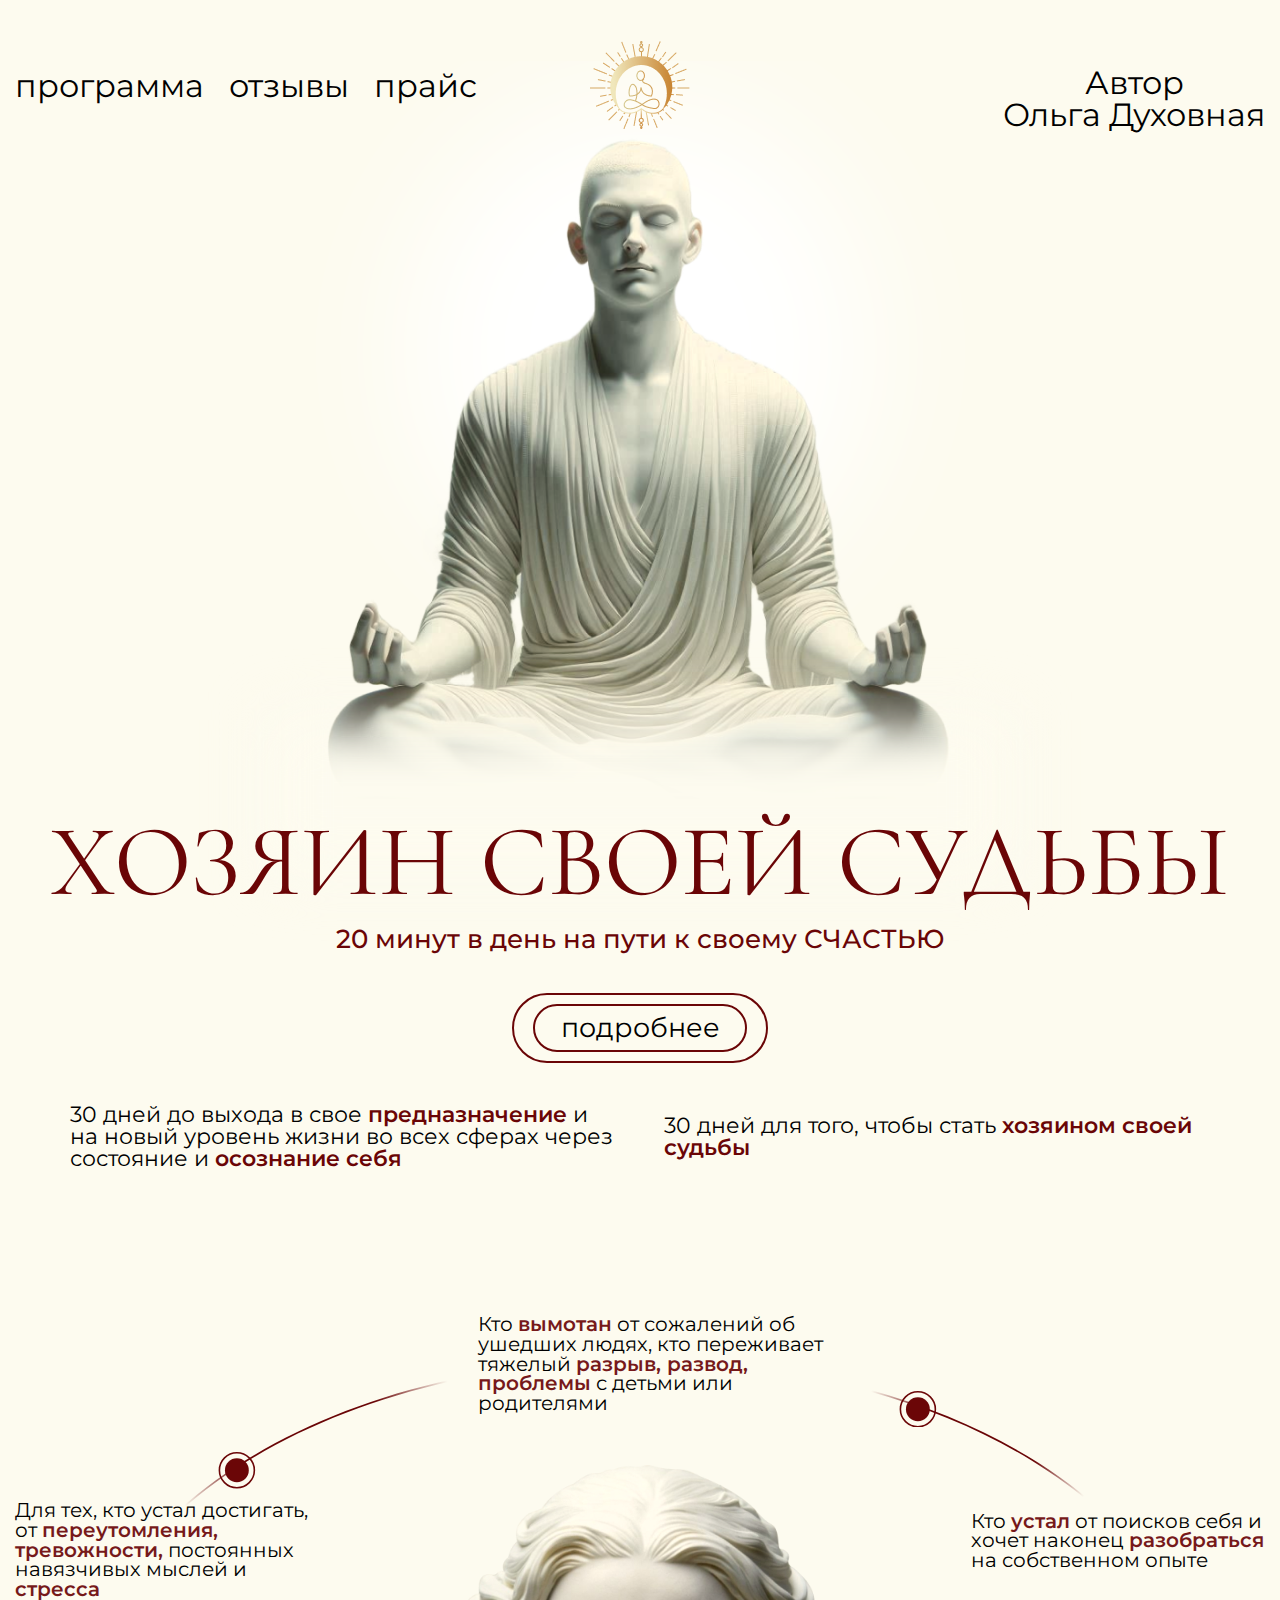
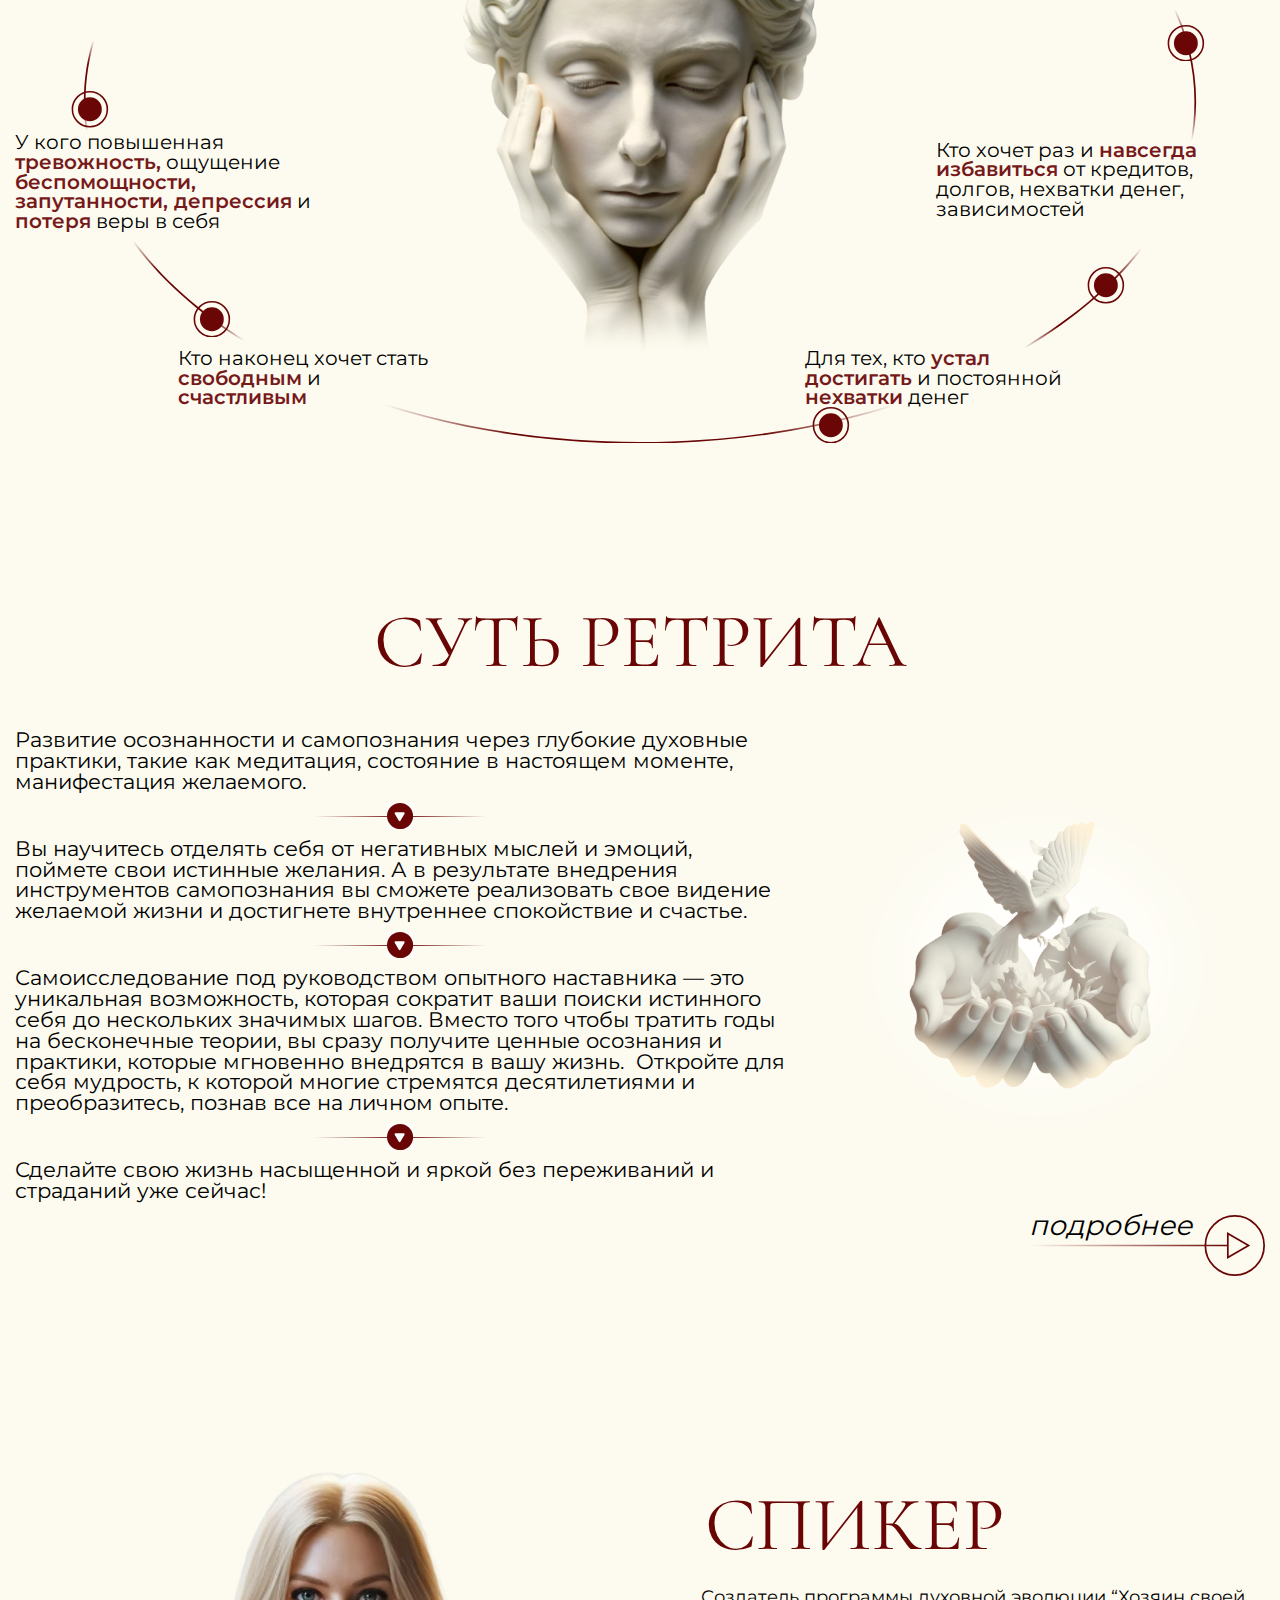
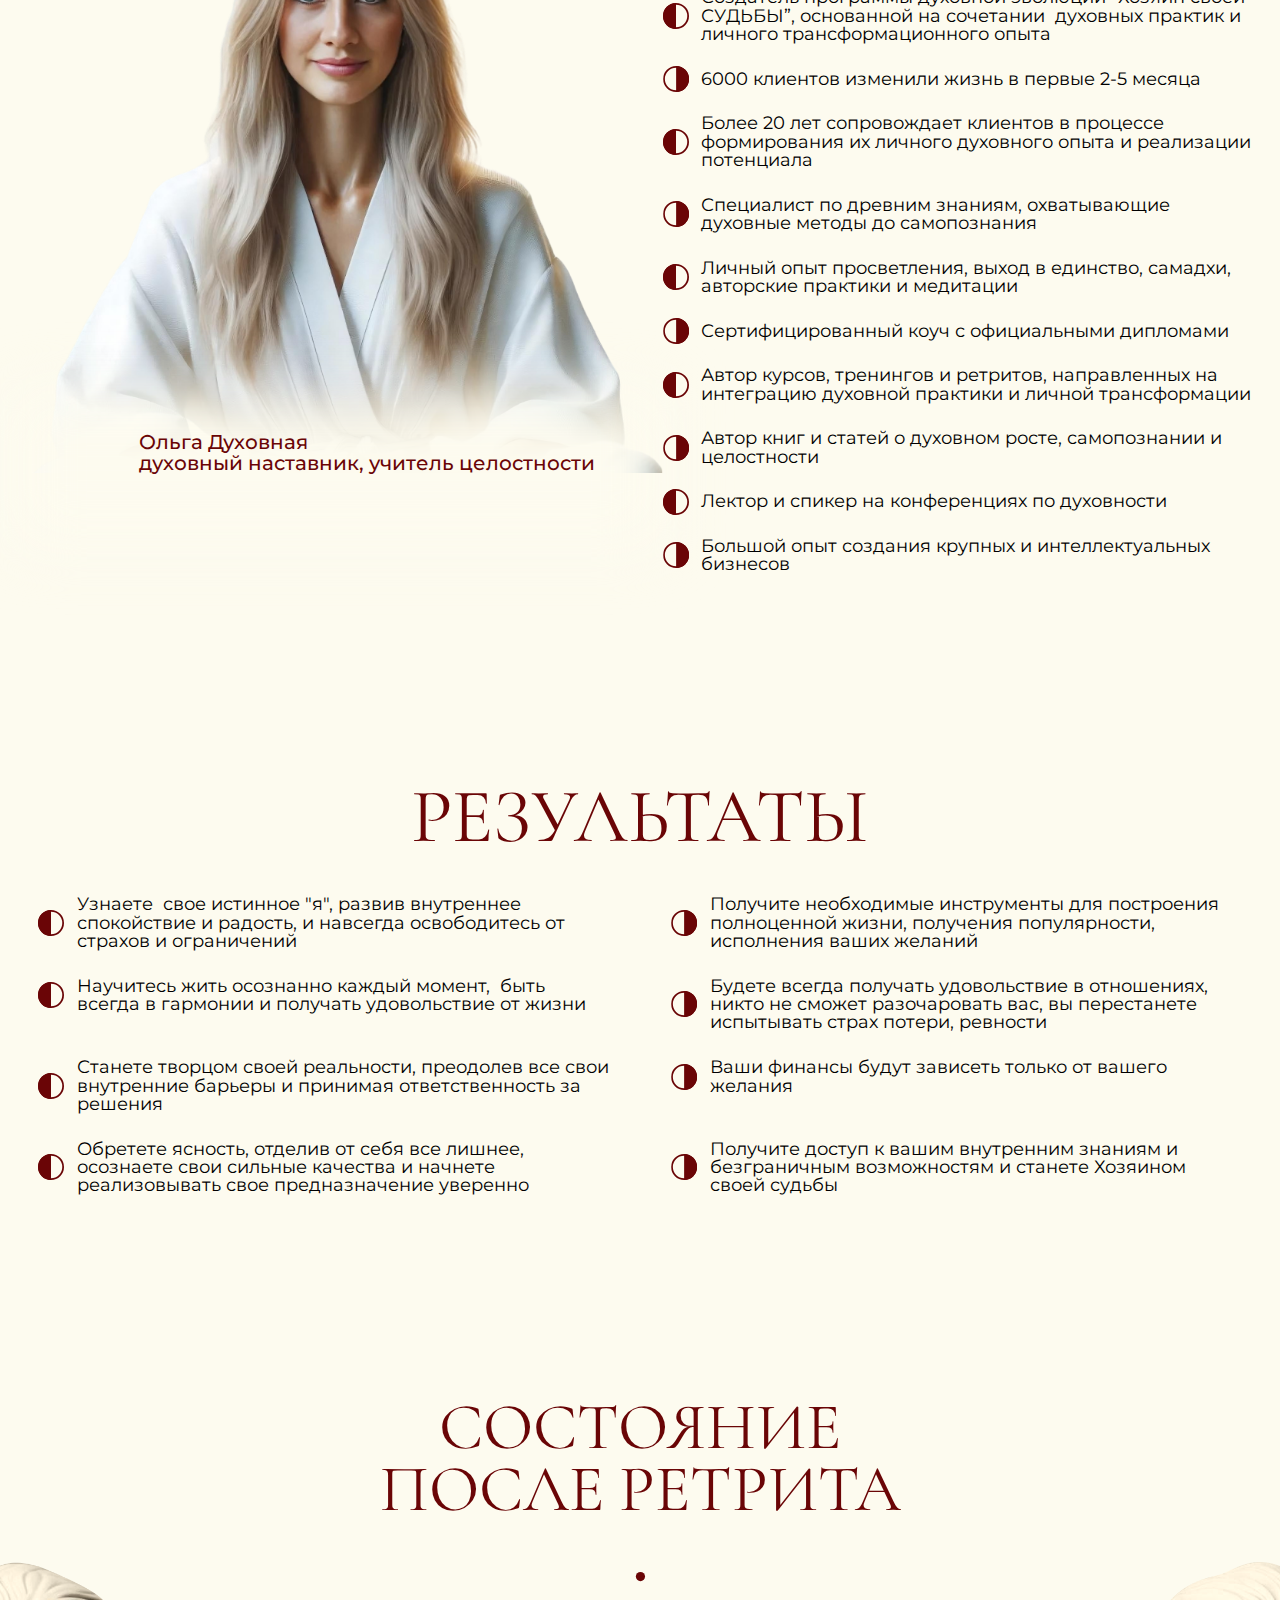
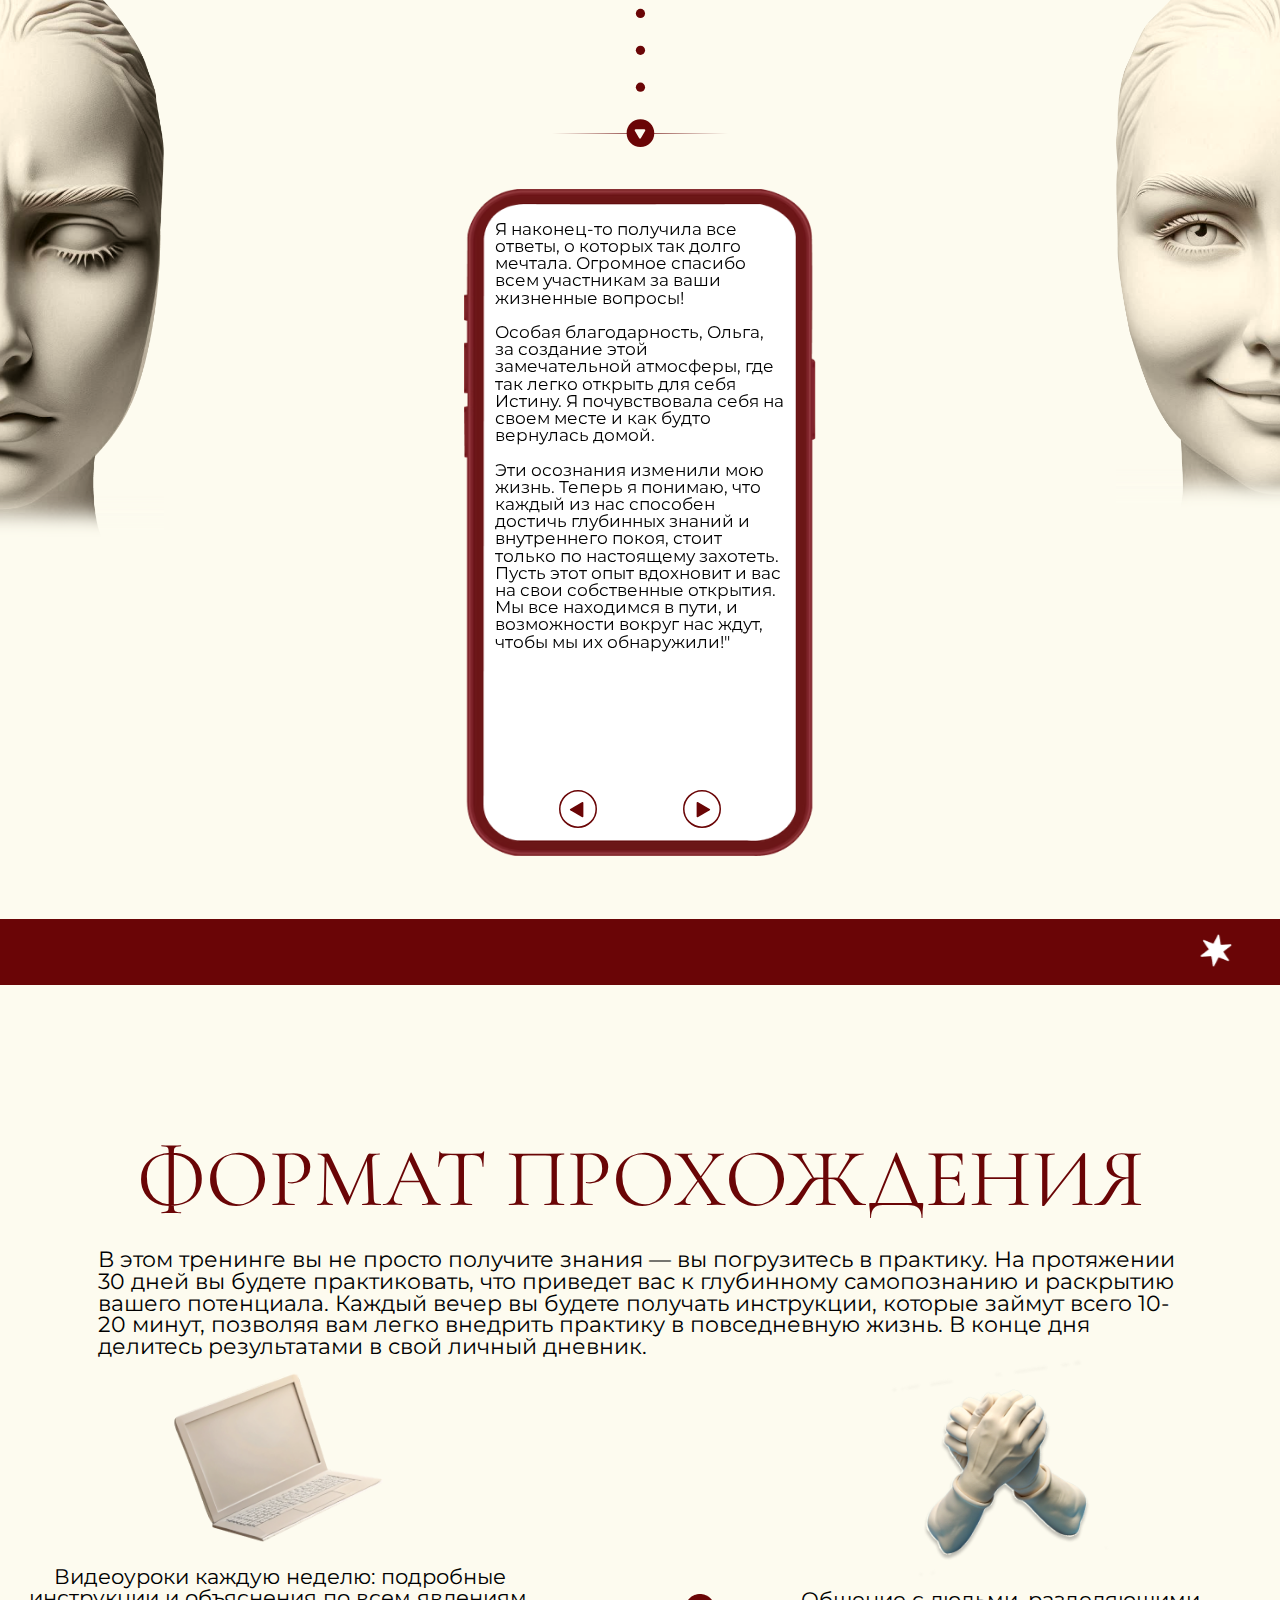
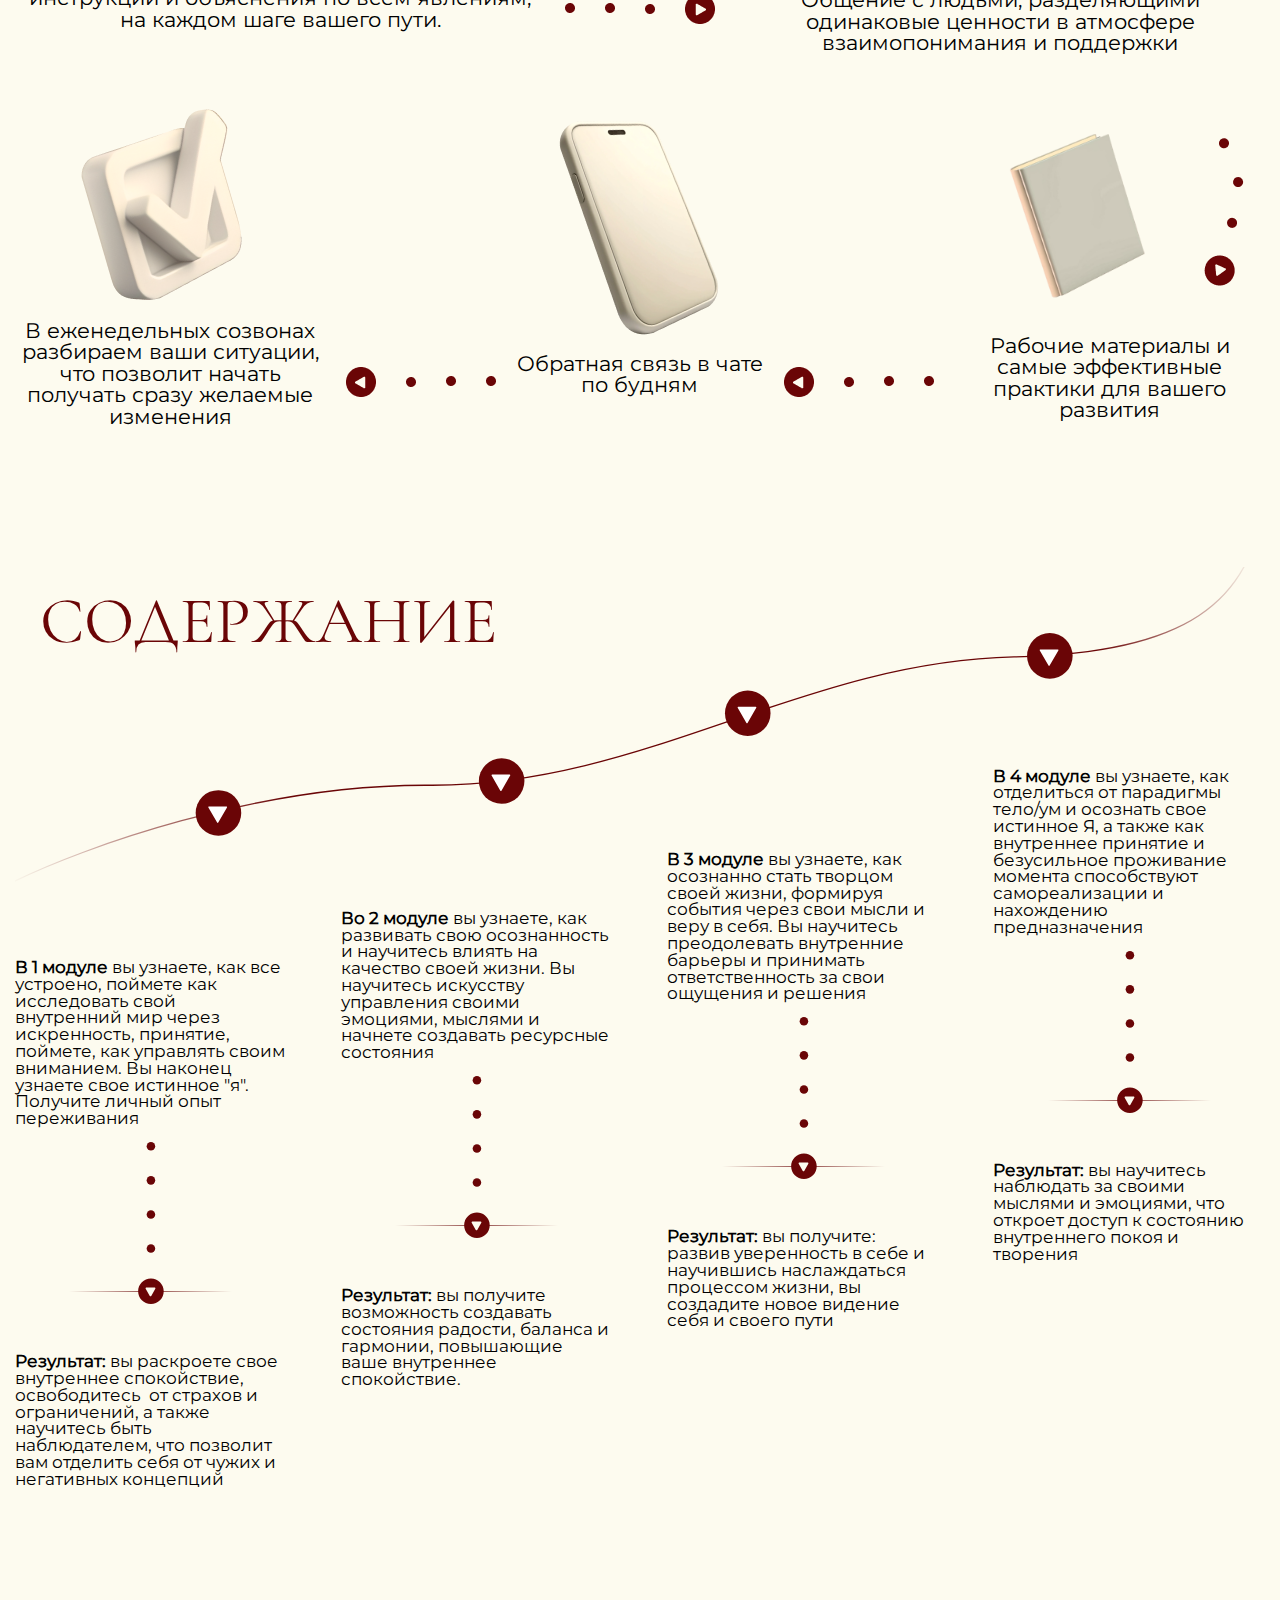
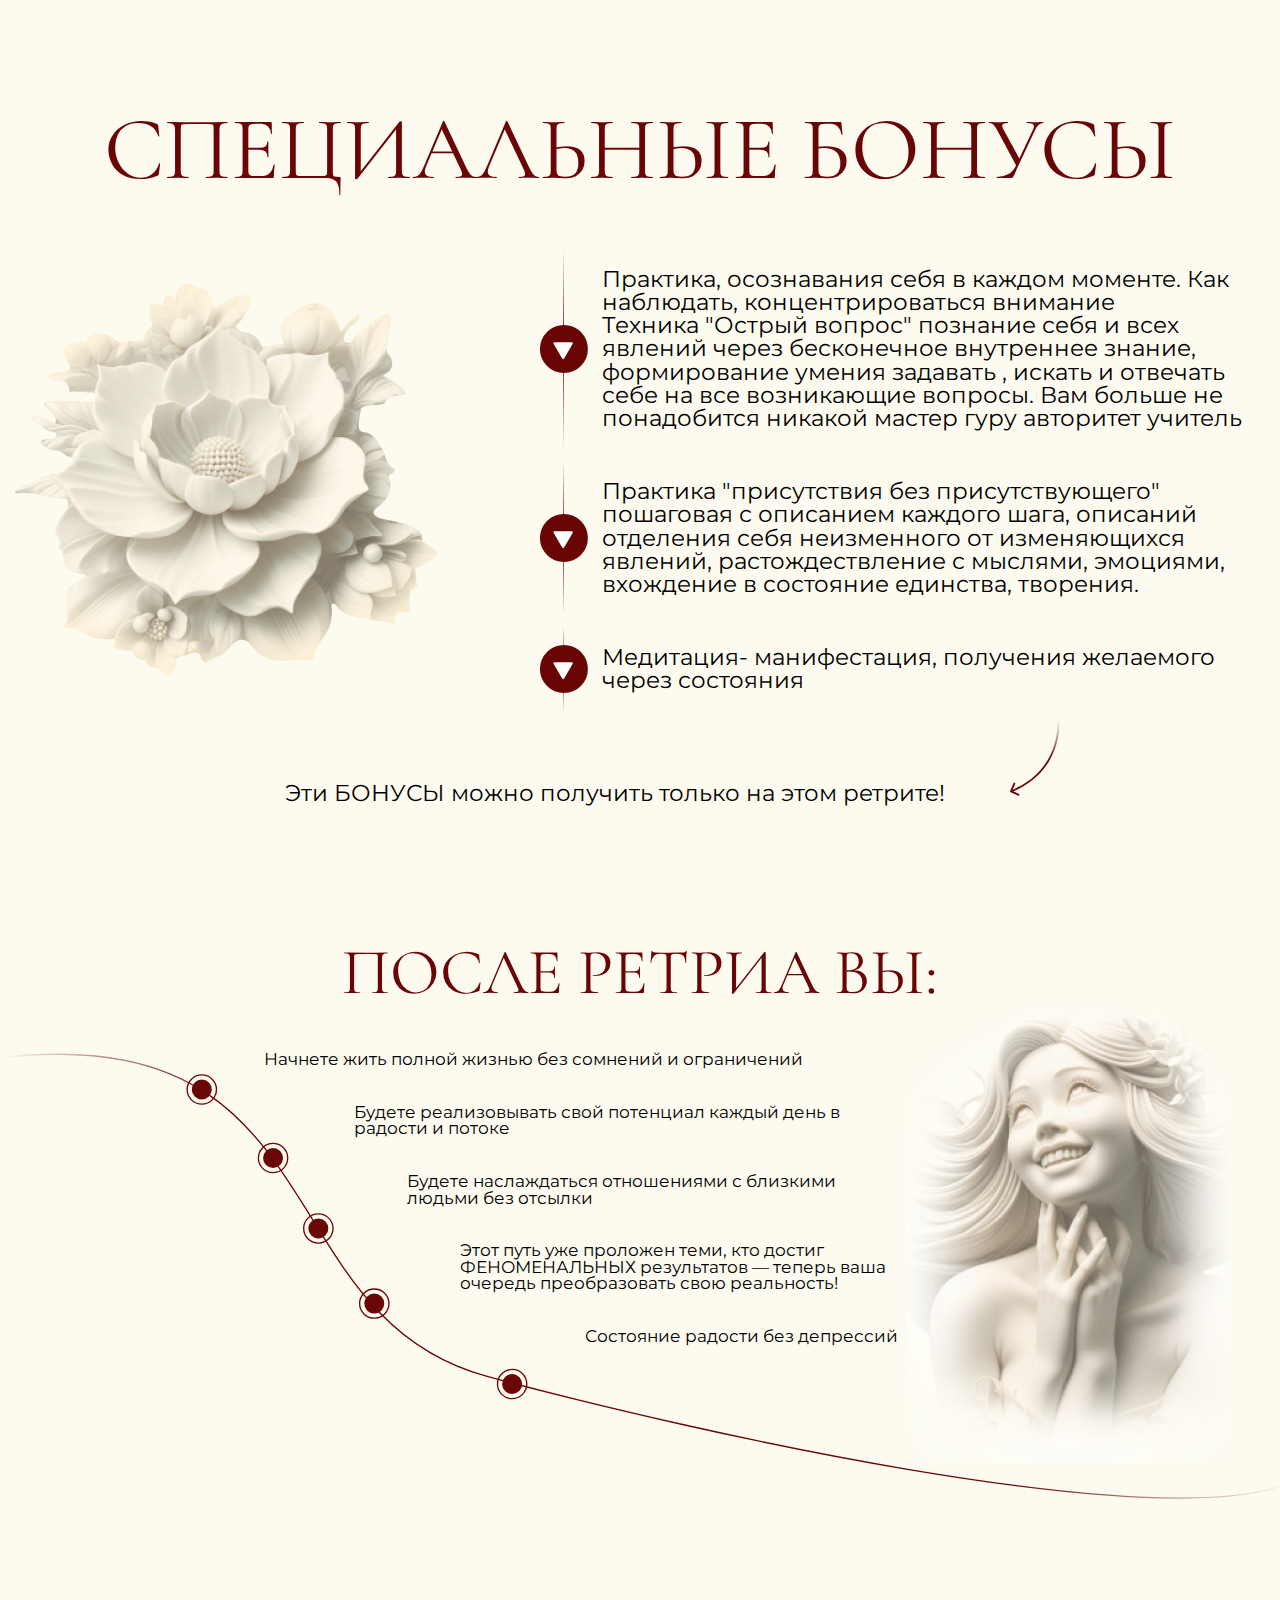
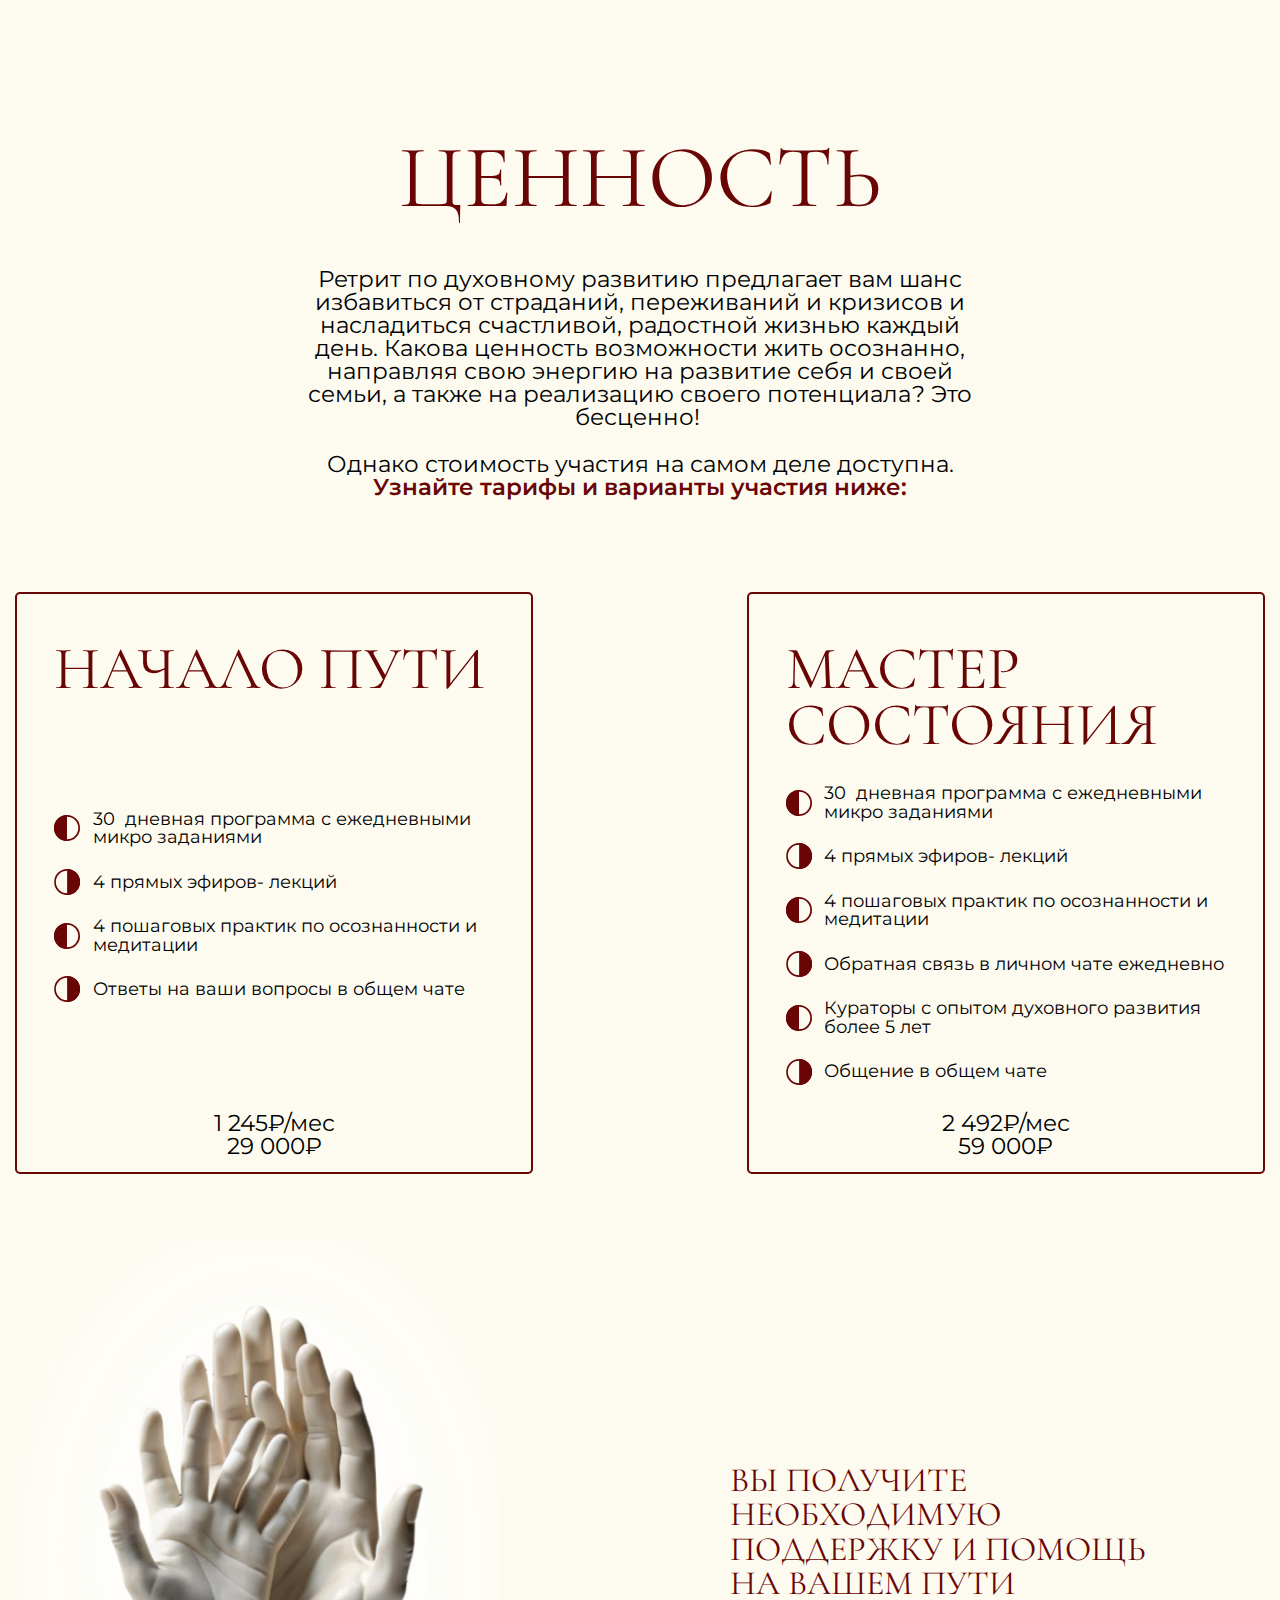
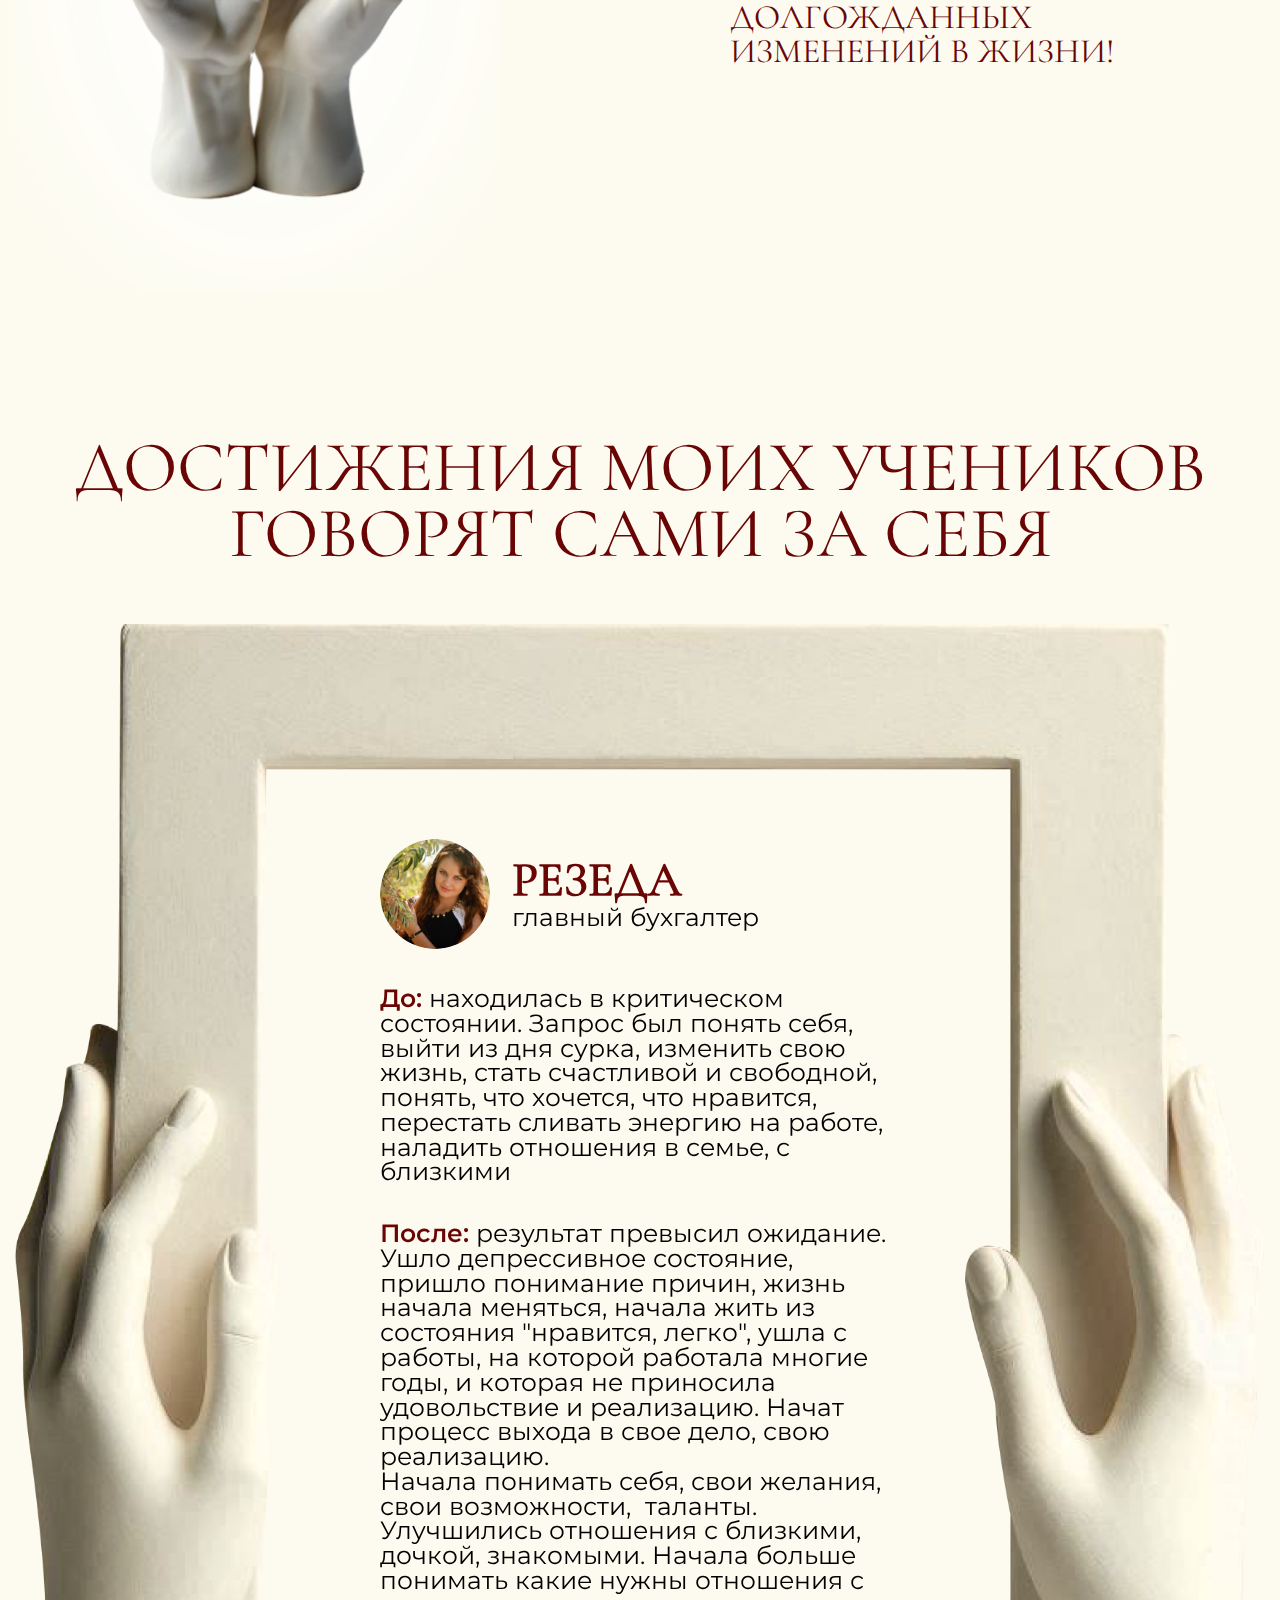
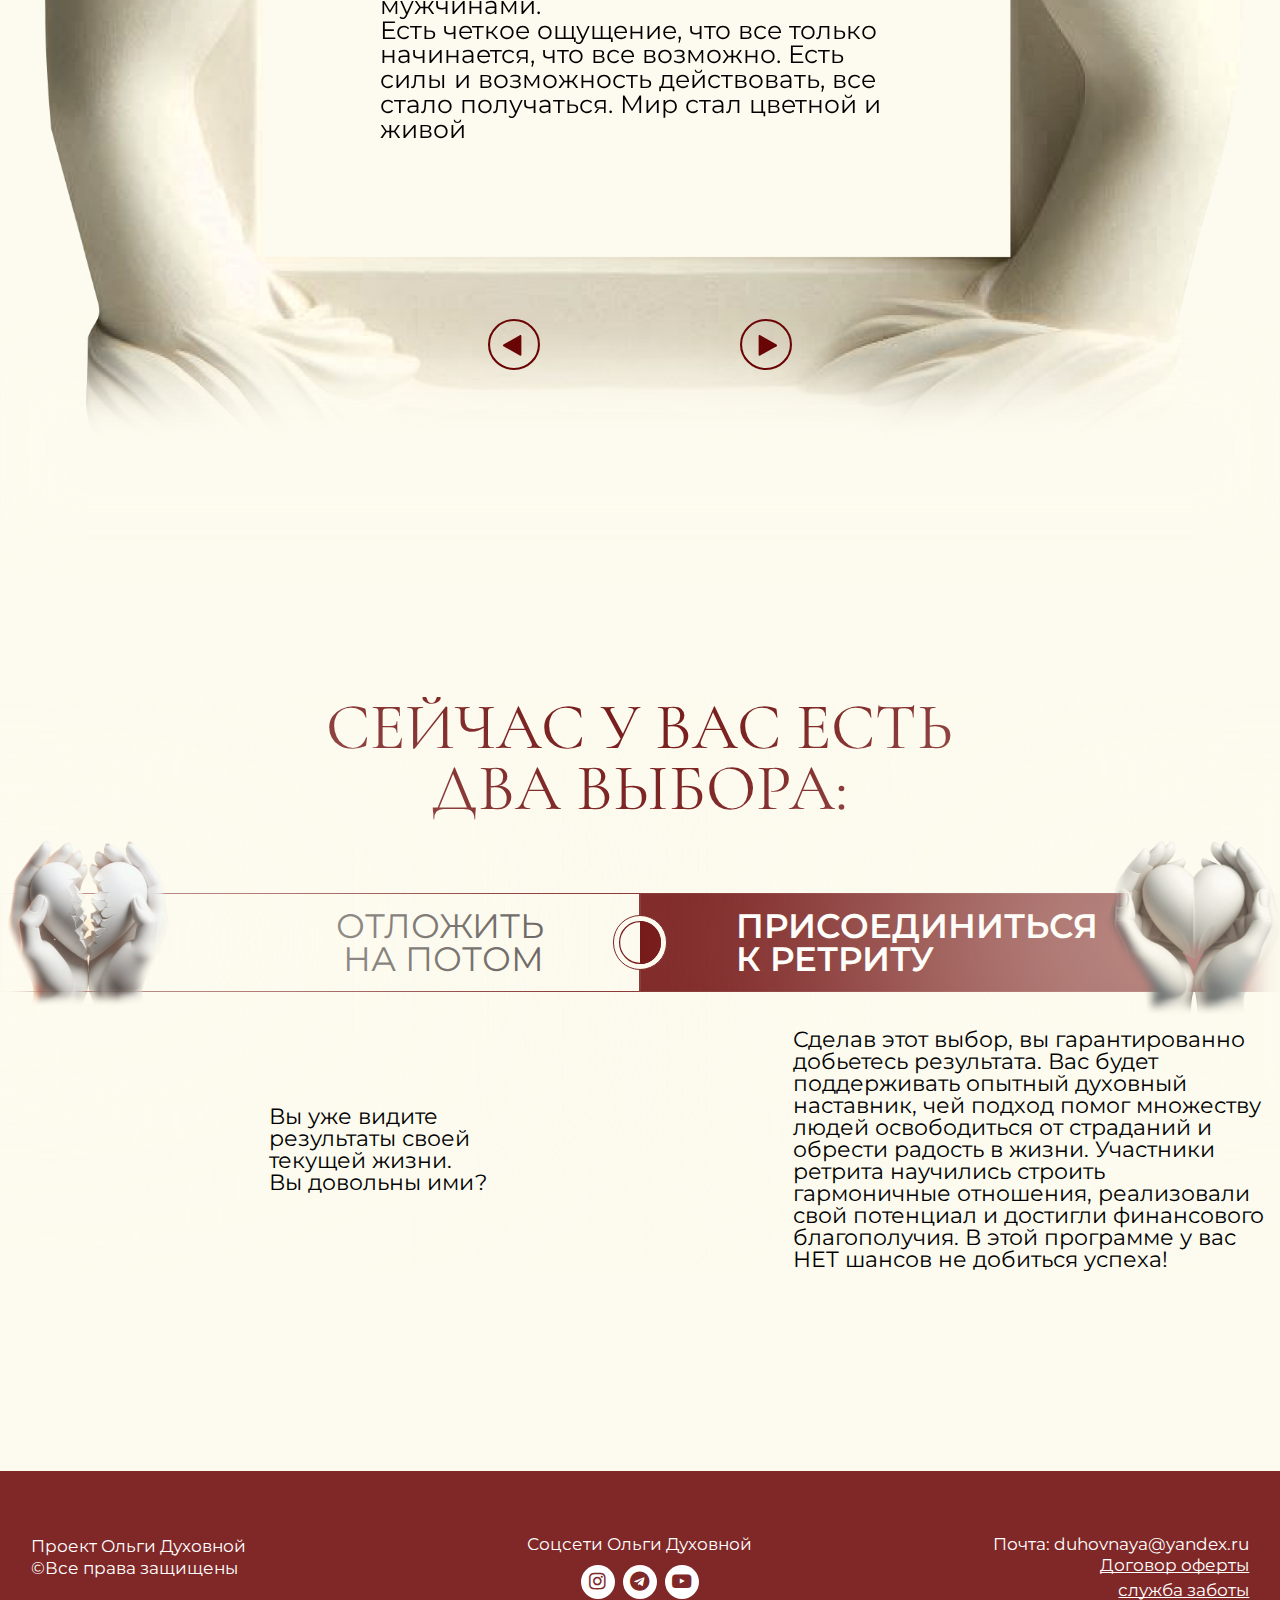
<file: index.html>
<!DOCTYPE html>
<html>
	<head>
		<title>Хозяин своей судьбы</title>
		<meta name="description" content="Краткое емкое описание текста, включающее поисковые запросы пользователей. Тег <description> должен четко и ясно описывать суть содержания, лучше избегать вводных конструкций и общих фраз. Мета-тег <description> должен быть уникальным для каждой страницы сайта.">
		<meta name="keywords" content="ключевые фразы или слова через запятую (важно для SEO)"/>
		<meta charset="UTF-8"/>
		<meta name="viewport" content="width=device-width">
		<link rel="stylesheet" href="font-awesome-4.7.0/css/font-awesome.min.css">
		<link rel="stylesheet" href="css/slider.css">
		<link rel="stylesheet" href="css/swiper-bundle.min.css">
		<link href="favicon.ico" rel="icon">
		<link href="css/style.css" rel="stylesheet" type="text/css"/>
	</head>
	<body>
			<header class="header">
				<div class="header_container">
					<div class="header_menu menu">
						<div class="menu_icon">
							<span></span>
						</div>
						<nav class="menu_body">
							<ul class="menu_list">
								<li><a data-goto=".page_section_1" href="#" class="menu_link">программа</a></li>
								<li><a data-goto=".section_after_retrit" href="#" class="menu_link">отзывы</a></li>
								<li><a data-goto=".page_section_3" href="#" class="menu_link">прайс</a></li>
							</ul>
						</nav>
					</div>
					<a href="" class="header_logo"><img src="images/Logo.png" class="image_logo" alt="Image"/></a>
					<div class="block_author_site">
						<a href="#" class="content_author_site">
							<div class="header_author">Автор</div>
							<div class="name_author">Ольга Духовная</div>
						</a>
					</div>
				</div>
			</header>

		<div class="wrapper">
			<section class="main_section">
				<div class="limited_container">
					<div class="main_section_content">
						<div class="main_section_image_container">
							<img src="images/main_image.png" class="main_section_image" alt="Image"/>
							<svg viewBox="0 0 1042 953" fill="none" xmlns="http://www.w3.org/2000/svg">
								<g filter="url(#filter0_f_101_5)">
								  <ellipse cx="521" cy="407.5" rx="321" ry="345.5" fill="white" />
								</g>
								<defs>
								  <filter id="filter0_f_101_5" x="0" y="-138" width="100%" height="110%" filterUnits="userSpaceOnUse" color-interpolation-filters="sRGB">
									<feFlood flood-opacity="0" result="BackgroundImageFix" />
									<feBlend mode="normal" in="SourceGraphic" in2="BackgroundImageFix" result="shape" />
									<feGaussianBlur stdDeviation="100" result="effect1_foregroundBlur_101_5" />
								  </filter>
								</defs>
							</svg>
							<div class="main_section_shadow">

							</div>
						</div>
						<h1 class="main_section_title">ХОЗЯИН СВОЕЙ СУДЬБЫ</h1>
						<div class="main_section_text">20 минут в день на пути к своему СЧАСТЬЮ</div>
						
						<a href="Lead_magnet.html" class="main_section_button button"><span class="main_section_button_content button_content">подробнее</span></a>
						
						<div class="main_section_block_addidition_info">
							<div class="main_section_block_addidition_info_item">
								30 дней до выхода в свое <span>предназначение</span> и на новый уровень жизни во всех сферах через состояние и <span>осознание себя</span>
							</div>
							<div class="main_section_block_addidition_info_item">
								30 дней для того, чтобы стать <span>хозяином своей судьбы</span>
							</div>
						</div>
					</div>
					
				</div>
			</section>
			<section class="section_for_whom">
				<div class="limited_container">
					<div class="container_for_whom">
						<svg class="svg_image_for_whom" viewBox="0 0 1302 778" fill="none" xmlns="http://www.w3.org/2000/svg">
							<path d="M430 0.667969C300.141 29.4974 189.46 83.0099 112.921 152H115.913C138.379 131.945 163.77 113.203 191.721 96.0071C258.373 55.0024 339.496 22.8542 430 2.71673V0.667969Z" fill="url(#paint0_linear_101_63)" />
							<path d="M919 14.4799C990.679 34.474 1055.39 62.237 1110.28 96.0071C1137.3 112.63 1161.93 130.698 1183.83 150H1186.85C1119.89 90.4209 1027.35 42.5532 919 12.4037V14.4799Z" fill="url(#paint1_linear_101_63)" />
							<path d="M1300 377.5C1300 335.904 1289.6 295.757 1270.28 258H1272.53C1291.68 295.74 1302 335.878 1302 377.5C1302 394.95 1300.19 412.139 1296.67 429H1294.62C1298.17 412.134 1300 394.944 1300 377.5Z" fill="url(#paint2_linear_101_63)" />
							<path d="M1240.75 544C1208.51 586.965 1164.15 625.85 1110.28 658.993C1105.88 661.701 1101.41 664.37 1096.89 667H1100.85C1160.11 632.136 1208.69 590.453 1243.25 544H1240.75Z" fill="url(#paint3_linear_101_63)" />
							<path d="M651 776C765.292 776 872.655 757.847 965.895 726H972.02C877.286 759.099 767.731 778 651 778C526.273 778 409.739 756.421 310.724 719H316.432C414.112 755.174 528.581 776 651 776Z" fill="url(#paint4_linear_101_63)" />
							<path d="M189.544 660H193.364C193.094 659.835 192.824 659.669 192.554 659.504C192.276 659.334 191.999 659.163 191.721 658.993C135.352 624.314 89.3968 583.348 56.8403 538H54.3822C86.9616 583.771 133.05 625.074 189.544 660Z" fill="url(#paint5_linear_101_63)" />
							<path d="M6.19046 423C3.42168 408.063 2 392.88 2 377.5C2 351.701 5.99992 326.46 13.6479 302H11.5503C3.96841 326.451 0 351.69 0 377.5C0 392.885 1.41003 408.067 4.15493 423H6.19046Z" fill="url(#paint6_linear_101_63)" />
							<defs>
							  <linearGradient id="paint0_linear_101_63" x1="118.5" y1="150" x2="425" y2="0.999882" gradientUnits="userSpaceOnUse">
								<stop stop-color="#6A0506" stop-opacity="0" />
								<stop offset="0.257942" stop-color="#6A0506" />
								<stop offset="0.745" stop-color="#6A0506" />
								<stop offset="1" stop-color="#6A0506" stop-opacity="0" />
							  </linearGradient>
							  <linearGradient id="paint1_linear_101_63" x1="921.5" y1="14.4998" x2="1170.5" y2="138" gradientUnits="userSpaceOnUse">
								<stop stop-color="#6A0506" stop-opacity="0" />
								<stop offset="0.257942" stop-color="#6A0506" />
								<stop offset="0.745" stop-color="#6A0506" />
								<stop offset="1" stop-color="#6A0506" stop-opacity="0" />
							  </linearGradient>
							  <linearGradient id="paint2_linear_101_63" x1="1276" y1="269.5" x2="1294.5" y2="423.5" gradientUnits="userSpaceOnUse">
								<stop stop-color="#6A0506" stop-opacity="0" />
								<stop offset="0.257942" stop-color="#6A0506" />
								<stop offset="0.745" stop-color="#6A0506" />
								<stop offset="1" stop-color="#6A0506" stop-opacity="0" />
							  </linearGradient>
							  <linearGradient id="paint3_linear_101_63" x1="1238.5" y1="550" x2="1100.5" y2="666" gradientUnits="userSpaceOnUse">
								<stop stop-color="#6A0506" stop-opacity="0" />
								<stop offset="0.257942" stop-color="#6A0506" />
								<stop offset="0.745" stop-color="#6A0506" />
								<stop offset="1" stop-color="#6A0506" stop-opacity="0" />
							  </linearGradient>
							  <linearGradient id="paint4_linear_101_63" x1="351" y1="732" x2="949" y2="736" gradientUnits="userSpaceOnUse">
								<stop stop-color="#6A0506" stop-opacity="0" />
								<stop offset="0.257942" stop-color="#6A0506" />
								<stop offset="0.745" stop-color="#6A0506" />
								<stop offset="1" stop-color="#6A0506" stop-opacity="0" />
							  </linearGradient>
							  <linearGradient id="paint5_linear_101_63" x1="57.5" y1="540.5" x2="186.5" y2="658.5" gradientUnits="userSpaceOnUse">
								<stop stop-color="#6A0506" stop-opacity="0" />
								<stop offset="0.257942" stop-color="#6A0506" />
								<stop offset="0.745" stop-color="#6A0506" />
								<stop offset="1" stop-color="#6A0506" stop-opacity="0" />
							  </linearGradient>
							  <linearGradient id="paint6_linear_101_63" x1="11.5" y1="306" x2="4.5" y2="412" gradientUnits="userSpaceOnUse">
								<stop stop-color="#6A0506" stop-opacity="0" />
								<stop offset="0.257942" stop-color="#6A0506" />
								<stop offset="0.745" stop-color="#6A0506" />
								<stop offset="1" stop-color="#6A0506" stop-opacity="0" />
							  </linearGradient>
							</defs>
						</svg>
						<img src="images/image_for_whom.png" class="main_image_for_whom" alt="Image"/>
						
						<div class="item_for_whom item_for_whom_1">Кто <span>вымотан</span> от сожалений об ушедших людях, кто переживает тяжелый <span>разрыв, развод, проблемы</span> с детьми или родителями</div>
						<div class="item_for_whom item_for_whom_2">Для тех, кто устал достигать, от <span>переутомления, тревожности,</span> постоянных навязчивых мыслей и <span>стресса</span></div>
						<div class="item_for_whom item_for_whom_3">Кто <span>устал</span> от поисков себя и хочет наконец <span>разобраться</span> на собственном опыте</div>
						<div class="item_for_whom item_for_whom_4">У кого повышенная <span>тревожность,</span> ощущение <span>беспомощности, запутанности, депрессия</span> и <span>потеря</span> веры в себя</div>
						<div class="item_for_whom item_for_whom_5">Кто хочет раз и <span>навсегда избавиться</span> от кредитов, долгов, нехватки денег, зависимостей</div>
						<div class="item_for_whom item_for_whom_6">Кто наконец хочет стать <span>свободным</span> и <span>счастливым</span></div>
						<div class="item_for_whom item_for_whom_7">Для тех, кто <span>устал достигать</span> и постоянной <span>нехватки</span> денег</div>
							
						<div class="item_for_whom_stile_element item_for_whom_stile_element_1">
							<svg class="svg_decoration" viewBox="0 0 46 46" fill="none" xmlns="http://www.w3.org/2000/svg">
								<circle cx="23" cy="23" r="22" stroke="#6B0607" stroke-width="2" />
								<circle cx="23" cy="23" r="15" fill="#6B0607" />
							</svg>
						</div>
						<div class="item_for_whom_stile_element item_for_whom_stile_element_2">
							<svg class="svg_decoration" viewBox="0 0 46 46" fill="none" xmlns="http://www.w3.org/2000/svg">
								<circle cx="23" cy="23" r="22" stroke="#6B0607" stroke-width="2" />
								<circle cx="23" cy="23" r="15" fill="#6B0607" />
							</svg>
						</div>
						<div class="item_for_whom_stile_element item_for_whom_stile_element_3">
							<svg class="svg_decoration" viewBox="0 0 46 46" fill="none" xmlns="http://www.w3.org/2000/svg">
								<circle cx="23" cy="23" r="22" stroke="#6B0607" stroke-width="2" />
								<circle cx="23" cy="23" r="15" fill="#6B0607" />
							</svg>
						</div>
						<div class="item_for_whom_stile_element item_for_whom_stile_element_4">
							<svg class="svg_decoration" viewBox="0 0 46 46" fill="none" xmlns="http://www.w3.org/2000/svg">
								<circle cx="23" cy="23" r="22" stroke="#6B0607" stroke-width="2" />
								<circle cx="23" cy="23" r="15" fill="#6B0607" />
							</svg>
						</div>
						<div class="item_for_whom_stile_element item_for_whom_stile_element_5">
							<svg class="svg_decoration" viewBox="0 0 46 46" fill="none" xmlns="http://www.w3.org/2000/svg">
								<circle cx="23" cy="23" r="22" stroke="#6B0607" stroke-width="2" />
								<circle cx="23" cy="23" r="15" fill="#6B0607" />
							</svg>
						</div>
						<div class="item_for_whom_stile_element item_for_whom_stile_element_6">
							<svg class="svg_decoration" viewBox="0 0 46 46" fill="none" xmlns="http://www.w3.org/2000/svg">
								<circle cx="23" cy="23" r="22" stroke="#6B0607" stroke-width="2" />
								<circle cx="23" cy="23" r="15" fill="#6B0607" />
							</svg>
						</div>
						<div class="item_for_whom_stile_element item_for_whom_stile_element_7">
							<svg class="svg_decoration" viewBox="0 0 46 46" fill="none" xmlns="http://www.w3.org/2000/svg">
								<circle cx="23" cy="23" r="22" stroke="#6B0607" stroke-width="2" />
								<circle cx="23" cy="23" r="15" fill="#6B0607" />
							</svg>
						</div>
					</div>
				</div>
			</section>

			<section class="section_the_gist" id="the_gist">
				<div class="limited_container_the_gist">
					<h4 class="title_the_gist">СУТЬ РЕТРИТА</h4>
					<div class="content_the_gist">
						<div class="container_content_the_gist">
	                            <div class="conteiner_info_the_gist ">
									Развитие осознанности и самопознания через глубокие духовные практики, такие как медитация, состояние в настоящем моменте, манифестация желаемого.
									<div class="separator_the_gist">
										<div class="container_separator_svg">
											<svg class="separator_svg" viewBox="0 0 30 30" fill="none" xmlns="http://www.w3.org/2000/svg">
												<path fill-rule="evenodd" clip-rule="evenodd" d="M15 30C23.2843 30 30 23.2843 30 15C30 6.71573 23.2843 0 15 0C6.71573 0 0 6.71573 0 15C0 23.2843 6.71573 30 15 30ZM13.634 20.5C14.0189 21.1667 14.9811 21.1667 15.366 20.5L20.1292 12.25C20.5141 11.5833 20.0329 10.75 19.2631 10.75H9.73686C8.96706 10.75 8.48593 11.5833 8.87083 12.25L13.634 20.5Z" fill="#6A0506" />
											</svg>
										</div>
										<div class="separator_the_gist_line"></div>
									</div>
								</div>
								<div class="conteiner_info_the_gist ">
									Вы научитесь отделять себя от негативных мыслей и эмоций, поймете свои истинные желания. А в результате внедрения инструментов самопознания вы сможете реализовать свое видение желаемой жизни и достигнете внутреннее спокойствие и счастье.
									<div class="separator_the_gist">
										<div class="container_separator_svg">
											<svg class="separator_svg" viewBox="0 0 30 30" fill="none" xmlns="http://www.w3.org/2000/svg">
												<path fill-rule="evenodd" clip-rule="evenodd" d="M15 30C23.2843 30 30 23.2843 30 15C30 6.71573 23.2843 0 15 0C6.71573 0 0 6.71573 0 15C0 23.2843 6.71573 30 15 30ZM13.634 20.5C14.0189 21.1667 14.9811 21.1667 15.366 20.5L20.1292 12.25C20.5141 11.5833 20.0329 10.75 19.2631 10.75H9.73686C8.96706 10.75 8.48593 11.5833 8.87083 12.25L13.634 20.5Z" fill="#6A0506" />
											</svg>
										</div>
										<div class="separator_the_gist_line"></div>
									</div>
								</div>
								<div class="conteiner_info_the_gist ">
									Самоисследование под руководством опытного наставника — это уникальная возможность, которая сократит ваши поиски истинного себя до нескольких значимых шагов. Вместо того чтобы тратить годы на бесконечные теории, вы сразу получите ценные осознания и практики, которые мгновенно внедрятся в вашу жизнь. 
									Откройте для себя мудрость, к которой многие стремятся десятилетиями и преобразитесь, познав все на личном опыте. 
									<div class="separator_the_gist">
										<div class="container_separator_svg">
											<svg class="separator_svg" viewBox="0 0 30 30" fill="none" xmlns="http://www.w3.org/2000/svg">
												<path fill-rule="evenodd" clip-rule="evenodd" d="M15 30C23.2843 30 30 23.2843 30 15C30 6.71573 23.2843 0 15 0C6.71573 0 0 6.71573 0 15C0 23.2843 6.71573 30 15 30ZM13.634 20.5C14.0189 21.1667 14.9811 21.1667 15.366 20.5L20.1292 12.25C20.5141 11.5833 20.0329 10.75 19.2631 10.75H9.73686C8.96706 10.75 8.48593 11.5833 8.87083 12.25L13.634 20.5Z" fill="#6A0506" />
											</svg>
										</div>
										<div class="separator_the_gist_line"></div>
									</div>
								</div>
								<div class="conteiner_info_the_gist ">
									Сделайте свою жизнь насыщенной и яркой без переживаний и страданий уже сейчас!
								</div>
	                    </div>
                        <div class="container_image_the_gist">
							<img src="images/image_the_gist.png" class="image_the_gist" alt="Image"/>
						</div>
					</div>
					<div class="container_button_the_gist">
						<a href="Lead_magnet.html" class="button_the_gist">
							<span class="button_the_gist_text">подробнее</span>
							<img src="icons-svg/icon_button_svg.svg" class="button_image_svg" alt="SVG"/>
						</a>
					</div>
				</div>
			</section>

			<section class="section_speaker">
				<div class="limited_container">
					<div class="speaker_content">
						<div class="speaker_container_image">
							<img src="images/speaker_image.png" class="speaker_image" alt="Image Author"/>
							<div class="stile_element_speaker"></div>
							<div class="container_name_speaker">
								Ольга Духовная<br/>
								духовный наставник, учитель целостности
							</div>
						</div>
						<div class="speaker_information">
							<h4 class="title_speaker_information" data-da=".speaker_content, 991, first">СПИКЕР</h4>
							<ul class="list_speaker">
								<li class="list_item_speaker"><img src="icons-svg/svg_speaker.svg" class="svg_speaker_list" alt="svg"/>Создатель программы духовной эволюции “Хозяин своей СУДЬБЫ”, основанной на  сочетании  духовных практик и личного трансформационного опыта</li>
								<li class="list_item_speaker"><img src="icons-svg/svg_speaker.svg" class="svg_speaker_list" alt="svg"/>6000 клиентов изменили жизнь в первые 2-5 месяца</li>
								<li class="list_item_speaker"><img src="icons-svg/svg_speaker.svg" class="svg_speaker_list" alt="svg"/>Более 20 лет сопровождает клиентов в процессе формирования их личного  духовного опыта и реализации потенциала</li>
								<li class="list_item_speaker"><img src="icons-svg/svg_speaker.svg" class="svg_speaker_list" alt="svg"/>Специалист по древним знаниям, охватывающие духовные методы до  самопознания</li>
								<li class="list_item_speaker"><img src="icons-svg/svg_speaker.svg" class="svg_speaker_list" alt="svg"/>Личный опыт просветления, выход в единство, самадхи, авторские практики и  медитации</li>
								<li class="list_item_speaker"><img src="icons-svg/svg_speaker.svg" class="svg_speaker_list" alt="svg"/>Сертифицированный коуч с официальными дипломами</li>
								<li class="list_item_speaker"><img src="icons-svg/svg_speaker.svg" class="svg_speaker_list" alt="svg"/>Автор курсов, тренингов и ретритов, направленных на интеграцию духовной  практики и личной трансформации</li>
								<li class="list_item_speaker"><img src="icons-svg/svg_speaker.svg" class="svg_speaker_list" alt="svg"/>Автор книг и статей о духовном росте, самопознании и целостности</li>
								<li class="list_item_speaker"><img src="icons-svg/svg_speaker.svg" class="svg_speaker_list" alt="svg"/>Лектор и спикер на конференциях по духовности</li>
								<li class="list_item_speaker"><img src="icons-svg/svg_speaker.svg" class="svg_speaker_list" alt="svg"/>Большой опыт создания крупных и интеллектуальных бизнесов</li>
							</ul>
						</div>
					</div>
				</div>
			</section>

			<section class="section_results">
				<div class="limited_container_results">
					<div class="content_results">
						<h4 class="title_results">РЕЗУЛЬТАТЫ</h4>
						<ul class="list_results list_speaker">
							<li class="list_item_results list_item_speaker"><img src="icons-svg/svg_speaker.svg" class="svg_speaker_list" alt="svg"/>Узнаете  свое истинное "я", развив внутреннее спокойствие и радость, и навсегда освободитесь от страхов и ограничений</li>
							<li class="list_item_results list_item_speaker"><img src="icons-svg/svg_speaker.svg" class="svg_speaker_list" alt="svg"/>Получите необходимые инструменты для построения полноценной жизни, получения популярности, исполнения ваших желаний</li>
							<li class="list_item_results list_item_speaker"><img src="icons-svg/svg_speaker.svg" class="svg_speaker_list" alt="svg"/>Научитесь жить осознанно каждый момент,  быть всегда в гармонии и получать удовольствие от жизни</li>
							<li class="list_item_results list_item_speaker"><img src="icons-svg/svg_speaker.svg" class="svg_speaker_list" alt="svg"/>Будете всегда получать удовольствие в отношениях, никто не сможет разочаровать вас, вы перестанете испытывать страх потери, ревности</li>
							<li class="list_item_results list_item_speaker"><img src="icons-svg/svg_speaker.svg" class="svg_speaker_list" alt="svg"/>Станете творцом своей реальности, преодолев все свои внутренние барьеры и принимая ответственность за решения</li>
							<li class="list_item_results list_item_speaker"><img src="icons-svg/svg_speaker.svg" class="svg_speaker_list" alt="svg"/>Ваши финансы будут зависеть только от вашего желания</li>
							<li class="list_item_results list_item_speaker"><img src="icons-svg/svg_speaker.svg" class="svg_speaker_list" alt="svg"/>Обретете ясность, отделив от себя все лишнее,  осознаете свои сильные качества и начнете реализовывать свое предназначение уверенно</li>
							<li class="list_item_results list_item_speaker"><img src="icons-svg/svg_speaker.svg" class="svg_speaker_list" alt="svg"/>Получите доступ к вашим внутренним знаниям и безграничным возможностям и станете Хозяином своей судьбы</li>
						</ul>
					</div>
				</div>
			</section>

			<section class="section_after_retrit">
				<h4 class="title_after_retrit">СОСТОЯНИЕ ПОСЛЕ РЕТРИТА</h4>
				<div class="content_after_retrit">
					<div class="container_image_emotion container_image_emotion_1">
						<img src="images/image_bad.png" class="image_emotion" alt="Image"/>
						<div class="stile_element_speaker"></div>
					</div>

					<div class="main_container_slider-phone">
						<div class="stile_element_slider-phone">
							<img src="icons-svg/image_style_element_slider_phone.svg" class="stile_element_slider-phone_image" alt="Decoration"/>
						</div>
						<div class="container_phone-slider">
							<img src="images/image_phone.png" class="image_phone-slider" alt="Phone"/>
							<div class="main_slider swiper-container">
								<div class="main_slider_wrapper swiper-wrapper">
									<div class="main_slider_slide swiper-slide">
										<div class="main_slider_content">
											Я наконец-то получила все ответы, о которых так долго мечтала. Огромное спасибо всем участникам за ваши жизненные вопросы!
											<br/><br/>Особая благодарность, Ольга, за создание этой замечательной атмосферы, где так легко открыть для себя Истину. Я почувствовала себя на своем месте и как будто вернулась домой. 
											<br/><br/>Эти осознания изменили мою жизнь. Теперь я понимаю, что каждый из нас способен достичь глубинных знаний и внутреннего покоя, стоит только по настоящему захотеть. Пусть этот опыт вдохновит и вас на свои собственные открытия. Мы все находимся в пути, и возможности вокруг нас ждут, чтобы мы их обнаружили!"
										</div>
									</div>
									<div class="main_slider_slide swiper-slide">
										<div class="main_slider_content">
											"Ольга, искренне благодарю тебя за то, что ты подарила мне ощущение настоящей свободы и счастья. Прошло два месяца с нашего курса, и моя жизнь кардинально изменилась! Впервые я осознала, что важно жить именно в настоящем моменте, и наслаждаться каждой минутой, несмотря на свои заботы и тревоги.
											<br/><br/>Сейчас я просто удивляюсь, как легко начать действовать. Все затруднения, которые раньше казались непреодолимыми, стали решаться сами собой. Я заметила, как моя жизнь наполнилась радостью, все вокруг меня заиграло яркими красками. Каждый день я открываю для себя что-то  удивительное.
											<br/><br/>Это невероятное ощущение, когда ты понимаешь, что жизнь можно прожить с радостью и без страха. Я счастлива, что сделала выбор в пользу перемен. Твоя поддержка сыграла в этом огромную роль. Безграничная благодарность тебе за ту ценность, которую ты привнесла в мою жизнь!"
										</div>
									</div>
									<div class="main_slider_slide swiper-slide">
										<div class="main_slider_content">
											"Дорогая Ольга! Не хватает слов, чтобы выразить всю свою благодарность за то, что ты открыла мне дверь в мир счастья и свободы. Прошло всего 1.5 месяца после ретрита, но изменения, переживаемые мной, просто невероятные! Я никогда не думала, что смогу испытать такой прилив сил и радости, и мне уже есть чем делиться с внуками.
											<br/><br/>Сейчас я научилась жить в настоящем, не оглядываясь на прошлое и не тревожась о том, что будет впереди. Каждый день это настоящий подарок.  Все начало складываться в мою пользу. Все, что вызывало у меня стресс и переживания, теперь все происходит так легко.
											<br/><br/>Я наслаждаюсь каждым моментом и с удивлением смотрю на новую активную жизнь вокруг себя! Я поняла, что жизнь действительно стоит того, чтобы её проживать с радостью и любопытством. 
											<br/><br/>Ольга, ты сделала для меня больше, чем я могла представить. Я полна благодарности, и чувствую себя по-настоящему счастливой. Спасибо тебе за этот путь!" 
										</div>
									</div>
									<div class="main_slider_slide swiper-slide">
										<div class="main_slider_content">
											Сколько себя помню, я постоянно училась всю свою жизнь, 3 высших образований, разные курсы, семинары, поездки, бесконечные поиски ответов.
											<br/><br/>
											И лишь когда присоединилась к этому ретриту, осознала, что все необходимые знания собраны тут в одном месте. Это моя конечная точка!
											<br/><br/>
											Теперь я постоянно нахожусь в состоянии счастья, благодарности, жизнь происходит сама, я только удивляюсь насколько все складывается идеально для меня 🤍
										</div>
									</div>
									<div class="main_slider_slide swiper-slide">
										<div class="main_slider_content">
											 Некоторое время назад мой брак оказался на грани распада, и я поняла, что пора разводиться. Мы не могли найти общий язык, столько было обид, непонимания, непринятия, что полностью разочаровалась в отношениях, муже и себе, не знала как найти выход.
											<br/><br/>
											Но к счастью, все изменилось к лучшему. После этого ретрита как будто увидела свет в конце туннеля. Удивительно, но все стало так понятно, и вскоре ситуация разрешилась. Конечно это произошло после того, как я осознала все, что происходит. У меня была жизнь до и после ретрита, моё состояние полностью поменялось. И я всегда мечтала об этом. С мужем мы нашли общий язык, и наши отношения существенно улучшились. 
											<br/><br/>
											Кроме того, я решилась оставить свою работу, которая не приносила мне счастья, и это решение стало поворотным моментом в моей жизни."
										</div>
									</div>
									<div class="main_slider_slide swiper-slide">
										<div class="main_slider_content">
											"🖐После ретрита моя жизнь кардинально изменилась в лучшую, неожиданную сторону. Я освободилась от необходимости зависеть от мнения окружающих, от их любви и поддержки. Этот путь был непростым для меня. Я всю жизнь бегала за родителями, их любовью, за друзьями, старалась быть хорошей; потом  на работе старалась изо всех сил быть лучшей и работать больше; потом открыла свой бизнес, стала угождать клиентам из последних сил. Не говоря уже об отношениях. Сначала бегала по свиданиям, старалась понравиться всем и найти своего человека, потом много лет угождала мужу, потом сыну. 🙊 Вообще , казалось, не жила для себя, отчаивалась, расстраивалась, когда что то шло не так.
											<br/><br/>
											После ретрита я обнаружила в себе невероятные силы, которые растут с каждым днем. Я поняла, что мне не нужно ни за кем бегать, устраивать свою жизнь, все само собой случилось, как я хотела, я изменила свой настрой, все отпустила. Даже не знала, что так можно было.
											<br/><br/>
											Теперь я уверена, что все, что происходит в моей жизни, происходит именно ради моего блага." 
										</div>
									</div>
									<div class="main_slider_slide swiper-slide">
										<div class="main_slider_content">
											Приветствую всех! Хочу поделиться своим удивительным опытом, который произошел после того, как я много раз прослушала и сделала все практики, что были на ретрите.
											<br/><br/>
											Наконец-то я освободилась от обид на себя за все те ошибки, которые совершала в состоянии безысходности. Груз прошлых неудач мешал мне многие годы. Я постоянно была  в этих состояниях, даже не осознавая этого.  После разбора Ольги, когда она открыла мне глаза на мою жизнь и как все происходит, я почувствовала, как мои внутренние тиски, которые не давали мне жить и двигаться в жизни ослабли навсегда. 
											Я словно сбросила с себя ненужную кожу, оставила позади старую жизнь. Я больше ничего не боюсь, не нервничаю и не переживаю, даже, если что то идёт не так. Я ВИЖУ, для чего все это и спокойна, я просто наблюдаю и получаю удовольствие от каждой минуты жизни⚡️
											<br/><br/>
											Теперь, чтобы не вернуться в те старые переживания, я постоянно задаю себе важные вопросы из наших практик. Это поддерживает меня, когда я забываюсь и  готова расстроиться. Я сразу вспоминаю и возвращаюсь в ресурсное состояние. 
											<br/><br/>
											Огромная благодарность тебе, Ольга, за то, что ты встретилась на моем пути и помогла изменить мою жизнь навсегда!
										</div>
									</div>
									<div class="main_slider_slide swiper-slide">
										<div class="main_slider_content">
											"Хочу поделиться,  как после участия в ретрите я ощутила невероятные изменения в своем  состоянии и конечно в жизни.
											<br/><br/>
											✨ Меня больше не мучают постоянные чувства вины или раздражения , горечи, недовольства собой— я освободилась от этого.
											<br/><br/>
											✨ Я перестала переживать о том, как могли бы поступить близкие. Поняла, почему нет смысла думать об этом и винить их. Я просто принимаю их выбор и поняла, что это не моя ответственность. 
											<br/><br/>
											✨ Обиды, недовольства остались в прошлом. Мои отношения с окружающими стали легкими и гармоничными. Больше нет боли и страха. 
											<br/><br/>
											✨ Я больше не расстраиваюсь, если люди ведут себя не так, как я ожидаю, что обстоятельства идут не в мою пользу,  я полностью избавилась от ожиданий, что кто-то должен оправдывать мои надежды, даже близкие люди. В моей жизни наконец появилось чувство свободы и спокойствия. Тревога ушла навсегда. 
											<br/><br/>
											✨ Я наконец  поняла, что значит фраза ,, что все происходит так, как должно" на своём личном опыте! и это наполнило меня такой  уверенностью в себе и своем будущем. 
											<br/><br/>
											✨ Из за этих событий, как следствие, моя самооценка возросла до небес. Я, наконец, поняла, что такое доверие, и начала доверять этому миру и людям вокруг. Это удивительно и так просто! Никто не разочаровывает меня больше, все стали такие понимающие, отзывчивые, как я и не могла мечтать. 
											<br/><br/>
											Эти изменения стали не просто временными — они принесли новую жизнь в мое существование. Теперь я чувствую себя сильнее, чем когда-либо, что я все могу и  двигаюсь наконец вперед!" 🌟
										</div>
									</div>
								</div>
								<div class="container_buttons_slider">
									<div class="main_slider_button button_prev">
										<img src="icons-svg/svg_button_prev.svg" class="svg_icon_button" alt="Prev"/>
									</div>
									<div class="main_slider_button button_next">
										<img src="icons-svg/svg_button_next.svg" class="svg_icon_button" alt="Next"/>
									</div>
								</div>
							</div>
						</div>
					</div>

					<div class="container_image_emotion container_image_emotion_2">
						<img src="images/image_smile.png" class="image_emotion" alt="Image"/>
						<div class="stile_element_speaker"></div>
					</div>
				</div>
				<div class="line_running_text">
					<marquee behavior="scroll" direction="left" class="running_text">
						<div class="running_text_content">
							<img src="images/Star.png" class="stile_element_running_text" alt="Image"/>
							И ВСЕМ ТЕМ, КТО ХОЧЕТ БЫТЬ СВОБОДНЫМ И СЧАСТЛИВЫМ
							<img src="images/Star.png" class="stile_element_running_text" alt="Image"/>
							И ВСЕМ ТЕМ, КТО ХОЧЕТ БЫТЬ СВОБОДНЫМ И СЧАСТЛИВЫМ
							<img src="images/Star.png" class="stile_element_running_text" alt="Image"/>
							И ВСЕМ ТЕМ, КТО ХОЧЕТ БЫТЬ СВОБОДНЫМ И СЧАСТЛИВЫМ
							<img src="images/Star.png" class="stile_element_running_text" alt="Image"/>
						</div>
					</marquee>
				</div>
			</section>

			<section class="section_formated">
				<div class="limited_container_formated">
					<h4 class="title_formated">ФОРМАТ ПРОХОЖДЕНИЯ</h4>
					<p class="text_formated">В этом тренинге вы не просто получите знания — вы погрузитесь в практику. На протяжении 30 дней вы будете практиковать, что приведет вас к глубинному самопознанию и раскрытию вашего потенциала. Каждый вечер вы будете получать инструкции, которые займут всего 10-20 минут, позволяя вам легко внедрить практику в повседневную жизнь. В конце дня делитесь результатами в свой личный дневник. </p>
					<div class="formated">
						<div class="content_formated">
							<div data-da=".column_left_content_formated_adaptive, 1250, first" class="item_content_formated item_content_formated_head">
								<img src="images/image_item_content_formated_1.png" class="image_item_content_formated" alt="Image"/>
								<p class="text_item_content_formated">Видеоуроки каждую неделю: подробные инструкции и объяснения по всем явлениям, на каждом шаге вашего пути.</p>
							</div>
							<div class="separator_content_formated separator_content_formated_head">
								<img src="images/image_separator_content_formated_head.png" class="image_separator image_separator_content_formated_head" alt="Image"/>
							</div>
							<div data-da=".column_right_content_formated_adaptive, 1250, first" class="item_content_formated item_content_formated_head">
								<img src="images/image_item_content_formated_2.png" class="image_item_content_formated" alt="Image"/>
								<p class="text_item_content_formated">Общение с людьми, разделяющими одинаковые ценности в атмосфере взаимопонимания и поддержки</p>
							</div>
						
							<div data-da=".column_left_content_formated_adaptive, 1250" class="item_content_formated item_content_formated_bottom">
								<img src="images/image_item_content_formated_3.png" class="image_item_content_formated" alt="Image"/>
								<p class="text_item_content_formated">В еженедельных созвонах разбираем ваши ситуации, что позволит начать получать сразу желаемые изменения</p>
							</div>
							<div class="separator_content_formated separator_content_formated_bottom">
								<img src="images/image_separator_content_formated_bottom.png" class="image_separator image_separator_content_formated_bottom" alt="Image"/>
							</div>
							<div data-da=".column_right_content_formated_adaptive, 1250, last" class="item_content_formated item_content_formated_bottom item_content_formated_center">
								<img src="images/image_item_content_formated_4.png" class="image_item_content_formated" alt="Image"/>
								<p class="text_item_content_formated">Обратная связь в чате по будням</p>
							</div>
							<div class="separator_content_formated separator_content_formated_bottom">
								<img src="images/image_separator_content_formated_bottom.png" class="image_separator image_separator_content_formated_bottom" alt="Image"/>
							</div>
							<div data-da=".column_left_content_formated_adaptive, 1250, last" class="item_content_formated item_content_formated_bottom">
								<div class="container_image_item_content_formated_bottom">
									<img src="images/image_item_content_formated_5.png" class="image_item_content_formated" alt="Image"/>
									<img src="images/image_decoration_content_formated.png" class="image_separator image_decoration_content_formated" alt="Image"/>
								</div>
								<p class="text_item_content_formated">Рабочие материалы и самые эффективные практики для вашего развития</p>
							</div>
						</div>
						<div class="content_formated_adaptive">
							<div class="column_content_formated_adaptive column_left_content_formated_adaptive">

							</div>
							<div class="column_content_formated_adaptive column_center_content_formated_adaptive">
								<img src="icons-svg/image_formated_line.svg" class="image_separator_content_formated_adaptive" alt="Separator"/>
							</div>
							<div class="column_content_formated_adaptive column_right_content_formated_adaptive">
								
							</div>
						</div>
					</div>
				</div>
			</section>

			<section class="section_course_сontent">
				<h4 class="title_course_сontent">СОДЕРЖАНИЕ</h4>
				<div class="main_container_section_course_сontent">
					<div class="course_сontent">
						<div class="course_сontent_column">
							<img src="icons-svg/image_decor_line_course_сontent_adaptive.svg" class="image_decor_line_course_сontent_adaptive" alt="Line"/>
							<div class="course_сontent_item course_сontent_item_1">
								<div class="course_сontent_item_module">
									<strong>В 1 модуле</strong> вы узнаете, как все устроено, поймете как исследовать свой внутренний мир через искренность, принятие, поймете, как управлять своим вниманием. Вы наконец узнаете свое истинное "я". Получите личный опыт переживания
								</div>
								<div class="course_сontent_item_separator">
									<img src="icons-svg/image_style_element_slider_phone.svg" class="image_course_сontent_item_separator" alt="Image"/>
									<img src="icons-svg/image_course_сontent_item_separator_adaptive.svg" class="image_course_сontent_item_separator_adaptive" alt="Image"/>
								</div>
								<div class="course_сontent_item_result">
									<strong>Результат:</strong> вы раскроете свое внутреннее спокойствие, освободитесь  от страхов и ограничений, а также научитесь быть наблюдателем, что позволит вам отделить себя от чужих и негативных концепций
								</div>
							</div>
							<div class="course_сontent_item course_сontent_item_2">
								<div class="course_сontent_item_module">
									<strong>Во 2 модуле</strong> вы узнаете, как развивать свою осознанность и научитесь влиять на качество своей жизни. Вы научитесь искусству управления своими эмоциями, мыслями и начнете создавать ресурсные состояния
								</div>
								<div class="course_сontent_item_separator">
									<img src="icons-svg/image_style_element_slider_phone.svg" class="image_course_сontent_item_separator" alt="Image"/>
									<img src="icons-svg/image_course_сontent_item_separator_adaptive.svg" class="image_course_сontent_item_separator_adaptive" alt="Image"/>
								</div>
								<div class="course_сontent_item_result">
									<strong>Результат:</strong> вы получите возможность создавать состояния радости, баланса и гармонии, повышающие ваше внутреннее спокойствие.
								</div>
							</div>
							
						</div>
						
						<div class="course_сontent_column">
							<img src="icons-svg/image_decor_line_course_сontent_adaptive.svg" class="image_decor_line_course_сontent_adaptive" alt="Line"/>
							<div class="course_сontent_item course_сontent_item_3">
								<div class="course_сontent_item_module">
									<strong>В 3 модуле</strong> вы узнаете, как осознанно стать творцом своей жизни, формируя события через свои мысли и веру в себя. Вы научитесь преодолевать внутренние барьеры и принимать ответственность за свои ощущения и решения
								</div>
								<div class="course_сontent_item_separator">
									<img src="icons-svg/image_style_element_slider_phone.svg" class="image_course_сontent_item_separator" alt="Image"/>
									<img src="icons-svg/image_course_сontent_item_separator_adaptive.svg" class="image_course_сontent_item_separator_adaptive" alt="Image"/>
								</div>
								<div class="course_сontent_item_result">
									<strong>Результат:</strong> вы получите: развив уверенность в себе и научившись наслаждаться процессом жизни, вы создадите новое видение себя и своего пути
								</div>
							</div>
							<div class="course_сontent_item course_сontent_item_4">
								<div class="course_сontent_item_module">
									<strong>В 4 модуле</strong> вы узнаете, как отделиться от парадигмы тело/ум и осознать свое истинное Я, а также как внутреннее принятие и безусильное проживание момента способствуют самореализации и нахождению предназначения 
								</div>
								<div class="course_сontent_item_separator">
									<img src="icons-svg/image_style_element_slider_phone.svg" class="image_course_сontent_item_separator" alt="Image"/>
									<img src="icons-svg/image_course_сontent_item_separator_adaptive.svg" class="image_course_сontent_item_separator_adaptive" alt="Image"/>
								</div>
								<div class="course_сontent_item_result">
									<strong>Результат:</strong> вы научитесь наблюдать за своими мыслями и эмоциями, что откроет доступ к состоянию внутреннего покоя и творения
								</div>
							</div>
						</div>
					</div>
					<img src="icons-svg/image_decor_line_course_сontent.svg" class="image_decor_line_course_сontent" alt="Line"/>
				</div>
			</section>

			<section class="section_special_bonuses">
				<div class="limited_container_special_bonuses">
					<h4 class="title_special_bonuses">СПЕЦИАЛЬНЫЕ БОНУСЫ</h4>
					<div class="special_bonuses">
						<div class="container_image_special_bonuses">
							<img src="images/image_special_bonuses.png" class="image_special_bonuses" alt="Image"/>
						</div>
						<div class="container_content_special_bonuses">
							<div class="special_bonuses_item">
								<div class="decoration_element_special_bonuses">
									<div class="line_decoration_element_special_bonuses"></div>
									<img src="icons-svg/display_element.svg" class="svg_decoration_element_special_bonuses" alt="Image"/>
								</div>
								<div class="content_item_special_bonuses">
									Практика, осознавания себя в каждом моменте.   Как наблюдать, концентрироваться внимание
									<br/>Техника "Острый вопрос" познание себя и всех явлений через бесконечное внутреннее знание, формирование умения задавать , искать и отвечать себе на все возникающие вопросы. Вам больше не понадобится никакой мастер гуру авторитет учитель
								</div>
							</div>
							<div class="special_bonuses_item">
								<div class="decoration_element_special_bonuses">
									<div class="line_decoration_element_special_bonuses"></div>
									<img src="icons-svg/display_element.svg" class="svg_decoration_element_special_bonuses" alt="Image"/>
								</div>
								<div class="content_item_special_bonuses">
									Практика "присутствия без присутствующего"  пошаговая с описанием каждого шага, описаний отделения себя неизменного от изменяющихся явлений, растождествление с мыслями, эмоциями, вхождение в состояние единства, творения.
								</div>
							</div>
							<div class="special_bonuses_item">
								<div class="decoration_element_special_bonuses">
									<div class="line_decoration_element_special_bonuses"></div>
									<img src="icons-svg/display_element.svg" class="svg_decoration_element_special_bonuses" alt="Image"/>
								</div>
								<div class="content_item_special_bonuses">
									Медитация- манифестация, получения желаемого через состояния
								</div>
							</div>
						</div>
					</div>
					<div class="where_get_this_bonuses">
						<div></div>
							Эти БОНУСЫ можно получить только на этом ретрите!
						<div>
							<img src="icons-svg/svg_where_get_this_bonuses.svg" class="svg_where_get_this_bonuses" alt="SVG"/>
						</div>
					</div>
				</div>
			</section>

			<section class="section_after_retria">
				<h4 class="title_after_retria">ПОСЛЕ РЕТРИА ВЫ:</h4>
				<div class="limited_container_after_retria">
					<div class="content_after_retria">
						<div class="container_info_after_retria">
							<div class="container_info_after_retria_item container_info_after_retria_item_1">
								<img src="icons-svg/svg_speaker.svg" class="image_decoration_elelment_after_retria" alt="List Decoration"/>
								Начнете жить полной жизнью без сомнений и ограничений
							</div>
							<div class="container_info_after_retria_item container_info_after_retria_item_2">
								<img src="icons-svg/svg_speaker.svg" class="image_decoration_elelment_after_retria" alt="List Decoration"/>
								Будете реализовывать свой потенциал каждый день в радости и потоке
							</div>
							<div class="container_info_after_retria_item container_info_after_retria_item_3">
								<img src="icons-svg/svg_speaker.svg" class="image_decoration_elelment_after_retria" alt="List Decoration"/>
								Будете наслаждаться отношениями с близкими людьми без отсылки
							</div>
							<div class="container_info_after_retria_item container_info_after_retria_item_4">
								<img src="icons-svg/svg_speaker.svg" class="image_decoration_elelment_after_retria" alt="List Decoration"/>
								Этот путь уже проложен теми, кто достиг ФЕНОМЕНАЛЬНЫХ результатов — теперь ваша очередь преобразовать свою реальность! 
							</div>
							<div class="container_info_after_retria_item container_info_after_retria_item_5">
								<img src="icons-svg/svg_speaker.svg" class="image_decoration_elelment_after_retria" alt="List Decoration"/>
								Состояние радости без депрессий
							</div>
						</div>
						<div class="container_image_after_retria">
							<img src="images/image_after_retria.png" class="image_after_retria" alt="Image"/>
						</div>
					</div>
					<img src="icons-svg/background_after_retria.svg" class="image_background_after_retria" alt="Background"/>
				</div>
			</section>

			<section class="section_value">
				<div class="limited_container_section_value">
					<h4 class="title_section_value">ЦЕННОСТЬ</h4>
					<p class="text_section_value">
						Ретрит по духовному развитию предлагает вам шанс избавиться от страданий, переживаний и кризисов и насладиться счастливой, радостной жизнью каждый день. Какова ценность возможности жить осознанно, направляя свою энергию на развитие себя и своей семьи, а также на реализацию своего потенциала? Это бесценно! 
						<br/><br/>Однако стоимость участия на самом деле доступна. <span>Узнайте тарифы и варианты участия ниже:</span>
					</p>
					<div class="content_section_value">
						<div class="column_content_section_value">
							<div class="title_column_section_value">НАЧАЛО ПУТИ</div>
							<ul class="list_value list_speaker">
								<li class="list_item_value list_item_speaker"><img src="icons-svg/svg_speaker.svg" class="svg_speaker_list" alt="svg">30  дневная программа с ежедневными микро заданиями</li>
								<li class="list_item_value list_item_speaker"><img src="icons-svg/svg_speaker.svg" class="svg_speaker_list" alt="svg">4 прямых эфиров- лекций</li>
								<li class="list_item_value list_item_speaker"><img src="icons-svg/svg_speaker.svg" class="svg_speaker_list" alt="svg">4 пошаговых практик по осознанности и медитации</li>
								<li class="list_item_value list_item_speaker"><img src="icons-svg/svg_speaker.svg" class="svg_speaker_list" alt="svg">Ответы на ваши вопросы в общем чате </li>
							</ul>
							<div class="price_column_section_value">
								<div class="price_month_column_section_value">1 245₽/мес</div>
								<div class="price_total_column_section_value">29 000₽</div>
							</div>
						</div>
						<div class="column_content_section_value">
							<div class="title_column_section_value">МАСТЕР СОСТОЯНИЯ</div>
							<ul class="list_value list_speaker">
								<li class="list_item_value list_item_speaker"><img src="icons-svg/svg_speaker.svg" class="svg_speaker_list" alt="svg">30  дневная программа с ежедневными микро заданиями</li>
								<li class="list_item_value list_item_speaker"><img src="icons-svg/svg_speaker.svg" class="svg_speaker_list" alt="svg">4 прямых эфиров- лекций</li>
								<li class="list_item_value list_item_speaker"><img src="icons-svg/svg_speaker.svg" class="svg_speaker_list" alt="svg">4 пошаговых практик по осознанности и медитации</li>
								<li class="list_item_value list_item_speaker"><img src="icons-svg/svg_speaker.svg" class="svg_speaker_list" alt="svg">Обратная связь в личном чате ежедневно</li>
								<li class="list_item_value list_item_speaker"><img src="icons-svg/svg_speaker.svg" class="svg_speaker_list" alt="svg">Кураторы с опытом духовного развития более 5 лет</li>
								<li class="list_item_value list_item_speaker"><img src="icons-svg/svg_speaker.svg" class="svg_speaker_list" alt="svg">Общение в общем чате</li>
							</ul>
							<div class="price_column_section_value">
								<div class="price_month_column_section_value">2 492₽/мес</div>
								<div class="price_total_column_section_value">59 000₽</div>
							</div>
						</div>
					</div>
				</div>
			</section>

			<section class="section_you_get">
				<div class="content_you_get">
					<div class="container_image_you_get">
						<img src="images/image_you_get.png" class="image_you_get" alt="Image"/>
					</div>
					<div class="container_content_you_get">
						ВЫ ПОЛУЧИТЕ <br/>
						НЕОБХОДИМУЮ <br/>
						ПОДДЕРЖКУ  И ПОМОЩЬ <br/>
						НА ВАШЕМ ПУТИ <br/>
						ДОЛГОЖДАННЫХ <br/>
						ИЗМЕНЕНИЙ В ЖИЗНИ!
					</div>
				</div>
			</section>

			<section class="section_achievements">
				<div class="limited_container_achievements">
					<h4 class="title_achievements">ДОСТИЖЕНИЯ МОИХ УЧЕНИКОВ ГОВОРЯТ САМИ ЗА СЕБЯ</h4>
					<div class="main_container_slider_achievements">
						<div class="slider_achievements swiper-container">
							<div class="slider_achievements_wrapper swiper-wrapper">
								<div class="slider_achievements_slide swiper-slide">
									<div class="slider_achievements_content">
										<div class="slider_achievements_content_head">
											<div class="container_image_user">
												<img src="images/image_user_1.png" class="image_user" alt="User"/>
											</div>
											<div class="info_user">
												<div class="name_user">РЕЗЕДА</div>
												<div class="whou_user">главный бухгалтер</div>
											</div>
										</div>
										<div class="slider_achievements_content_body">
											<div class="slider_achievements_content_body_info">
												<span>До:</span> находилась в критическом состоянии. Запрос был понять себя, выйти из дня сурка, изменить свою жизнь, стать счастливой и свободной, понять, что хочется, что нравится, перестать сливать энергию на работе, наладить отношения в семье, с близкими
											</div>
											<div class="slider_achievements_content_body_info">
												<span>После:</span> результат превысил ожидание. Ушло депрессивное состояние, пришло понимание причин, жизнь начала меняться, начала жить из состояния "нравится, легко", ушла с работы, на которой работала многие годы, и которая не приносила удовольствие и реализацию. Начат процесс выхода в свое дело, свою реализацию.
												<br/>Начала понимать себя, свои желания, свои возможности,  таланты. Улучшились отношения с близкими, дочкой, знакомыми. Начала больше понимать какие нужны отношения с мужчинами.
												<br/>Есть четкое ощущение, что все только начинается, что все возможно. Есть силы и возможность действовать, все стало получаться. Мир стал цветной и живой
											</div>
										</div>
									</div>
								</div>
								<div class="slider_achievements_slide swiper-slide">
									<div class="slider_achievements_content">
										<div class="slider_achievements_content_head">
											<div class="container_image_user">
												<img src="images/image_user_2.png" class="image_user" alt="User"/>
											</div>
											<div class="info_user">
												<div class="name_user">АЛЕКСЕЙ</div>
												<div class="whou_user"></div>
											</div>
										</div>
										<div class="slider_achievements_content_body">
											<div class="slider_achievements_content_body_info">
												<span>До:</span> пришёл в запутавшемся состоянии, дела валились из рук, здоровье оставляло желать лучшего. На стрессе набрал много лишнего веса и не мог скинуть. Многое делал, но период был сложный, ничего не получалось, не было веры в себя, каждый день повторял предыдущий, отношений давно не было, да и не до них было. Совсем не хотелось ни о чем думать.
												<br/>Казалось, его личным планам и мечтам на будущее так и не суждено реализоваться
											</div>
											<div class="slider_achievements_content_body_info">
												<span>После:</span> сначала не все получалось с первого раза, мозг сопротивлялся, подкидывал сложности и сомнения, но преодолев первый этап, дело сразу пошло на поправку.
												<br/>Перестал пить по вечерам. Изменили неработающие установки на работающие, стало легче выдерживать химию привычки. 
												<br/>Вслед за изменившимся настроением и постоянным состоянием радости, пришла удача, дела стали разруливаться, появилась сильнейшая вера в себя, вместе с ней и мотивация на новые свершения. 
												<br/>На фоне этого вес постепенно уходил, пить вообще не хотелось. Все мысли и состояния отслеживались и заменялись на ресурсные.
												<br/>Мы выработали подходящую систему питания для Алексея, исключили вредное, заменили полезным, выстроили режим питания и дня, заменили неработающие пазлы в мышлении на работающие, и... вес стал уходить, есть не хотелось, голода не было. Вкусовые привычки изменились, больше не хотелось есть мусорную еду из супермаркетов и ресторанов быстрого питания.
												<br/>Жизнь стала интересной и насыщенной. Появилось желание общаться и очень подходящий человек. 
												<br/>Случайность? Не думаю!
											</div>
										</div>
									</div>
								</div>
								<div class="slider_achievements_slide swiper-slide">
									<div class="slider_achievements_content">
										<div class="slider_achievements_content_head">
											<div class="container_image_user">
												<img src="images/image_user_3.png" class="image_user" alt="User"/>
											</div>
											<div class="info_user">
												<div class="name_user">ДАРЬЯ ГРОСС</div>
												<div class="whou_user">менеджер компании</div>
											</div>
										</div>
										<div class="slider_achievements_content_body">
											<div class="slider_achievements_content_body_info">
												<span>До:</span> неумение выбирать партнера, созависимые отношения, боязнь отношений, одиночество
											</div>
											<div class="slider_achievements_content_body_info">
												<span>После:</span> гармоничные отношения с любимым человеком, брак, переезд в другую страну
											</div>
										</div>
									</div>
								</div>
							</div>
							<div class="container_buttons_slider_achievements">
								<div class="slider_achievements_button_prev">
									<img src="icons-svg/svg_button_prev.svg" class="svg_icon_button" alt="Prev"/>
								</div>
								<div class="slider_achievements_button_next">
									<img src="icons-svg/svg_button_next.svg" class="svg_icon_button" alt="Next"/>
								</div>
							</div>
						</div>
						<img src="images/image_background_achievements.png" class="image_background_slider_achievements" alt="Background"/>
						<div class="main_section_shadow slider_shadow">

						</div>
					</div>
				</div>
			</section>

			<section class="section_choice">
				<div class="limited_container_section_choice">
					<h4 class="title_section_choice">СЕЙЧАС У ВАС ЕСТЬ <br/> ДВА ВЫБОРА:</h4>
					<div class="container_select_choice_head">
						<div class="decoration_blur_more decoration_blur_more_left"></div>
						<div class="decoration_blur decoration_blur_left"></div>
						<img src="images/image_select_choice_fail.png" class="image_select_choice image_select_choice_left" alt="Image"/>
						<div class="choice first_select_choice">
							ОТЛОЖИТЬ <br/> НА ПОТОМ
						</div>
						<div class="separator_select_choice">
							<img src="icons-svg/image_separator_select_choice.svg" class="image_separator_select_choice" alt="Separator"/>
						</div>
						<div class="choice last_select_choice">
							ПРИСОЕДИНИТЬСЯ К РЕТРИТУ
						</div>
						<div class="decoration_blur decoration_blur_right"></div>
						<img src="images/image_select_choice_success.png" class="image_select_choice image_select_choice_right" alt="Image"/>
						<div class="decoration_blur_more decoration_blur_more_right"></div>
					</div>
					<div class="container_select_choice_body">
						<div class="select_choice_info select_choice_info_left">
							<div>
								Вы уже видите <br/> результаты своей <br/> текущей жизни. <br/> Вы довольны ими?
							</div>
							
						</div>
						<div class="select_choice_info select_choice_info_right">
							<div>
								Сделав этот выбор, вы  гарантированно добьетесь результата. Вас будет  поддерживать опытный духовный наставник, чей подход  помог множеству людей освободиться от страданий и  обрести радость в жизни. Участники ретрита научились строить  гармоничные отношения, реализовали свой потенциал  и достигли финансового благополучия.  В этой программе у вас НЕТ шансов не добиться успеха!
							</div>
						</div>
					</div>
				</div>
			</section>
		</div>

		<footer class="footer">
			<div class="footer_container">
				<div class="footer_content">
					<div class="footer_container_copyright">
						<p class="footer_project_author">Проект Ольги Духовной</p>
						<p class="copyright">©Все права защищены</p>
					</div>
					<div class="footer_container_social_links">
						<div class="footer_text_social_links">Соцсети Ольги Духовной</div>
						<div class="footer_social_links">
							<a href="#" class="footer_social_link"><i class="icon-social_link fa fa-instagram" aria-hidden="true"></i></a>
							<a href="#" class="footer_social_link"><i class="icon-social_link fa fa-telegram" aria-hidden="true"></i></a>
							<a href="#" class="footer_social_link"><i class="icon-social_link fa fa-youtube-play" aria-hidden="true"></i></a>
						</div>
					</div>
					<div class="footer_container_email">
						<div class="footer_email">Почта: <a href="#" class="footer_email_link">duhovnaya@yandex.ru</a></div>
						<a href="#" class="footer_link">Договор оферты</a>
						<a href="#" class="footer_link">служба заботы</a>
					</div>
				</div>
			</div>
		</footer>
		
		<!--Подключаем jQuery.-->
		<script src="js/jquery-3.6.0.min.js"></script>

		<!--Подключаем слайдер Swiper.-->
		<script src="js/swiper-bundle.min.js"></script>

		<!--Подключаем файл скриптов.-->
		<script src="js/script.js"></script>
	</body>
</html>
</file>
<file: css/style.css>
/*Подключаем шрифты*/
/*&display=swap&subset=cyrillic-ext*/

@font-face {
	font-family: 'Montserrat-Regular';
	src: url('fonts/Montserrat-Regular.ttf') format('truetype');
}
@font-face {
	font-family: 'CormorantInfant-Regular';
	src: url('fonts/CormorantInfant-Regular.ttf') format('truetype');
}
@font-face {
	font-family: 'Montserrat-Medium';
	src: url('fonts/Montserrat-Medium.ttf') format('truetype');
}
@font-face {
	font-family: 'Montserrat-SemiBold';
	src: url('fonts/Montserrat-SemiBold.ttf') format('truetype');
}

/*Обнуляющие стили*/
*{
	margin: 0;
	padding: 0;
	border: 0;
}
*,*:before,*:after {
	-moz-box-sizing: border-box;
	-webkit-box-sizing: border-box;
	box-sizing: border-box;
}
:focus,:active{outline: none;}
a:focus,a:active{outline: none;}

nav,footer,header,aside {display: block;}

html,body {
	height: 100%;
	width: 100%;
	font-size: 100%;
	line-height: 1;
	font-size: 16px;
	-ms-text-size-abjust: 100%;
	-moz-text-size-abjust: 100%;
	-webkit-text-size-abjust: 100%;
}
input,button,textarea {font-family: inherit;}

input::-ms-clear {display: none;}
button{cursor: pointer;}
button::-moz-focus-inner{padding: 0; border: 0;}
a, a:visited{text-decoration: none;}
a:hover {text-decoration: none;}
ul li {list-style: none;}
img{vertical-align: top;}

h1, h2, h3, h4, h5, h6{font-size: inherit;font-weight: 400;}
/*Обнуляющие стили*/

body{
	font-family: 'Montserrat-Regular', sans-serif;
	background-color: #FDFBEF;
	color: #000;
}

a{
	color: #000;
}

/*menu=======================================*/

.header{
	position: relative;
	top: 0;
	left: 0;
	width: 100%;
	z-index: 10;
}

.header_container{
	max-width: 1317px;
	margin: 0 auto;
	display: flex;
	padding: 40px 15px;
	align-items: center;
	justify-content: space-between;
	min-height: 70px;
	gap: 25px;
}
@media(max-width:1200px){
	.header_container{
		padding: 20px 15px;
	}
}
@media(max-width:767px){
	.header_container{
		align-items: flex-start;
	}
}

.header_menu{
	flex: 0 1 50%;
}

.header_logo{
	flex: 0 0 100px;
	position: relative;
	z-index: 5;
}
@media(max-width:1200px){
	.header_logo{
		flex: 0 0 70px;
	}
}
@media(max-width:520px){
	.header_logo{
		flex: 0 0 46px;
	}
}
.image_logo {
	width: 100%;
}

.block_author_site {
	font-family: 'Montserrat-Regular', sans-serif;
	font-weight: 400;
	font-size: 32px;
	color: #000;
	flex: 0 1 50%;
	display: flex;
	flex-direction: column;
	align-items: flex-end;
	justify-content: flex-start;
	padding-top: 27px;
}
@media(max-width:1200px){
	.block_author_site {
		font-size: 20px;
	}
}
@media(max-width:767px){
	.block_author_site{
		padding-top: 0px;
	}
}
@media(max-width:520px){
	.block_author_site {
		font-size: 10px;
	}
}
.content_author_site {
	display: flex;
	flex-direction: column;
	align-items: center;
	justify-content: flex-start;
}
.content_author_site:hover {
    color: #b91f1c;
}
.menu_icon{
	display: none;
}

.menu_list{
	display: flex;
	align-items: flex-start;
	justify-content: flex-start;
	flex-wrap: wrap;
	column-gap: 25px;
	row-gap: 8px;
}
@media(max-width:762px){
	.menu_list{
		flex-direction: column;
	}
}

.menu_link {
	font-family: 'Montserrat-Regular', sans-serif;
	font-weight: 400;
	font-size: 32px;
	color: #000;
	transition: all 0.3s ease 0s;
}
.menu_link:hover {
	color: #b91f1c;
	transition: all 0.3s ease 0s;
}

@media(max-width:1200px){
	.menu_link {
		font-size: 20px;
	}
}
@media(max-width:520px){
	.menu_link {
		font-size: 10px;
	}
}


.wrapper {
	min-height: 500px;
}

.limited_container {
	max-width: 1614px;
	margin: 0 auto;
	padding: 0px 15px;
}


/*main_section*/

.main_section {

}
.main_section_content{
	width: 100%;
	display: flex;
	flex-direction: column;
	align-items: center;
	justify-content: flex-start;
}
.main_section_image_container {
	position: relative;
	width: 100%;
	max-width: 912px;
	height: 912px;
	margin-top: -135px;
}
@media(max-width:1614px){
	.main_section_image_container {
		max-width: calc(241px + (912 - 241) * ((100vw - 320px) / (1614 - 320)));
		height: calc(241px + (912 - 241) * ((100vw - 320px) / (1614 - 320)));
		margin-top: calc(-40px + (-135 - -40) * ((100vw - 320px) / (1614 - 320)));
	}
}
.main_section_image {
	position: absolute;
	width: 100%!important;
	height: 100%!important;
	top: 0;
	left: 0;
	object-fit: cover;
	z-index: 1;
}
.main_section_svg {
	width: 70,4%;
	height: 75,8%;
}
.main_section_shadow {
	width: 100%;
	height: 149px;
	
	position: absolute;
	bottom: -70px;
	left: 0;
	background-color: #FDFBEF;
	filter: blur(30px);
	z-index: 5;
}
.main_section_title {
	display: block;
	width: 100%;
	font-family: 'CormorantInfant-Regular', sans-serif;
	font-weight: 400;
	font-size: 128px;
	line-height: 125%;
	color: #6a0506;
	text-align: center;
	z-index: 6;
}
@media(max-width:1614px){
	.main_section_title {
		font-size: calc(24px + (128 - 24) * ((100vw - 320px) / (1614 - 320)));
	}
}
.main_section_text {
	font-family: 'Montserrat-Medium', sans-serif;
	font-weight: 500;
	font-size: 32px;
	z-index: 6;
	color: #6a0506;
}
@media(max-width:1614px){
	.main_section_text {
		font-size: calc(10px + (32 - 10) * ((100vw - 320px) / (1614 - 320)));
	}
}
.main_section_button_container {
	display: flex;
	align-items: center;
	justify-content: center;
}
.main_section_button {
	margin-top: 50px;
}
.button {
	display: block;
	border: 2px solid #6a0506;
	border-radius: 40px;
	padding: 12px 25px;
	transition: all 0.3s ease 0s;
	position: relative;
	z-index: 5;
}
.button:hover {
	background-color: #6a0506;
	transition: all 0.3s ease 0s;
}
.button_content {
	display: block;
	border: 2px solid #6a0506;
	border-radius: 30px;
	padding: 8px 31px;
	font-family: 'Montserrat-Regular', sans-serif;
	font-weight: 400;
	font-size: 32px;
	color: #000;
	background-color: #FDFBEF;
	text-align: center;
}
@media(max-width:1614px){
	.main_section_button {
		margin-top: calc(13px + (50 - 13) * ((100vw - 320px) / (1614 - 320)));
	}
	.button {
		padding: calc(4px + (12 - 4) * ((100vw - 320px) / (1614 - 320))) calc(4px + (25 - 4) * ((100vw - 320px) / (1614 - 320)));
	}
	.button_content {
		padding: 8px calc(8px + (31 - 8) * ((100vw - 320px) / (1614 - 320)));
		font-size: calc(13px + (32 - 13) * ((100vw - 320px) / (1614 - 320)));
	}
}
.main_section_block_addidition_info {
	max-width: 1314px;
	display: flex;
	align-items: center;
	justify-content: space-between;
	column-gap: 47px;
	row-gap: 0px;
}
.main_section_block_addidition_info_item {
	font-family: 'Montserrat-Regular', sans-serif;
	font-weight: 400;
	font-size: 24px;
	color: #000;
	flex: 0 1 547px;
	padding: 50px 0px;
}
.main_section_block_addidition_info_item span {
	font-family: 'Montserrat-SemiBold', sans-serif;
	font-weight: 600;
	color: #6a0506;
}
@media(max-width:1614px){
	.main_section_block_addidition_info_item {
		font-size: calc(16px + (24 - 16) * ((100vw - 320px) / (1614 - 320)));
		padding: calc(13px + (50 - 13) * ((100vw - 320px) / (1614 - 320))) 0px;
	}
}
@media(max-width:767px){
	.main_section_block_addidition_info {
		flex-wrap: wrap;

	}
	.main_section_block_addidition_info_item {
		flex: 1 1 auto;
		text-align: center;
	}
}



/*section_for_whom*/

/*.section_for_whom {
	margin-top: 210px;
}
@media(max-width:1614px){
	.section_for_whom {
		margin-top: calc(50px + (210 - 50) * ((100vw - 320px) / (1614 - 320)));
	}
}
.container_for_whom {
	position: relative;
	width: 100%;
	height: 843px;
}
@media(max-width:1614px){
	.container_for_whom {
		height: calc(152px + (843 - 152) * ((100vw - 320px) / (1614 - 320)));
	}
}
@media(max-width:767px){
	.container_for_whom {
		height: auto;
		display: flex;
		flex-direction: column;
		align-items: center;
		justify-content: flex-start;
	}
}
.svg_image_for_whom {
	position: absolute;
	width: 100%;
	height: 100%;
	top: 0;
	left: 0;
}
@media(max-width:767px){
	.svg_image_for_whom {
		display: none;
	}
}
.main_image_for_whom {
	position: absolute;
	width: 28.36%;
	
	top: 13%;
	left: 35.82%;
}
@media(max-width:767px){
	.main_image_for_whom {
		position: relative;
		width: 65%;
		top: 0;
		left: 0;
		margin-bottom: 30px;
	}
}
.item_for_whom {
	font-family: 'Montserrat-Regular', sans-serif;
	font-weight: 400;
	font-size: 24px;
	color: #000;
	position: absolute;
}
.item_for_whom span {
	font-family: 'Montserrat-SemiBold', sans-serif;
	font-weight: 600;
	color: #76191a;
}
@media(max-width:1614px){
	.item_for_whom {
		font-size: calc(6px + (24 - 6) * ((100vw - 320px) / (1614 - 320)));
	}
}
.item_for_whom_1 {
	width: 29.7%;
	left: 37%;
    top: -6%;
}
@media(max-width:1614px){
	.item_for_whom_1 {
		top: calc(-10% + (-6 - -10) * ((100vw - 320px) / (1614 - 320)));
	}
}
@media(max-width:767px){
	.item_for_whom_1 {
		text-align: center;
		width: 45%;
		left: 28%;
	}
}
.item_for_whom_2 {
	width: 23.5%;
	top: 22%;
}
@media(max-width:1614px){
	.item_for_whom_2 {
		top: calc(18% + (22 - 18) * ((100vw - 320px) / (1614 - 320)));
	}
}
.item_for_whom_3 {
	width: 23.5%;
	right: 0;
    top: 20%;
}
.item_for_whom_4 {
	width: 24.9%;
	top: 56%;
}
@media(max-width:1614px){
	.item_for_whom_4 {
		top: calc(53% + (56 - 53) * ((100vw - 320px) / (1614 - 320)));
	}
}
.item_for_whom_5 {
	width: 26.3%;
	right: 0;
    top: 58%;
}
@media(max-width:1614px){
	.item_for_whom_5 {
		top: calc(54% + (58 - 54) * ((100vw - 320px) / (1614 - 320)));
	}
}
.item_for_whom_6 {
	width: 21.2%;
	bottom: 8%;
    left: 13%;
}
.item_for_whom_7 {
	width: 23.8%;
	bottom: 8%;
	right: 13%;
}
@media(max-width:1614px){
	.item_for_whom_6, .item_for_whom_7 {
		bottom: calc(5% + (8 - 5) * ((100vw - 320px) / (1614 - 320)));
	}
}
@media(max-width:767px){
	.item_for_whom {
		position: relative;
		width: 100%;
		top: 0;
		left: 0;
		font-size: 16px;
		margin: 0px auto 20px auto;
		text-align: center;
	}
}
.item_for_whom_stile_element {
	position: absolute;
	width: 3.5%;
    height: 5.5%;
}
@media(max-width:767px){
	.item_for_whom_stile_element {
		display: none;
	}
}
.item_for_whom_stile_element_1 {
	right: 26%;
    top: 1.8%;
}
.item_for_whom_stile_element_2 {
	right: 4.6%;
    top: 37%;
}
.item_for_whom_stile_element_3 {
	right: 11%;
    bottom: 21%;
}
.item_for_whom_stile_element_4 {
	bottom: 0;
    right: 33%;
}
.item_for_whom_stile_element_5 {
	bottom: 16%;
    left: 14%;
}
.item_for_whom_stile_element_6 {
	top: 47%;
    left: 4%;
}
.item_for_whom_stile_element_7 {
	top: 11%;
    left: 16%;
}

.svg_decoration {
	width: 100%;
	height: 100%;
}
*/
.section_for_whom {
	margin-top: 210px;
}
@media(max-width:1614px){
	.section_for_whom {
		margin-top: calc(50px + (210 - 50) * ((100vw - 320px) / (1614 - 320)));
	}
}
.container_for_whom {
	position: relative;
	width: 100%;
	height: 843px;
}
@media(max-width:1614px){
	.container_for_whom {
		height: calc(152px + (843 - 152) * ((100vw - 320px) / (1614 - 320)));
	}
}
.svg_image_for_whom {
	position: absolute;
	width: 100%;
	height: 100%;
	top: 0;
	left: 0;
}
.main_image_for_whom {
	position: absolute;
	width: 28.36%;
	
	top: 13%;
	left: 35.82%;
}
.item_for_whom {
	font-family: 'Montserrat-Regular', sans-serif;
	font-weight: 400;
	font-size: 24px;
	color: #000;
	position: absolute;
}
.item_for_whom span {
	font-family: 'Montserrat-SemiBold', sans-serif;
	font-weight: 600;
	color: #76191a;
}
@media(max-width:1614px){
	.item_for_whom {
		font-size: calc(7px + (24 - 7) * ((100vw - 320px) / (1614 - 320)));
	}
}
.item_for_whom_1 {
	width: 29.7%;
	left: 37%;
    top: -6%;
}
@media(max-width:1614px){
	.item_for_whom_1 {
		top: calc(-10% + (-6 - -10) * ((100vw - 320px) / (1614 - 320)));
	}
}
@media(max-width:767px){
	.item_for_whom_1 {
		text-align: center;
		width: 45%;
		left: 28%;
	}
}
.item_for_whom_2 {
	width: 23.5%;
	top: 22%;
}
@media(max-width:1614px){
	.item_for_whom_2 {
		top: calc(18% + (22 - 18) * ((100vw - 320px) / (1614 - 320)));
	}
}
@media(max-width:767px){
    .item_for_whom_2 {
	    width: 32.5%;
	    width: calc(32.5% + (23.5 - 32.5) * ((100vw - 320px) / (767 - 320)));
	    top: calc(14% + (22 - 14) * ((100vw - 320px) / (767 - 320)));
    }
}
.item_for_whom_3 {
	width: 23.5%;
	right: 0;
    top: 20%;
}
@media(max-width:767px){
    .item_for_whom_3 {
	    width: calc(26.5% + (23.5 - 26.5) * ((100vw - 320px) / (767 - 320)));
	    top: calc(17% + (20 - 17) * ((100vw - 320px) / (767 - 320)));
    }
}
.item_for_whom_4 {
	width: 24.9%;
	top: 56%;
}
@media(max-width:1614px){
	.item_for_whom_4 {
		top: calc(53% + (56 - 53) * ((100vw - 320px) / (1614 - 320)));
	}
}
@media(max-width:767px){
    .item_for_whom_4 {
	    width: calc(32.9% + (24.9 - 32.9) * ((100vw - 320px) / (767 - 320)));
	    top: calc(48% + (56 - 48) * ((100vw - 320px) / (767 - 320)));
    }
}
.item_for_whom_5 {
	width: 26.3%;
	right: 0;
    top: 58%;
}
@media(max-width:1614px){
	.item_for_whom_5 {
		top: calc(54% + (58 - 54) * ((100vw - 320px) / (1614 - 320)));
	}
}
@media(max-width:767px){
    .item_for_whom_5 {
    	width: calc(28.3% + (15.3 - 28.3) * ((100vw - 320px) / (767 - 320)));
        top: calc(49% + (58 - 49) * ((100vw - 320px) / (767 - 320)));
    }
}

.item_for_whom_6 {
	width: 21.2%;
	bottom: 8%;
    left: 13%;
}
@media(max-width:767px){
    .item_for_whom_6 {
    	width: 27.2%;
    }
}
.item_for_whom_7 {
	width: 23.8%;
	bottom: 8%;
	right: 13%;
}
@media(max-width:1614px){
	.item_for_whom_6, .item_for_whom_7 {
		bottom: calc(5% + (8 - 5) * ((100vw - 320px) / (1614 - 320)));
	}
}
@media(max-width:767px){
    .item_for_whom_7 {
    	width: 28.8%;
    	right: 8%;
    }
}
.item_for_whom_stile_element {
	position: absolute;
	width: 3.5%;
    height: 5.5%;
}
@media(max-width:767px){
	.item_for_whom_stile_element {
		display: none;
	}
}
.item_for_whom_stile_element_1 {
	right: 26%;
    top: 1.8%;
}
.item_for_whom_stile_element_2 {
	right: 4.6%;
    top: 37%;
}
.item_for_whom_stile_element_3 {
	right: 11%;
    bottom: 21%;
}
.item_for_whom_stile_element_4 {
	bottom: 0;
    right: 33%;
}
.item_for_whom_stile_element_5 {
	bottom: 16%;
    left: 14%;
}
.item_for_whom_stile_element_6 {
	top: 47%;
    left: 4.2%;
}
.item_for_whom_stile_element_7 {
	top: 11%;
    left: 16%;
}

.svg_decoration {
	width: 100%;
	height: 100%;
}


/*section_the_gist*/
.section_the_gist {
	margin-top: 167px;
}
.limited_container_the_gist {
	max-width: 1362px;
	margin: 0 auto;
	padding: 0px 15px;
}
.title_the_gist {
	font-family: 'CormorantInfant-Regular', sans-serif;
	font-weight: 400;
	font-size: 96px;
	line-height: 167%;
	color: #6a0506;
	text-align: center;
	margin-bottom: 30px;
}
@media(max-width:1614px){
	.section_the_gist {
		margin-top: calc(40px + (167 - 40) * ((100vw - 320px) / (1614 - 320)));
	}
	.title_the_gist {
		font-size: calc(20px + (96 - 20) * ((100vw - 320px) / (1614 - 320)));
		margin-bottom: calc(10px + (30 - 10) * ((100vw - 320px) / (1614 - 320)));
	}
}
.content_the_gist {
	display: flex;
	justify-content: flex-start;
	column-gap: 30px;
}
@media(max-width:1614px){
	.content_the_gist {
		column-gap: calc(10px + (30 - 10) * ((100vw - 320px) / (1614 - 320)));
	}
}
@media(max-width:767px){
	.content_the_gist {
		flex-wrap: wrap;
	}
}
.container_content_the_gist {
	flex: 1 1 791px;
}
@media(max-width:767px){
	.container_content_the_gist {
		order: 2;
	}
}
.conteiner_info_the_gist {
	font-family: 'Montserrat-Regular', sans-serif;
	font-weight: 400;
	font-size: 24px;
	color: #000;
}

@media(max-width:1614px){
	.conteiner_info_the_gist {
		font-size: calc(16px + (24 - 16) * ((100vw - 767px) / (1614 - 767)));
	}
}
@media(max-width:767px){
	.conteiner_info_the_gist {
		font-size: 16px;
		text-align: center;
	}
}
.separator_the_gist {
	width: 191px;
	display: flex;
	flex-direction: column;
	align-items: center;
	justify-content: flex-start;
	margin: 10px auto 10px auto;
	position: relative;
}
.container_separator_svg {
	z-index: 2;
	background-color: #fff;
}
.separator_svg {
	width: 30px;
	height: 30px;
	display: block;
	margin: 0 auto 0px auto;
}
.separator_the_gist_line {
	display: block;
	position: absolute;
	width: 100%;
	height: 1px;
	top: 15px;
	left: 0;
	background: linear-gradient(90deg, rgba(106, 5, 6, 0) 0%, #6a0506 50.5%, rgba(106, 5, 6, 0) 100%);
	z-index: 1;
	margin-top: 0px;
}
@media(max-width:1614px){
	.separator_the_gist {
		width: calc(120px + (191 - 120) * ((100vw - 320px) / (1614 - 320)));
	}
	.separator_svg {
		width: calc(15px + (30 - 15) * ((100vw - 320px) / (1614 - 320)));
		height: calc(15px + (30 - 15) * ((100vw - 320px) / (1614 - 320)));
	}
	.separator_the_gist_line {
		top: calc(7.5px + (15 - 7.5) * ((100vw - 320px) / (1614 - 320)));
	}
}
@media(max-width:767px){
	.separator_the_gist {
		margin: 10px auto 10px auto;
	}
}
.container_image_the_gist {
	position: relative;
	flex: 1 1 512px;
	min-height: 350px;
}
@media(max-width:1614px){
	.container_image_the_gist {
		flex: 1 0 calc(290px + (512 - 290) * ((100vw - 320px) / (1614 - 320)));
	}
}
@media(max-width:767px){
	.container_image_the_gist {
		order: 1;
		min-height: calc(200px + (450 - 200) * ((100vw - 320px) / (767 - 320)));
	}
}
.image_the_gist {
	position: absolute!important;
	top: 0!important;
	left: 0!important;
	width: 100%!important;
	height: 100%!important;
	object-fit: cover!important;
}
.text_the_gist {
}
.container_button_the_gist {
	display: flex;
	align-items: flex-start;
	justify-content: flex-end;
}

.button_the_gist {
	position: relative;
	display: block;
	width: 273px;
	margin-top: 10px;
}
@media(max-width:767px){
	.container_button_the_gist {
		grid-column-start: 2;
		grid-column-end: 3;
	}
	.button_the_gist {
		margin-top: 20px;
	}
}
.button_image_svg {
	width: 100%;
	height: 100%;
}
.button_the_gist_text {
	display: block;
	font-family: 'Montserrat-Regular', sans-serif;
	font-style: italic;
	font-weight: 400;
	font-size: 32px;
	color: #000;
	margin: 0px 70px -30px 0px;
}
@media(max-width:1614px){
	.button_the_gist {
		width: calc(130px + (273 - 130) * ((100vw - 320px) / (1614 - 320)));
	}
	.button_the_gist_text {
		font-size: calc(16px + (32 - 16) * ((100vw - 320px) / (1614 - 320)));
		margin: 0px calc(22px + (70 - 22) * ((100vw - 320px) / (1614 - 320))) calc(-10px + (-30 - -10) * ((100vw - 320px) / (1614 - 320))) 0px;
	}
}



/*section_speaker*/

.section_speaker {
	margin-top: 185px;
}
@media(max-width:991px){
	.section_speaker {
		margin-top: calc(50px + (185 - 50) * ((100vw - 320px) / (991 - 320)));
	}
}
.limited_container {
}
.speaker_content {
	display: flex;
	align-items: flex-start;
	justify-content: flex-start;
}
.speaker_container_image {
	flex: 0 1 843px;
	position: relative;
}
@media(max-width:991px){
	.speaker_content {
		display: flex;
		align-items: flex-start;
		justify-content: flex-start;
		flex-wrap: wrap;
	}
	.speaker_container_image {
		flex: 1 1 843px;
	}
}
.stile_element_speaker {
	width: 100%;
    height: 149px;
    position: absolute;
    bottom: -70px;
    left: 0;
    background-color: #FDFBEF;
    filter: blur(30px);
    z-index: 2;
}
.speaker_image {
	width: 100%;
	position: relative;
	z-index: 1;
}
@media(max-width:991px){
	.speaker_container_image {
		padding: 0px calc(20px + (70 - 20) * ((100vw - 320px) / (991 - 320)));
		box-sizing: border-box;
	}
}
.container_name_speaker {
	position: absolute;
	top: 0;
	left: 0;
	height: 100%;
	display: flex;
	align-items: flex-end;
	justify-content: flex-start;
	font-family: 'Montserrat-Medium', sans-serif;
	font-weight: 500;
	font-size: 24px;
	color: #6a0506;
	z-index: 3;
	padding-left: 160px;
}
@media(max-width:1614px){
	.container_name_speaker {
		font-size: calc(10px + (24 - 10) * ((100vw - 320px) / (1614 - 320)));
		padding-left: calc(20px + (160 - 20) * ((100vw - 320px) / (1614 - 320)));
	}
}
.speaker_information {
	flex: 0 1 784px;
	position: relative;
	z-index: 4;
	margin-bottom: 20px;
}
@media(max-width:991px){
	.speaker_information {
		margin-top: calc(15px + (40 - 15) * ((100vw - 320px) / (991 - 320)));
		flex: 1 1 784px;
	}
}
.title_speaker_information {
	font-family: 'CormorantInfant-Regular', sans-serif;
	font-weight: 400;
	font-size: 96px;
	line-height: 167%;
	color: #6a0506;
	padding-left: 42px;
}
@media(max-width:1614px){
	.title_speaker_information {
		font-size: calc(20px + (96 - 20) * ((100vw - 320px) / (1614 - 320)));
	}
}
@media(max-width:991px){
	.title_speaker_information {
		margin: 0 auto;
		padding-left: 0px;
		text-align: center;
	}
}
.list_speaker {
}
.list_item_speaker {
	font-family: 'Montserrat-Regular', sans-serif;
	font-weight: 400;
	font-size: 20px;
	color: #000;
	margin-bottom: 30px;
	position: relative;
	padding-left: 42px;
}
@media(max-width:1614px){
	.list_item_speaker {
		font-size: calc(14px + (20 - 14) * ((100vw - 320px) / (1614 - 320)));
		padding-left: calc(29px + (42 - 29) * ((100vw - 320px) / (1614 - 320)));
		margin-bottom: calc(15px + (30 - 15) * ((100vw - 320px) / (1614 - 320)));
	}
}
.svg_speaker_list {
	position: absolute!important;
	width: 30px!important;
	height: 30px!important;
	top: calc(50% - 15px)!important;
	left: 0!important;
}
@media(max-width:1614px){
	.svg_speaker_list {
		width: calc(15px + (30 - 15) * ((100vw - 320px) / (1614 - 320)))!important;
	}
}
.list_item_speaker:nth-child(2) .svg_speaker_list, .list_item_speaker:nth-child(4) .svg_speaker_list, .list_item_speaker:nth-child(6) .svg_speaker_list, .list_item_speaker:nth-child(8) .svg_speaker_list, .list_item_speaker:nth-child(10) .svg_speaker_list, .list_item_speaker:nth-child(12) .svg_speaker_list, .list_item_speaker:nth-child(14) .svg_speaker_list, .list_item_speaker:nth-child(16) .svg_speaker_list, .list_item_speaker:nth-child(18) .svg_speaker_list, .list_item_speaker:nth-child(20) .svg_speaker_list {
	transform: rotate(180deg);
}

.list_item_speaker:last-child {
	margin-bottom: 0px;
}



/*section_results*/
.section_results {
	margin-top: 200px;
}
@media(max-width:1614px){
	.section_results {
		margin-top: calc(40px + (200 - 40) * ((100vw - 320px) / (1614 - 320)));
	}
}
.limited_container_results {
	max-width: 1234px;
    margin: 0 auto;
    padding: 0px 15px;
}
.content_results {
}
.title_results {
	font-family: 'CormorantInfant-Regular', sans-serif;
	font-weight: 400;
	font-size: 96px;
	line-height: 167%;
	color: #6a0506;
	text-align: center;
	margin-bottom: 15px;
}
@media(max-width:1614px){
	.title_results {
		font-size: calc(20px + (96 - 20) * ((100vw - 320px) / (1614 - 320)));
	}
}
.list_results {
	display: flex;
	align-items: flex-start;
	justify-content: flex-start;
	flex-wrap: wrap;
	column-gap: 80px;
}
@media(max-width:1614px){
	.list_results {
		column-gap: calc(12px + (80 - 12) * ((100vw - 320px) / (1614 - 320)));
	}
}
.list_item_results {
	flex: 1 1 35%;
}
@media(max-width:767px){
	.list_item_results {
		flex: 1 1 auto;
	}
}




/*section_after_retrit*/
.section_after_retrit {
	margin-top: 240px;
}
@media(max-width:1920px){
	.section_after_retrit {
		margin-top: calc(80px + (240 - 80) * ((100vw - 320px) / (1920 - 320)));
	}
}
.title_after_retrit {
	max-width: 930px;
	padding: 0px 15px;
	margin: 0 auto;
	font-family: 'CormorantInfant-Regular', sans-serif;
	font-weight: 400;
	font-size: 96px;
	line-height: 94%;
	text-align: center;
	color: #6a0506;
}
@media(max-width:1920px){
	.title_after_retrit {
		font-size: calc(20px + (96 - 20) * ((100vw - 320px) / (1920 - 320)));
		max-width: calc(245px + (930 - 245) * ((100vw - 320px) / (1920 - 320)));
	}
}
.content_after_retrit {
	display: flex;
	align-items: flex-start;
	justify-content: space-between;
	column-gap: 300px;
}
@media(max-width:1200px){
	.content_after_retrit {
		column-gap: calc(15px + (300 - 15) * ((100vw - 320px) / (1200 - 320)));
	}
}
.container_image_emotion {
	flex: 0 1 310px;
	position: relative;
	overflow: hidden;
	padding-top: 70px;
}
@media(max-width:1920px){
	.container_image_emotion {
		padding-top: calc(0px + (70 - 0) * ((100vw - 320px) / (1920 - 320)));
	}
}
.container_image_emotion .stile_element_speaker {
	height: 80px;
	bottom: -50px;
	width: 120%;
	filter: blur(10px);
}
.container_image_emotion_1 .stile_element_speaker {
	left: -30px;
}
.container_image_emotion_2 .stile_element_speaker {
	left: auto;
	right: -30px;
}
@media(max-width:1920px){
	.container_image_emotion .stile_element_speaker {
		width: calc(145% + (120 - 145) * ((100vw - 320px) / (1920 - 320)));
		height: calc(60px + (80 - 60) * ((100vw - 320px) / (1920 - 320)));
		bottom: calc(-35px + (-50 - -35) * ((100vw - 320px) / (1920 - 320)));
	}
}

.image_emotion {
	width: 100%;
}
.main_container_slider-phone {
	/*flex: 0 0 398px;*/
	flex: 0 0 482px;
	min-width: 0;
}
@media(max-width:1920px){
	.main_container_slider-phone {
	    /*flex: 0 0 calc(157px + (398 - 157) * ((100vw - 320px) / (1920 - 320)));*/
		flex: 0 0 calc(157px + (482 - 157) * ((100vw - 320px) / (1920 - 320)));
	}
}
.stile_element_slider-phone {
	padding: 69px 0px 59px 0px;
	display: flex;
	justify-content: center;
}
.stile_element_slider-phone_image {
	width: 50%;
}
@media(max-width:1920px){
	.stile_element_slider-phone {
		padding: calc(26px + (69 - 26) * ((100vw - 320px) / (1920 - 320))) 0px calc(16px + (59 - 16) * ((100vw - 320px) / (1920 - 320))) 0px;
	}
}
.container_phone-slider {
	position: relative;
	padding: 40px 41px 34px 41px;
	/*min-height: 803px;*/
	min-height: 843px;
}
@media(max-width:1920px){
	.container_phone-slider {
		/*min-height: calc(317px + (803 - 317) * ((100vw - 320px) / (1920 - 320)));*/
		min-height: calc(317px + (843 - 317) * ((100vw - 320px) / (1920 - 320)));
		padding: calc(17px + (40 - 17) * ((100vw - 320px) / (1920 - 320))) calc(17px + (41 - 17) * ((100vw - 320px) / (1920 - 320))) calc(17px + (34 - 17) * ((100vw - 320px) / (1920 - 320))) calc(17px + (41 - 17) * ((100vw - 320px) / (1920 - 320)));
	}
}
.image_phone-slider {
	position: absolute;
	top: 0;
	left: 0;
	width: 100%!important;
	height: 100%!important;
	z-index: 1;
}
.line_running_text {
	background: #6a0506;
	padding: 15px 0px;
	margin-top: 85px;
}
.running_text {
	
}
.running_text_content{
	display: flex;
	flex-direction: row;
	align-items: center;
	gap: 120px;
	font-family: 'CormorantInfant-Regular', sans-serif;
	font-style: italic;
	font-weight: 400;
	font-size: 48px;
	line-height: 125%;
	color: #fff;
}
.stile_element_running_text {
	width: 46px;
}
@media(max-width:1920px){
	.line_running_text {
		padding: calc(6px + (15 - 6) * ((100vw - 320px) / (1920 - 320))) 0px;
		margin-top: calc(30px + (85 - 30) * ((100vw - 320px) / (1920 - 320)));
	}
	.running_text_content {
		font-size: calc(10px + (48 - 10) * ((100vw - 320px) / (1920 - 320)));
		gap: calc(16px + (120 - 16) * ((100vw - 320px) / (1920 - 320)));
		
	}
	.stile_element_running_text {
		width: calc(10px + (46 - 10) * ((100vw - 320px) / (1920 - 320)));
	}
}


/*section_formated*/
.section_formated {
	margin-top: 164px;
}
@media(max-width:1920px){
	.section_formated {
		margin-top: calc(69px + (164 - 69) * ((100vw - 320px) / (1920 - 320)));
	}
}
.limited_container_formated {
	max-width: 1490px;
	padding: 0px 15px;
	margin: 0 auto;
}
.title_formated {
	font-family: 'CormorantInfant-Regular', sans-serif;
	font-weight: 400;
	font-size: 96px;
	line-height: 167%;
	color: #6a0506;
	text-align: center;
}
@media(max-width:1490px){
	.title_formated {
		font-size: calc(20px + (96 - 20) * ((100vw - 320px) / (1490 - 320)));
	}
}
.text_formated {
	font-family: 'Montserrat-Regular', sans-serif;
	font-weight: 400;
	font-size: 24px;
	color: #000;
	max-width: 1258px;
	margin: 0 auto;
}
@media(max-width:1490px){
	.text_formated {
		font-size: calc(12px + (24 - 12) * ((100vw - 320px) / (1490 - 320)));
		max-width: calc(290px + (1258 - 290) * ((100vw - 320px) / (1490 - 320)));
	}
}
@media(max-width:767px){
	.text_formated {
		text-align: center;
	}
}
.formated {
	position: relative;
}
.content_formated {
	display: flex;
	align-items: stretch;
	
	column-gap: 20px;
	row-gap: 50px;
	flex-wrap: wrap;
}

@media(max-width:1250px){
	.content_formated {
		display: none;
	}
}
.item_content_formated {
	gap: 10px;
	display: flex;
	flex-direction: column;
	align-items: center;
	justify-content: flex-start;
}
@media(min-width:1250px){
	.item_content_formated_head {
		flex: 1 1 40%;
	}
}
@media(max-width:1250px){
	.item_content_formated {
		margin-bottom: calc(34px + (230 - 34) * ((100vw - 320px) / (1250 - 320)));
	}
	.item_content_formated:last-child {
		margin-bottom: 0px;
	}
}
.image_item_content_formated {
	max-width: 221px!important;
}
@media(max-width:1250px){
	.image_item_content_formated {
		max-width: calc(60px + (221 - 60) * ((100vw - 320px) / (1250 - 320)))!important;
	}
}
.text_item_content_formated {
	font-family: 'Montserrat-Regular', sans-serif;
	font-weight: 400;
	font-size: 24px;
	text-align: center;
	color: #000;
}
@media(max-width:1490px){
	.text_item_content_formated {
		font-size: calc(10px + (24 - 10) * ((100vw - 320px) / (1490 - 320)));
	}
}
@media(max-width:764px){
	.text_item_content_formated {
		text-align: center;
	}
}
.separator_content_formated {
	flex: 0 0 150px;
	display: flex;
	align-items: flex-end;
	justify-content: center;
	padding-bottom: 30px;
}

.separator_content_formated_head {
	
}
.separator_content_formated_bottom {

}
.image_separator {
	width: 100%;
}
@media(max-width:1250px){
	.image_separator {
		display: none;
	}
}
.image_separator_content_formated_head {
}
.content_formated_bottom {
	display: flex;
	align-items: stretch;
	justify-content: space-between;
	gap: 20px;
}
@media(min-width:1250px){
	.item_content_formated_bottom {
		flex: 1 1 20%;
	}
	.item_content_formated_center {
		flex: 1 1 15%;
	}
}
.image_separator_content_formated_bottom {
}
.container_image_item_content_formated_bottom {
	display: flex;
	align-items: center;
	justify-content: center;
}
.image_decoration_content_formated{
	flex: 0 0 20px;
}
.image_decoration_content_formated {
}

/*adaptive_content_formated*/
.content_formated_adaptive {
	margin-top: 16px;
	display: flex;
	align-items: flex-start;
	justify-content: space-between;
}
.column_content_formated_adaptive {
	flex: 0 0 41%;
}
@media(max-width:1250px){
	.column_center_content_formated_adaptive {
		flex: 0 0 18%;
		padding-top: calc(104px + (70 - 104) * ((100vw - 320px) / (1250 - 320)));
	}
	.column_right_content_formated_adaptive {
		padding-top: calc(62px + (200 - 62) * ((100vw - 320px) / (1250 - 320)));
	}
}
.image_separator_content_formated_adaptive {
	width: 100%;
}
@media(min-width:1250px){
	.content_formated_adaptive{
		display: none;
	}
}



/*section_course_сontent*/
.section_course_сontent {
	max-width: 1950px;
	padding: 0px 15px;
	margin: 0 auto;
	margin-top: 200px;
	position: relative;
	overflow: hidden;
}
@media(max-width:1920px){
	.section_course_сontent {
		margin-top: calc(50px + (200 - 50) * ((100vw - 320px) / (1920 - 320)));
	}
}
.title_course_сontent {
	max-width: 1200px;
	margin: 0 auto;
	font-family: 'CormorantInfant-Regular', sans-serif;
	font-weight: 400;
	font-size: 96px;
	line-height: 167%;
	color: #6a0506;
	margin-bottom: -250px;
}
@media(max-width:1920px){
	.title_course_сontent {
		font-size: calc(20px + (96 - 20) * ((100vw - 320px) / (1920 - 320)));
		margin-bottom: calc(-130px + (-250 - -130) * ((100vw - 767px) / (1920 - 767)));
	}
}
@media(max-width:767px){
	.title_course_сontent {
		text-align: center;
		margin-bottom: 0px;
	}
}
.main_container_section_course_сontent {
	position: relative;
}
.course_сontent {
	display: flex;
	align-items: flex-start;
	justify-content: flex-start;
	column-gap: 71px;
	padding: 0px 153px;
}
@media(max-width:1920px){
	.course_сontent {
		column-gap: calc(30px + (71 - 30) * ((100vw - 320px) / (1920 - 320)));
		padding: 0px calc(0px + (153 - 0) * ((100vw - 1614px) / (1920 - 1614)));
	}
}
@media(max-width:767px){
	.course_сontent {
		flex-wrap: wrap;
		row-gap: 40px;
	}
}
.course_сontent_column {
	flex: 1 1 50%;
	display: flex;
	align-items: flex-start;
	justify-content: flex-start;
	column-gap: 71px;
}
@media(max-width:1920px){
	.course_сontent_column {
		column-gap: calc(30px + (71 - 30) * ((100vw - 320px) / (1920 - 320)));
	}
}
@media(max-width:767px){
	.course_сontent_column {
		flex: 1 1 100%;
		flex-wrap: wrap;
		column-gap: 30px;
	}
}
.course_сontent_item {
	flex: 1 1 35%;
}
.course_сontent_item_1 {
	margin-top: 600px;
}
.course_сontent_item_2 {
	margin-top: 537px;
}
.course_сontent_item_3 {
	margin-top: 461px;
}
.course_сontent_item_4 {
	margin-top: 357px;
}
@media(max-width:1650px){
	.course_сontent_item_1 {
		margin-top: calc(280px + (600 - 280) * ((100vw - 767px) / (1650 - 767)));
	}
	.course_сontent_item_2 {
		margin-top: calc(250px + (537 - 250) * ((100vw - 767px) / (1650 - 767)));
	}
	.course_сontent_item_3 {
		margin-top: calc(215px + (461 - 215) * ((100vw - 767px) / (1650 - 767)));
	}
	.course_сontent_item_4 {
		margin-top: calc(160px + (357 - 160) * ((100vw - 767px) / (1650 - 767)));
	}
}
@media(max-width:767px){
	.course_сontent_item_1 {
		margin-top: 20px;
	}
	.course_сontent_item_2 {
		margin-top: -10px;
	}
	.course_сontent_item_3 {
		margin-top: 20px;
	}
	.course_сontent_item_4 {
		margin-top: -10px;
	}
}
.course_сontent_item_module {
	font-family: 'Montserrat-Regular', sans-serif;
	font-weight: 400;
	font-size: 24px;
	color: #000;
}
@media(max-width:1920px){
	.course_сontent_item_module {
		font-size: calc(6px + (24 - 6) * ((100vw - 320px) / (1920 - 320)));
	}
}
@media(max-width:767px){
	.course_сontent_item_module {
		font-size: calc(11px + (24 - 11) * ((100vw - 320px) / (1920 - 320)));
	}
}
.course_сontent_item_separator {
	padding: 15px 0px 49px 0px;
	display: flex;
	align-items: center;
	justify-content: center;
}
.image_course_сontent_item_separator {
	width: 60%;
}
@media(min-width:767px){
	.image_course_сontent_item_separator_adaptive {
		display: none;
	}
}
@media(max-width:767px){
	.course_сontent_item_separator {
		padding: calc(5px + (15 - 5) * ((100vw - 320px) / (767 - 320))) 0px calc(5px + (49 - 5) * ((100vw - 320px) / (767 - 320))) 0px;
	}
	.image_course_сontent_item_separator {
		display: none;
	}
	.image_course_сontent_item_separator_adaptive {
		width: 80%;
	}
}
@media(max-width:500px){
	.image_course_сontent_item_separator_adaptive {
		width: 100%;
	}
}
.course_сontent_item_result {
	font-family: 'Montserrat-Regular', sans-serif;
	font-weight: 400;
	font-size: 24px;
	color: #000;
}
@media(max-width:1920px){
	.course_сontent_item_result {
		font-size: calc(6px + (24 - 6) * ((100vw - 320px) / (1920 - 320)));
	}
}
@media(max-width:767px){
	.course_сontent_item_result {
		font-size: calc(11px + (24 - 11) * ((100vw - 320px) / (1920 - 320)));
	}
}
.image_decor_line_course_сontent {
	position: absolute!important;
	top: 0!important;
	left: 0!important;
	width: 100%!important;
}
@media(max-width:1650px){
	.image_decor_line_course_сontent {
		left: -10%;
		width: 120%;
		max-width: 120%!important;
	}
}
@media(max-width:767px){
	.image_decor_line_course_сontent {
		display: none;
	}
}
.image_decor_line_course_сontent_adaptive {
	width: 100%;
	display: block;
}
@media(min-width:767px){
	.image_decor_line_course_сontent_adaptive {
		display: none;
	}
}
.container_button_course_content_section {
    display: flex;
    align-items: flex-start;
	justify-content: center;
}



/*section_special_bonuses*/
.section_special_bonuses {
	margin-top: 200px;
}
@media(max-width:1366px){
	.section_special_bonuses {
		margin-top: calc(50px + (200 - 50) * ((100vw - 320px) / (1366 - 320)));
	}
}
.limited_container_special_bonuses {
	max-width: 1366px;
	padding: 0px 15px;
	margin: 0 auto;
}
.title_special_bonuses {
	font-family: 'CormorantInfant-Regular', sans-serif;
	font-weight: 400;
	font-size: 96px;
	line-height: 167%;
	color: #6a0506;
	text-align: center;
	margin-bottom: 25px;
}
@media(max-width:1366px){
	.title_special_bonuses {
		font-size: calc(20px + (96 - 20) * ((100vw - 320px) / (1366 - 320)));
		margin-bottom: calc(0px + (25 - 0) * ((100vw - 320px) / (1366 - 320)));
	}
}
.special_bonuses {
	display: flex;
	align-items: stretch;
	justify-content: flex-start;
	column-gap: 30px;
	row-gap: 30px;
}
@media(max-width:767px){
	.special_bonuses {
		flex-wrap: wrap;
		justify-content: center;
	}
}
.container_image_special_bonuses {
	flex: 0 0 522px;
	display: flex;
	align-items: center;
	justify-content: flex-start;
}
@media(max-width:1366px){
	.container_image_special_bonuses {
		flex: 0 0 calc(189px + (522 - 189) * ((100vw - 320px) / (1366 - 320)));
	}
}
.image_special_bonuses {
	max-width: 423px!important;
	width: 100%;
}
.container_content_special_bonuses {
	flex: 1 1 auto;
}
.special_bonuses_item {
	display: flex;
	align-items: stretch;
	justify-content: flex-start;
	column-gap: 14px;
	margin-bottom: 10px;
}
.special_bonuses_item:last-child {
	margin-bottom: 0px;
}
@media(max-width:767px){
	.special_bonuses_item {
		flex-direction: column;
		align-items: center;
		margin-bottom: 0px;
	}
}
.decoration_element_special_bonuses {
	flex: 0 0 50px;
	display: flex;
	align-items: center;
	
	position: relative;
}
@media(max-width:767px){
	.decoration_element_special_bonuses {
		order: 2;
		justify-content: center;
		width: 128px;
	}
}
.line_decoration_element_special_bonuses {
	position: absolute;
	height: 100%;
	width: 1px;
	top: 0;
	left: calc(50% - 1px);
	z-index: 1;
	background: linear-gradient(0deg, rgba(106, 5, 6, 0) 0%, #6a0506 50.5%, rgba(106, 5, 6, 0) 100%);
}
@media(max-width:767px){
	.line_decoration_element_special_bonuses {
		height: 1px;
		width: 128px;
		top: calc(50% - 1px);
		left: 0;
		background: linear-gradient(90deg, rgba(106, 5, 6, 0) 0%, #6a0506 50.5%, rgba(106, 5, 6, 0) 100%);
	}
}
.svg_decoration_element_special_bonuses {
	width: 50px;
	height: 50px;
	position: relative;
	z-index: 2;
}
@media(max-width:1366px){
	.decoration_element_special_bonuses {
		flex: 0 0 calc(25px + (50 - 25) * ((100vw - 320px) / (1366 - 320)));
	}
	.svg_decoration_element_special_bonuses {
		width: calc(25px + (50 - 25) * ((100vw - 320px) / (1366 - 320)));
		height: calc(25px + (50 - 25) * ((100vw - 320px) / (1366 - 320)));
		transform: rotate(90deg);
	}
}
.content_item_special_bonuses {
	font-family: 'Montserrat-Regular', sans-serif;
	font-weight: 400;
	font-size: 24px;
	color: #000;
	padding: 20px 0px;
}
@media(max-width:1366px){
	.content_item_special_bonuses {
		font-size: calc(14px + (24 - 14) * ((100vw - 320px) / (1366 - 320)));
	}
}
@media(max-width:767px){
	.content_item_special_bonuses {
		order: 1;
		padding: calc(10px + (20 - 10) * ((100vw - 320px) / (767 - 320))) 0px;
		text-align: center;
	}
	.special_bonuses_item:last-child .decoration_element_special_bonuses {
		display: none;
	}
}
.where_get_this_bonuses {
	font-family: 'Montserrat-Regular', sans-serif;
	font-weight: 400;
	font-size: 24px;
	color: #000;

	display: flex;
	align-items: flex-end;
	column-gap: 70px;
}
.where_get_this_bonuses div {
	flex: 1 1 auto;
}
.svg_where_get_this_bonuses {
	width: 54px;
	margin-bottom: 10px;
}
@media(max-width:1366px){
	.where_get_this_bonuses {
		column-gap: calc(10px + (70 - 10) * ((100vw - 320px) / (1366 - 320)));
		font-size: calc(9px + (24 - 9) * ((100vw - 320px) / (1366 - 320)));
	}
	.svg_where_get_this_bonuses {
		width: calc(12px + (54 - 12) * ((100vw - 320px) / (1366 - 320)));
		margin-bottom: calc(4px + (10 - 4) * ((100vw - 320px) / (1366 - 320)));
	}
}



/*section_after_retria*/
.section_after_retria {
	margin-top: 200px;
}
@media(max-width:1950px){
	.section_after_retria {
		margin-top: calc(50px + (200 - 50) * ((100vw - 320px) / (1950 - 320)));
	}
}
.title_after_retria {
	max-width: 1950px;
	padding: 0px 15px;
	margin: 0 auto;
	text-align: center;
	font-family: 'CormorantInfant-Regular', sans-serif;
	font-weight: 400;
	font-size: 96px;
	line-height: 94%;
	color: #6a0506;
}
@media(max-width:1950px){
	.title_after_retria {
		font-size: calc(20px + (96 - 20) * ((100vw - 320px) / (1950 - 320)));
	}
}
@media(max-width:767px){
	.title_after_retria {
		margin-bottom: 10px;
	}
}
.limited_container_after_retria {
	max-width: 1950px;
	padding: 0px 15px;
	margin: 0 auto;
	position: relative;
}
.content_after_retria {
	display: flex;
	align-items: flex-start;
	justify-content: flex-start;
}
@media(max-width:767px){
	.content_after_retria {
		flex-wrap: wrap;
		justify-content: center;
		row-gap: 25px;
	}
}
.container_info_after_retria {
	flex: 0 0 1352px;
	min-height: 729px;
}
@media(max-width:1950px){
	.container_info_after_retria {
		flex: 0 0 calc(230px + (1352 - 230) * ((100vw - 320px) / (1950 - 320)));
		min-height: calc(160px + (729 - 160) * ((100vw - 320px) / (1950 - 320)));
	}
}
@media(max-width:767px){
	.container_info_after_retria {
		flex: 1 1 auto;
		order: 2;
	}
}
.container_info_after_retria_item {
	font-family: 'Montserrat-Regular', sans-serif;
	font-weight: 400;
	font-size: 24px;
	color: #000;
	margin-bottom: 55px;
	max-width: 603px;
}
.container_info_after_retria_item_1 {
	margin-top: 47px;
	margin-left: 28%;
}
.container_info_after_retria_item_2 {
	margin-left: 38%;
}
.container_info_after_retria_item_3 {
	margin-left: 44%;
}
.container_info_after_retria_item_4 {
	margin-left: 50%;
}
.container_info_after_retria_item_5 {
	margin-left: 64%;
}
.container_info_after_retria_item_2 .image_decoration_elelment_after_retria, .container_info_after_retria_item_4 .image_decoration_elelment_after_retria {
	transform: rotate(180deg);
}
@media(max-width:1950px){
	.container_info_after_retria_item {
		font-size: calc(6px + (24 - 6) * ((100vw - 320px) / (1950 - 320)));
		margin-bottom: calc(10px + (54 - 10) * ((100vw - 320px) / (1950 - 320)));
	}
}
@media(max-width:767px){
	.container_info_after_retria_item {
		display: flex;
		align-items: center;
		justify-content: flex-start;
		gap: calc(9px + (20 - 9) * ((100vw - 320px) / (767 - 320)));
		font-size: calc(14px + (24 - 14) * ((100vw - 320px) / (1950 - 320)));
		margin-bottom: calc(20px + (54 - 20) * ((100vw - 320px) / (1950 - 320)));
	}
	.container_info_after_retria_item_1 {
		margin-top: 0px;
	}
}
@media(max-width:767px){
	.container_info_after_retria_item {
		margin-left: 0px;
	}
}
.image_decoration_elelment_after_retria {
	width: 30px;
	height: 30px;
}
@media(max-width:767px){
	.image_decoration_elelment_after_retria {
		width: calc(15px + (30 - 15) * ((100vw - 320px) / (767 - 320)));
		height: calc(15px + (30 - 15) * ((100vw - 320px) / (767 - 320)));
	}
}
@media(min-width:767px){
	.image_decoration_elelment_after_retria {
		display: none;
	}
}

.container_image_after_retria {
	flex: 1 1 auto;
	padding-right: 65px;
}
@media(max-width:1950px){
	.container_image_after_retria {
		padding-right: calc(10px + (65 - 10) * ((100vw - 767px) / (1950 - 767)));
	}
}
@media(max-width:767px){
	.container_image_after_retria {
		order: 1;
		max-width: 375px;
	}
}
.image_after_retria {
	width: 100%;
}
.image_background_after_retria {
	position: absolute;
	width: 100%;
	left: 0;
	bottom: 0;
}
@media(max-width:767px){
	.image_background_after_retria {
		display: none;
	}
}



/*section_value*/
.section_value {
	
}
.limited_container_section_value {
	max-width: 1374px;
	padding: 0px 15px;
	margin: 221px auto 0px auto;
}
@media(max-width:1374px){
	.limited_container_section_value {
		margin: calc(39px + (221 - 39) * ((100vw - 320px) / (1374 - 320))) auto 0px auto;
	}
}
.title_section_value {
	font-family: 'CormorantInfant-Regular', sans-serif;
	font-weight: 400;
	font-size: 96px;
	line-height: 167%;
	color: #6a0506;
	margin-bottom: 15px;
	text-align: center;
	max-width: 715px;
	margin: 0 auto 15px auto;
}
@media(max-width:1374px){
	.title_section_value {
		font-size: calc(20px + (96 - 20) * ((100vw - 320px) / (1374 - 320)));
		max-width: calc(221px + (715 - 221) * ((100vw - 320px) / (1374 - 320)));
		margin-bottom: calc(10px + (15 - 10) * ((100vw - 320px) / (1374 - 320)));
	}
}
.text_section_value {
	font-family: 'Montserrat-Regular', sans-serif;
	font-weight: 400;
	font-size: 24px;
	text-align: center;
	color: #000;
	margin-bottom: 100px;
	max-width: 715px;
	margin: 0 auto 100px auto;
}
@media(max-width:1374px){
	.text_section_value {
		font-size: calc(14px + (24 - 14) * ((100vw - 320px) / (1374 - 320)));
		max-width: calc(290px + (715 - 290) * ((100vw - 320px) / (1374 - 320)));
		margin-bottom: calc(25px + (100 - 25) * ((100vw - 320px) / (1374 - 320)));
	}
}
.text_section_value span {
	font-family: 'Montserrat-SemiBold', sans-serif;
	font-weight: 600;
	color: #6a0506;
}
@media(max-width:767px){
	.text_section_value span {
		color: #000;
	}
}
.content_section_value {
	display: flex;
	align-items: stretch;
	justify-content: space-between;
	column-gap: 232px;
	row-gap: 130px;
	flex-wrap: wrap;
}
@media(max-width:1374px){
	.content_section_value {
		column-gap: calc(23px + (232 - 23) * ((100vw - 320px) / (1374 - 320)));
		row-gap: calc(23px + (130 - 23) * ((100vw - 320px) / (1374 - 320)));
	}
}
@media(max-width:767px){
	.content_section_value {
		flex-direction: column;
		align-items: flex-start;
		justify-content: flex-start;
	}
}
.column_content_section_value {
	flex: 1 1 30%;
	padding: 50px 40px 15px 40px;
	border: 2px solid #6a0506;
	border-radius: 5px;
	display: flex;
	flex-direction: column;
	align-items: stretch;
	justify-content: space-between;
}
@media(max-width:767px){
	.column_content_section_value {
		flex: 1 1 auto;
		width: 100%;
	}
}
.title_column_section_value {
	font-family: 'CormorantInfant-Regular', sans-serif;
	font-weight: 400;
	font-size: 64px;
	line-height: 94%;
	color: #6a0506;
	margin-bottom: 30px;
}
@media(max-width:1374px){
	.column_content_section_value {
		padding: calc(10px + (50 - 10) * ((100vw - 320px) / (1374 - 320))) calc(8px + (40 - 8) * ((100vw - 320px) / (1374 - 320))) calc(8px + (15 - 8) * ((100vw - 320px) / (1374 - 320))) calc(8px + (40 - 8) * ((100vw - 320px) / (1374 - 320)));
	}
	.title_column_section_value {
		font-size: calc(24px + (64 - 24) * ((100vw - 320px) / (1374 - 320)));
	}
}
.list_value {
}
.list_item_value {
}
.price_column_section_value {
	font-family: 'Montserrat-Regular', sans-serif;
	font-weight: 400;
	font-size: 24px;
	color: #000;
	margin-top: 30px;
	display: flex;
	flex-direction: column;
	align-items: center;
	justify-content: center;
}
@media(max-width:1374px){
	.price_column_section_value {
		font-size: calc(16px + (24 - 16) * ((100vw - 320px) / (1374 - 320)));
	}
}
.price_month_column_section_value {
}
.price_total_column_section_value {
}




/*section_you_get*/
.section_you_get {
	max-width: 1374px;
	padding: 0px 15px;
	margin: 70px auto 0px auto;
}
.content_you_get {
	display: flex;
	align-items: center;
	justify-content: space-between;
	column-gap: 250px;
}
@media(max-width:1374px){
	.section_you_get {
		margin: calc(22px + (70 - 22) * ((100vw - 320px) / (1374 - 320))) auto 0px auto;
	}
	.content_you_get {
		column-gap: calc(23px + (250 - 23) * ((100vw - 320px) / (1374 - 320)));
	}
}
.container_image_you_get {
	flex: 1 1 478px;
}
.image_you_get {
	width: 100%;
}
.container_content_you_get {
	flex: 0 1 535px;

	font-family: 'CormorantInfant-Regular', sans-serif;
	font-weight: 400;
	font-size: 36px;
	color: #6a0506;
}
@media(max-width:1374px){
	.container_content_you_get {
		font-size: calc(16px + (36 - 16) * ((100vw - 320px) / (1374 - 320)));
	}
}



/*section_achievements*/
.section_achievements {
	margin-top: 186px;
}
@media(max-width:1749px){
	.section_achievements {
		margin-top: calc(51px + (186 - 51) * ((100vw - 320px) / (1749 - 320)));
	}
}
.limited_container_achievements {
	max-width: 1749px;
	padding: 0px 15px;
	margin: 0 auto;
}
.title_achievements {
	font-family: 'CormorantInfant-Regular', sans-serif;
	font-weight: 400;
	font-size: 96px;
	line-height: 94%;
	text-align: center;
	color: #6a0506;
	margin-bottom: 75px;
}
@media(max-width:1749px){
	.title_achievements {
		font-size: calc(20px + (96 - 20) * ((100vw - 320px) / (1749 - 320)));
		margin-bottom: calc(20px + (75 - 20) * ((100vw - 320px) / (1749 - 320)));
	}
}
.main_container_slider_achievements {
	position: relative;
	padding: 298px 480px 111px 480px;
}
@media(max-width:1749px){
	.main_container_slider_achievements {
		padding: calc(43px + (298 - 43) * ((100vw - 320px) / (1749 - 320))) calc(72px + (480 - 72) * ((100vw - 320px) / (1749 - 320))) calc(19px + (111 - 19) * ((100vw - 320px) / (1749 - 320))) calc(72px + (480 - 72) * ((100vw - 320px) / (1749 - 320)));
	}
}
.slider_achievements {
	width: 100%;
	max-width: 706px;
	margin: 0 auto;
    overflow: hidden;
	position: relative;
    z-index: 6;
}
@media(max-width:1749px){
	.slider_achievements {
		max-width: calc(141px + (706 - 141) * ((100vw - 320px) / (1749 - 320)));
	}
}
.slider_achievements_wrapper {
}
.slider_achievements_slide {
}
.slider_achievements_content {
	height: 1264px;
	overflow-y: auto;
	padding-right: 5px;
}
@media(max-width:1749px){
	.slider_achievements_content {
		height: calc(221px + (1264 - 221) * ((100vw - 320px) / (1749 - 320)));
	}
}
.slider_achievements_content::-webkit-scrollbar {
	width: 8px;
}
.slider_achievements_content::-webkit-scrollbar-track {
	background-color: #f5f5f5;
	border-radius: 10px;
}
.slider_achievements_content::-webkit-scrollbar-thumb {
	background-color: #c3c3c3;
	border-radius: 10px;
}
@media(max-width:767px){
	.slider_achievements_content::-webkit-scrollbar {
		width: 3px;
	}
}
.slider_achievements_content_head {
	display: flex;
	align-items: center;
	justify-content: flex-start;
	flex-wrap: wrap;
	gap: 27px;
}
@media(max-width:1749px){
	.slider_achievements_content_head {
		gap: calc(10px + (27 - 10) * ((100vw - 320px) / (1749 - 320)));
	}
}
.container_image_user {
	width: 150px;
	height: 150px;
	border-radius: 50%;
	position: relative;
}
@media(max-width:1749px){
	.container_image_user {
		width: calc(30px + (150 - 30) * ((100vw - 320px) / (1749 - 320)));
		height: calc(30px + (150 - 30) * ((100vw - 320px) / (1749 - 320)));
	}
}
.image_user {
	border-radius: 50%!important;
	position: absolute!important;
	top: 0!important;
	left: 0!important;
	width: 100%!important;
	height: 100%!important;
	object-fit: cover!important;
}
.info_user {
}
.name_user {
	font-family: 'CormorantInfant-Regular', sans-serif;
	font-weight: 600;
	font-size: 64px;
	color: #6a0506;
}
.whou_user {
	font-family: 'Montserrat-Regular', sans-serif;
	font-weight: 400;
	font-size: 32px;
	color: #000;
}
@media(max-width:1749px){
	.name_user {
		font-size: calc(15px + (64 - 15) * ((100vw - 320px) / (1749 - 320)));
	}
	.whou_user {
		font-size: calc(10px + (32 - 10) * ((100vw - 320px) / (1749 - 320)));
	}
}
.slider_achievements_content_body {
	margin-top: 50px;
}
@media(max-width:1749px){
	.slider_achievements_content_body {
		margin-top: calc(10px + (50 - 10) * ((100vw - 320px) / (1749 - 320)));
	}
}
.slider_achievements_content_body_info {
	font-family: 'Montserrat-Regular', sans-serif;
	font-weight: 400;
	font-size: 32px;
	color: #000;
	margin-bottom: 50px;
}
@media(max-width:1749px){
	.slider_achievements_content_body_info {
		font-size: calc(10px + (32 - 10) * ((100vw - 320px) / (1749 - 320)));
		margin-bottom: calc(10px + (50 - 10) * ((100vw - 320px) / (1749 - 320)));
	}
}
.slider_achievements_content_body_info:last-child {
	margin-bottom: 0px;
}
.slider_achievements_content_body_info span {
	font-family: 'Montserrat-SemiBold', sans-serif;
	font-weight: 600;
	color: #6a0506;
}
.container_buttons_slider_achievements {
	max-width: 414px;
	margin: 0 auto;
	display: flex;
	align-items: center;
	justify-content: space-between;
	margin-top: 221px;
}
@media(max-width:1749px){
	.container_buttons_slider_achievements {
		max-width: calc(77px + (414 - 77) * ((100vw - 320px) / (1749 - 320)));
		margin-top: calc(30px + (221 - 30) * ((100vw - 320px) / (1749 - 320)));
	}
}
.slider_achievements_button_prev {
	width: 70px;
	height: 70px;
}
.slider_achievements_button_next {
	width: 70px;
	height: 70px;
}
@media(max-width:1749px){
	.slider_achievements_button_prev {
		width: calc(13px + (70 - 13) * ((100vw - 320px) / (1749 - 320)));
		height: calc(13px + (70 - 13) * ((100vw - 320px) / (1749 - 320)));
	}
	.slider_achievements_button_next {
		width: calc(13px + (70 - 13) * ((100vw - 320px) / (1749 - 320)));
		height: calc(13px + (70 - 13) * ((100vw - 320px) / (1749 - 320)));
	}
}
.svg_icon_button {
	cursor: pointer;
}
.image_background_slider_achievements {
	position: absolute!important;
	top: 0!important;
	left: 0!important;
	width: 100%!important;
	height: 100%!important;
	z-index: 1!important;
}
@media (max-width:767px) {
	.slider_shadow {
		display: none;
		z-index: 2;
	}
}




/*section_choice*/
.section_choice {
	margin-top: 359px;
}
@media(max-width:1920px){
	.section_choice {
		margin-top: calc(77px + (359 - 77) * ((100vw - 320px) / (1920 - 320)));
	}
}
.limited_container_section_choice {
	max-width: 1920px;
	margin: 0 auto;
	overflow: hidden;
}
.title_section_choice {
	font-family: 'CormorantInfant-Regular', sans-serif;
	font-weight: 400;
	font-size: 96px;
	line-height: 94%;
	text-align: center;
	color: #6a0506;
	max-width: 1113px;
	margin: 0px auto 100px auto;
}
@media(max-width:1920px){
	.title_section_choice {
		font-size: calc(20px + (96 - 20) * ((100vw - 320px) / (1920 - 320)));
		margin: 0px auto calc(32px + (100 - 32) * ((100vw - 320px) / (1920 - 320))) auto;
		max-width: calc(200px + (1113 - 200) * ((100vw - 320px) / (1920 - 320)));
	}
}
.container_select_choice_head {
	position: relative;
	
	display: flex;
	align-items: center;
	justify-content: flex-start;
}
.image_select_choice {
	position: absolute!important;
	top: -60px!important;
	width: 252px!important;
	z-index: 3!important;
}
@media(max-width:1920px){
	.image_select_choice {
		width: calc(61px + (252 - 61) * ((100vw - 320px) / (1920 - 320)))!important;
	}
}
@media(max-width:1920px){
	.image_select_choice {
		/*top: calc(60px + (-60 - -60) * ((100vw - 320px) / (1920 - 320)));*/
	}
}
.image_select_choice_left {
	left: 0;
}
.first_select_choice {
	flex: 0 0 50%;
	font-family: 'Montserrat-Regular', sans-serif;
	font-weight: 400;
	font-size: 48px;
	color: #4b4545;
	text-align: right;
	padding: 22px 147px 22px 292px;
	border: 1px solid #751717;
}
@media(max-width:1920px){
	.first_select_choice {
		font-size: calc(12px + (48 - 12) * ((100vw - 320px) / (1920 - 320)));
		padding: calc(4px + (22 - 4) * ((100vw - 320px) / (1920 - 320))) calc(18px + (147 - 18) * ((100vw - 320px) / (1920 - 320))) calc(4px + (22 - 4) * ((100vw - 320px) / (1920 - 320))) calc(12px + (292 - 12) * ((100vw - 320px) / (1920 - 320)));
	}
}

.separator_select_choice {
	margin: 0px -35px;
	flex: 0 0 70px;
	height: 70px;
	padding: 5px;
	background-color: #FDFBEF;
	border: 1px solid #751717;
	border-radius: 50%;
	position: relative;
	z-index: 2;
}
@media(max-width:1920px){
	.separator_select_choice {
		flex: 0 0 calc(32px + (70 - 32) * ((100vw - 320px) / (1920 - 320)));
		height: calc(32px + (70 - 32) * ((100vw - 320px) / (1920 - 320)));
		margin: 0px calc(-16px + (-35 - -16) * ((100vw - 320px) / (1920 - 320)));
	}
}
.image_separator_select_choice {
	width: 100%;
	height: 100%;
}
.last_select_choice {
	flex: 0 0 50%;
	font-family: 'Montserrat-SemiBold', sans-serif;
	font-weight: 600;
	font-size: 48px;
	color: #fff;
	padding: 22px 292px 22px 147px;
	background-color: #6a0506;
	border: 1px solid #751717;
}
@media(max-width:1920px){
	.last_select_choice {
		font-size: calc(12px + (48 - 12) * ((100vw - 320px) / (1920 - 320)));
		padding: calc(4px + (22 - 4) * ((100vw - 320px) / (1920 - 320))) calc(12px + (292 - 12) * ((100vw - 320px) / (1920 - 320))) calc(4px + (22 - 4) * ((100vw - 320px) / (1920 - 320))) calc(18px + (147 - 18) * ((100vw - 320px) / (1920 - 320)));
	}
}
.image_select_choice_right {
	right: 0;
}
.decoration_blur {
	position: absolute;
    z-index: 2;
    top: -100%;
    width: 70%;
    height: 300%;
    background-color: #FDFBEF;
    filter: blur(200px);
}
.decoration_blur_left {
	left: -35%;
}
.decoration_blur_right {
	right: -35%;
}
.container_select_choice_body {
	max-width: 1424px;
	padding: 0px 15px;
	margin: 0 auto;
	display: flex;
	align-items: center;
	justify-content: flex-start;
	column-gap: 347px;
	margin-top: 40px;
	position: relative;
	z-index: 3;
}
@media(max-width:1424px){
	.container_select_choice_body {
		column-gap: calc(36px + (347 - 36) * ((100vw - 320px) / (1424 - 320)));
		margin-top: calc(16px + (40 - 16) * ((100vw - 320px) / (1424 - 320)));
	}
}
.select_choice_info {
	font-family: 'Montserrat-Regular', sans-serif;
	font-weight: 400;
	font-size: 24px;
	color: #000;

	flex: 1 1 30%;
}
@media(max-width:1424px){
	.select_choice_info {
		font-size: calc(9px + (24 - 9) * ((100vw - 320px) / (1424 - 320)));
	}
}
.select_choice_info_left {
	display: flex;
	align-items: flex-start;
	justify-content: flex-end;
}
.select_choice_info_right {
	display: flex;
	align-items: flex-start;
	justify-content: flex-start;
}

.decoration_blur_more {
	position: absolute;
    z-index: 2;
    top: -100%;
    width: 5.4%;
    height: 300%;
    background-color: #FDFBEF;
    filter: blur(25px);
}
@media(max-width:1920px){
	.decoration_blur_more {
		filter: blur( calc(6px + (25 - 6) * ((100vw - 320px) / (1920 - 320))) );
	}
}
.decoration_blur_more_left {
	left: -2.7%;
}
.decoration_blur_more_right {
	right: -2.7%;
}





/*style page Lead_magnet*/
.main_section_join {
}
.limited_container_join {
	max-width: 1700px;
	padding: 0px 15px;
	margin: 0 auto;
}
.content_join {

}
.container_image_main_section_join {
	position: relative;
	display: flex;
	align-items: flex-start;
	justify-content: center;
	z-index: 5;
}
.image_main_section_join {
	width: 100%!important;
	max-width: 903px!important;
}
.main_section_join_shadow {

}
.title_main_section_join {
	position: relative;
	font-family: 'CormorantInfant-Regular', sans-serif;
	font-weight: 400;
	font-size: 96px;
	line-height: 94%;
	text-align: center;
	color: #6a0506;
	margin-bottom: 20px;
	z-index: 6;
}
@media(max-width:1700px){
	.title_main_section_join {
		font-size: calc(20px + (96 - 20) * ((100vw - 320px) / (1700 - 320)));
	}
}
.text_main_section_join {
	font-family: 'Montserrat-Regular', sans-serif;
	font-weight: 400;
	font-size: 32px;
	text-align: center;
	color: #000;
	max-width: 1332px;
	margin: 0 auto;
}
@media(max-width:1700px){
	.text_main_section_join {
		font-size: calc(12px + (32 - 12) * ((100vw - 320px) / (1700 - 320)));
	}
}


/*section_time_success*/
.section_time_success {
	margin-top: 280px;
}
@media(max-width:1920px){
	.section_time_success {
		margin-top: calc(80px + (280 - 80) * ((100vw - 320px) / (1920 - 320)));
	}
}
.limited_container_time_success {
	max-width: 1582px;
	padding: 0px 15px;
	margin: 0 auto;
}
.title_section_time_success {
	font-family: 'CormorantInfant-Regular', sans-serif;
	font-weight: 400;
	font-size: 96px;
	line-height: 167%;
	color: #6a0506;
	text-align: center;
}
@media(max-width:1582px){
	.title_section_time_success {
		font-size: calc(20px + (96 - 20) * ((100vw - 320px) / (1582 - 320)));
	}
}
.content_time_success {
	display: flex;
	align-items: flex-start;
	justify-content: flex-start;
	column-gap: 60px;
}
@media(max-width:1582px){
	.content_time_success {
		column-gap: calc(10px + (60 - 10) * ((100vw - 320px) / (1582 - 320)));
	}
}
@media(max-width:767px){
	.content_time_success {
		flex-wrap: wrap;
		justify-content: center;
	}
}
.container_image_time_success {
	flex: 0 0 628px;
}
@media(max-width:1582px){
	.container_image_time_success {
		flex: 0 0 calc(120px + (628 - 120) * ((100vw - 320px) / (1582 - 320)));
	}
}
@media(max-width:767px){
	.container_image_time_success {
		flex: 0 1 370px;
	}
}
.image_time_success {
	width: 100%;
}
.container_list_time_success {
	flex: 1 1 auto;
	padding-top: 50px;
}
@media(max-width:1582px){
	.container_list_time_success {
		margin-top: calc(10px + (50 - 10) * ((100vw - 320px) / (1582 - 320)));
	}
}
.list_item_time_success {
	font-size: 32px;
}
@media(max-width:1582px){
	.list_item_time_success {
		font-size: calc(12px + (32 - 12) * ((100vw - 320px) / (1582 - 320)));
	}
}



/*section_all_of_this*/
.section_all_of_this {
	margin-top: 80px;
}
.limited_container_all_of_this {
	max-width: 1920px;
	padding: 0px 15px;
	margin: 0 auto;
}
.title_all_of_this {
	font-family: 'CormorantInfant-Regular', sans-serif;
	font-weight: 400;
	font-size: 96px;
	line-height: 167%;
	color: #6a0506;
	text-align: center;
	margin-bottom: 143px;
}
@media(max-width:1920px){
	.title_all_of_this {
		font-size: calc(20px + (96 - 20) * ((100vw - 320px) / (1920 - 320)));
		margin-bottom: calc(25px + (143 - 25) * ((100vw - 320px) / (1920 - 320)));
	}
}
.content_all_of_this {
	position: relative;
	display: flex;
	align-items: flex-start;
	justify-content: center;
	column-gap: 148px;
	overflow: hidden;
}
@media(max-width:1920px){
	.content_all_of_this {
		column-gap: calc(25px + (148 - 25) * ((100vw - 767px) / (1920 - 767)));
	}
}
@media(max-width:767px){
	.content_all_of_this {
		flex-direction: column;
		align-items: center;
		justify-content: flex-start;
		gap: 30px;
	}
}
.background_all_of_this {
	position: absolute!important;
	top: 0;
	left: -10%!important;
	width: 120%!important;
	max-width: 120%!important;
}
@media(max-width:767px){
	.background_all_of_this {
		display: none;
	}
}
.content_item_all_of_this {
	flex: 0 1 290px;
	font-family: "Inter", sans-serif;
	font-weight: 400;
	font-size: 32px;
	color: #000;
	display: flex;
	flex-direction: column;
	align-items: center;
	justify-content: flex-start;
}
@media(max-width:1920px){
	.content_item_all_of_this {
		font-size: calc(16px + (32 - 16) * ((100vw - 767px) / (1920 - 767)));
	}
}
@media(max-width:767px){
	.content_item_all_of_this {
		font-size: 16px;
		text-align: center;
	}
}
.content_item_all_of_this_edge {
	margin-top: 80px;
}
@media(max-width:1920px){
	.content_item_all_of_this_edge {
		margin-top: calc(84px + (80 - 84) * ((100vw - 1520px) / (1920 - 1520)));
	}
}
@media(max-width:1520px){
	.content_item_all_of_this_edge {
		margin-top: calc(34px + (84 - 34) * ((100vw - 767px) / (1520 - 767)));
	}
}
.content_item_all_of_this_center {
	margin-top: 0px;
}
@media(max-width:767px){
	.content_item_all_of_this {
		margin-top: 0px;
		flex: 1 1 auto;
	}
}
.circle_item_all_of_this {
	width: 30px;
	height: 30px;
	border-radius: 50%;
	background-color: #6a0506;
	margin-bottom: 35px;
}
@media(max-width:1920px){
	.circle_item_all_of_this {
		width: calc(10px + (30 - 10) * ((100vw - 320px) / (1920 - 320)));
		height: calc(10px + (30 - 10) * ((100vw - 320px) / (1920 - 320)));
		margin-bottom: calc(10px + (35 - 10) * ((100vw - 320px) / (1920 - 320)));
	}
}
.container_image_all_of_this {
	display: flex;
	align-items: flex-start;
	justify-content: center;
	margin-top: -80px;
}
@media(max-width:1920px){
	.container_image_all_of_this {
		margin-top: calc(0px + (-80 - 0) * ((100vw - 767px) / (1920 - 767)));
	}
}
@media(max-width:767px){
	.container_image_all_of_this {
		margin-top: 40px;
	}
}
.image_all_of_this {
	width: 100%!important;
	max-width: 392px!important;
}
@media(max-width:767px){
	.image_all_of_this {
		max-width: 240px!important;
	}
}



/*section_information*/
.section_information_page_lead_magnet {
	margin-top: 230px;
}
@media(max-width:1770px){
	.section_information_page_lead_magnet {
		margin-top: calc(80px + (230 - 80) * ((100vw - 320px) / (1770 - 320)));
	}
}
.limited_container_section_information_page_lead_magnet {
	max-width: 1770px;
	padding: 0px 15px;
	margin: 0 auto;
}
.title_section_information_page_lead_magnet {
	font-family: 'CormorantInfant-Regular', sans-serif;
	font-weight: 400;
	font-size: 96px;
	line-height: 94%;
	text-align: center;
	color: #6a0506;
	margin-bottom: 20px;
}
@media(max-width:1920px){
	.title_section_information_page_lead_magnet {
		font-size: calc(20px + (96 - 20) * ((100vw - 320px) / (1920 - 320)));
	}
}
.text_section_information_page_lead_magnet {
	font-family: 'Montserrat-Regular', sans-serif;
	font-weight: 400;
	font-size: 32px;
	text-align: center;
	color: #000;
	max-width: 1089px;
	margin: 0 auto 20px auto;
}
.text_section_information_page_lead_magnet:nth-child(3) {
	max-width: 733px;
	margin: 0 auto 0px auto;
}
@media(max-width:1770px){
	.text_section_information_page_lead_magnet {
		font-size: calc(12px + (32 - 12) * ((100vw - 320px) / (1770 - 320)));
		margin: 0 auto calc(8px + (20 - 8) * ((100vw - 320px) / (1770 - 320))) auto;
	}
}
.separator_section_information_page_lead_magnet {
	width: 100px;
	margin: 100px auto 0px auto;
}
@media(max-width:1770px){
	.separator_section_information_page_lead_magnet {
		width: calc(35px + (100 - 35) * ((100vw - 320px) / (1770 - 320)));
		margin: calc(35px + (100 - 35) * ((100vw - 320px) / (1770 - 320))) auto 0px auto;
	}
}
.image_separator_section_information_page_lead_magnet {
	width: 100%;
}



/*section_view_video*/
.section_view_video {
	margin-top: 100px;
}
@media(max-width:1920px){
	.section_view_video {
		margin-top: calc(40px + (100 - 40) * ((100vw - 320px) / (1920 - 320)));
	}
}
.limited_container_view_video {
	max-width: 1338px;
	padding: 0px 15px;
	margin: 0 auto;
}
.title_view_video {
	font-family: 'CormorantInfant-Regular', sans-serif;
	font-weight: 400;
	font-size: 96px;
	line-height: 94%;
	text-align: center;
	color: #6a0506;
	margin-bottom: 50px;
}
@media(max-width:1338px){
	.title_view_video {
		font-size: calc(20px + (96 - 20) * ((100vw - 320px) / (1338 - 320)));
		margin-bottom: calc(15px + (50 - 15) * ((100vw - 320px) / (1338 - 320)));
	}
}
.container_video {
	width: 100%;
	border: 4px solid #6a0506;
	border-radius: 5px;
	margin-bottom: 30px;
	position: relative;
	padding: 0px 0px 56% 0px;
}
@media(max-width:1338px){
	.container_video {
		margin-bottom: calc(10px + (30 - 10) * ((100vw - 320px) / (1338 - 320)));
	}
}
.video_item {
	position: absolute;
	top: 0;
	left: 0;
	width: 100%;
	height: 100%;
	object-fit: cover;
}
.video_link {
	font-family: "Inter", sans-serif;
	font-weight: 400;
	font-size: 32px;
	color: #000;
	text-align: center;
}
.video_link span {
	font-family: "Inter", sans-serif;
	font-weight: 500;
	font-size: 32px;
	color: #6a0506;
}
.video_link a {
    overflow: hidden;
    display: block;
    max-width: 100%;
}
@media(max-width:1338px){
	.video_link {
		font-size: calc(12px + (32 - 12) * ((100vw - 320px) / (1338 - 320)));
	}
	.video_link span {
		font-size: calc(12px + (32 - 12) * ((100vw - 320px) / (1338 - 320)));
	}
}



/*slider phone*/

.title_after_retrit_page_lead_magnet {
	max-width: 100%;
	margin-bottom: 100px;
}
@media(max-width:1920px){
	.title_after_retrit_page_lead_magnet {
		margin-bottom: calc(20px + (100 - 20) * ((100vw - 320px) / (1920 - 320)));
	}
}
.main_container_slider-phone_page_lead_magnet {
	width: 398px;
	margin: 0 auto;
}
@media(max-width:1920px){
	.main_container_slider-phone_page_lead_magnet {
		/*width: calc(157px + (398 - 157) * ((100vw - 320px) / (1920 - 320)));*/
		width: calc(157px + (482 - 157) * ((100vw - 320px) / (1920 - 320)));
	}
}



/*section_want_results*/
.section_want_results {
	margin-top: 300px;
}
@media(max-width:1920px){
	.section_want_results {
		margin-top: calc(70px + (300 - 70) * ((100vw - 320px) / (1920 - 320)));
	}
}
.limited_container_want_results {
	max-width: 1178px;
	padding: 0px 15px;
	margin: 0 auto;
}
.title_want_results {
	font-family: 'CormorantInfant-Regular', sans-serif;
	font-weight: 400;
	font-size: 96px;
	line-height: 94%;
	text-align: center;
	color: #6a0506;
	margin-bottom: 50px;
}
@media(max-width:1920px){
	.title_want_results {
		font-size: calc(20px + (96 - 20) * ((100vw - 320px) / (1920 - 320)));
		margin-bottom: calc(10px + (50 - 10) * ((100vw - 320px) / (1920 - 320)));
	}
}
.content_want_results {
	margin-bottom: 69px;
}
@media(max-width:1920px){
	.content_want_results {
		margin-bottom: calc(10px + (69 - 10) * ((100vw - 320px) / (1920 - 320)));
	}
}
.content_item_want_results {
	display: flex;
	align-items: center;
	justify-content: space-between;
	max-width: 761px;
	margin: 0px auto 19px auto;
}
@media(max-width:1920px){
	.content_item_want_results {
		margin: 0px auto calc(10px + (19 - 10) * ((100vw - 320px) / (1920 - 320))) auto;
		max-width: calc(270px + (761 - 270) * ((100vw - 320px) / (1920 - 320)));
	}
}
.svg_content_item_want_results {
	flex: 0 0 40px!important;
	height: 40px!important;

}
@media(max-width:1920px){
	.svg_content_item_want_results {
		flex: 0 0 calc(10px + (40 - 10) * ((100vw - 320px) / (1920 - 320)))!important;
		height: calc(10px + (40 - 10) * ((100vw - 320px) / (1920 - 320)))!important;
	}
}
.text_want_results {
	font-family: 'Montserrat-Regular', sans-serif;
	font-weight: 400;
	font-size: 32px;
	text-align: center;
	color: #000;
}
@media(max-width:1920px){
	.text_want_results {
		font-size: calc(12px + (32 - 12) * ((100vw - 320px) / (1920 - 320)));
	}
}
.container_button_want_results {
	display: flex;
	align-items: flex-start;
	justify-content: center;
}
.button_want_results {
	display: block;
	padding: 27px 120px;
	border-radius: 30px;
	background: linear-gradient(130deg, #6a0506 0%, #820f10 100%);

	font-family: 'Montserrat-Regular', sans-serif;
	font-weight: 400;
	font-size: 32px;
	text-align: center;
	color: #fff;
	transition: all 0.3s ease 0s;
}
.button_want_results:hover, .button_want_results:focus {
	color: #000;
	background: #DCB474;
	transition: all 0.3s ease 0s;
}
@media(max-width:1920px){
	.button_want_results {
		font-size: calc(12px + (32 - 12) * ((100vw - 320px) / (1920 - 320)));
		padding: calc(6px + (27 - 6) * ((100vw - 320px) / (1920 - 320))) calc(20px + (120 - 20) * ((100vw - 320px) / (1920 - 320)));
		border-radius: calc(8px + (30 - 8) * ((100vw - 320px) / (1920 - 320)));
	}
}




/*popup style*/
.popup {
	position: fixed;
	width: 100%;
	height: 100%;
	background-color: rgba(0, 0, 0, 0.9);
	top: 0;
	left: 0;
	opacity: 0;
	visibility: hidden;
	overflow-y: auto;
	overflow-x: hidden;
	transition: all 0.8s ease 0s;
	z-index: 1000;
}

.popup.open {
	opacity: 1;
	visibility: visible;
}

.popup.open .popup_content{
	opacity: 1;
	transform: perspective(600px) translate(0px, 0%) rotateX(0deg);
}

.popup_body {
	min-height: 100%;
	display: flex;
	align-items: center;
	justify-content: center;
	padding: 30px 10px;
}

.popup_content {
	background-color: #f9f0e0;
	color: #000;
	width: 100%;
	max-width: 1750px;
	padding: 69px 30px 66px 30px;
	position: relative;
	opacity: 0;
	transform: perspective(600px) translate(0px, -100%) rotateX(45deg);
	transition: all 0.8s ease 0s;
}
.popup_limited_container_content {
	max-width: 1080px;
	margin: 0 auto;
}

.popup_close {
	position: absolute;
	right: 0px;
	top: 0px;
	padding: 20px;
	text-decoration: none;
}
.popup_close i {
	font-size: 40px;
	color: #000;
	transition: all 0.3s ease 0s;
}
.popup_close:hover i {
	color: #DCB474;
	transition: all 0.3s ease 0s;
}
@media(max-width:1140px){
	.popup_close {
		padding: calc(10px + (20 - 10) * ((100vw - 320px) / (1140 - 320)));
	}
	.popup_close i {
		font-size: calc(16px + (40 - 16) * ((100vw - 320px) / (1140 - 320)));
	}
}
body.lock {
	overflow: hidden;
}

.popup_title {
	font-family: 'CormorantInfant-Regular', sans-serif;
	font-weight: 400;
	font-size: 96px;
	line-height: 94%;
	text-align: center;
	color: #6a0506;
	margin-bottom: 12px;
}
@media(max-width:1140px){
	.popup_title {
		font-size: calc(20px + (96 - 20) * ((100vw - 320px) / (1140 - 320)));
		margin-bottom: calc(5px + (12 - 5) * ((100vw - 320px) / (1140 - 320)));
	}
}
.popup_price {
	font-family: 'Montserrat-Regular', sans-serif;
	font-weight: 400;
	font-size: 32px;
	color: #000;
	text-align: center;
	margin-bottom: 54px;
}
@media(max-width:1140px){
	.popup_price {
		font-size: calc(12px + (32 - 12) * ((100vw - 320px) / (1140 - 320)));
		margin-bottom: calc(15px + (54 - 15) * ((100vw - 320px) / (1140 - 320)));
	}
}

/*form popup*/
.popup_limited_container_content form {
	max-width: 1014px!important;
	margin: 0 auto!important;

	display: flex!important;
	flex-direction: column!important;
	align-items: center!important;
	justify-content: flex-start!important;
	row-gap: 40px!important;
}
@media(max-width:1140px){
	.popup_limited_container_content form {
		row-gap: calc(10px + (40 - 10) * ((100vw - 320px) / (1140 - 320)))!important;
	}
}
.popup_limited_container_content input {
	width: 100%!important;
	border-radius: 20px!important;
	border: 1px solid #6a0506!important;
	padding: 19px 30px!important;

	font-family: 'Montserrat-Regular', sans-serif!important;
	font-weight: 400!important;
	font-size: 32px!important;
	color: #000!important;
}
@media(max-width:1140px){
	.popup_limited_container_content input {
		font-size: calc(12px + (32 - 12) * ((100vw - 320px) / (1140 - 320)))!important;
		padding: calc(6px + (19 - 6) * ((100vw - 320px) / (1140 - 320))) calc(13px + (30 - 13) * ((100vw - 320px) / (1140 - 320)))!important;
		border-radius: calc(6px + (20 - 6) * ((100vw - 320px) / (1140 - 320)))!important;
	}
}
.popup_limited_container_content input::placeholder {
	font-family: 'Montserrat-Regular', sans-serif!important;
	font-weight: 400!important;
	font-size: 32px!important;
	color: #000!important;
}
.popup_limited_container_content input:focus::placeholder {
	color: #6a0506!important;
}
@media(max-width:1140px){
	.popup_limited_container_content input::placeholder {
		font-size: calc(12px + (32 - 12) * ((100vw - 320px) / (1140 - 320)))!important;
	}
}

.popup_limited_container_content button {
	display: block!important;
	padding: 27px 120px!important;
	border-radius: 30px!important;
	background: linear-gradient(130deg, #6a0506 0%, #820f10 100%)!important;

	font-family: 'Montserrat-Regular', sans-serif!important;
	font-weight: 400!important;
	font-size: 32px!important;
	text-align: center!important;
	color: #fff!important;
	transition: all 0.3s ease 0s!important;
	margin: 0 auto!important;
}
.popup_limited_container_content button:hover, .popup_limited_container_content button:focus {
	color: #000!important;
	background: #DCB474!important;
	transition: all 0.3s ease 0s!important;
}
@media(max-width:1920px){
	.popup_limited_container_content button {
		font-size: calc(12px + (32 - 12) * ((100vw - 320px) / (1920 - 320)))!important;
		padding: calc(6px + (27 - 6) * ((100vw - 320px) / (1920 - 320))) calc(20px + (120 - 20) * ((100vw - 320px) / (1920 - 320)))!important;
		border-radius: calc(8px + (30 - 8) * ((100vw - 320px) / (1920 - 320)))!important;
	}
}

.popup_container_button_pay {
	width: 100%;
	display: flex;
	flex-direction: column;
	align-items: center;
	justify-content: flex-start;
	gap: 30px;
}

/*footer*/
.footer {
	position: relative;
	background: #7f2827;
	z-index: 7;
	margin-top: 300px;
}
@media(max-width:1920px){
	.footer {
		margin-top: calc(50px + (300 - 50) * ((100vw - 320px) / (1920 - 320)));
	}
}
.footer_container {
	max-width: 1920px;
	padding: 90px 47px 99px 47px;
	margin: 0 auto;
}
@media(max-width:1920px){
	.footer_container {
		padding: calc(27px + (90 - 27) * ((100vw - 320px) / (1920 - 320))) calc(6px + (47 - 6) * ((100vw - 320px) / (1920 - 320))) calc(14px + (99 - 14) * ((100vw - 320px) / (1920 - 320))) calc(6px + (47 - 6) * ((100vw - 320px) / (1920 - 320)));
	}
}
.footer_content {
	display: flex;
	align-items: flex-start;
	justify-content: space-between;
	row-gap: 30px;
}
@media(max-width:767px){
	.footer_content {
		flex-wrap: wrap;
	}
}
.footer_container_copyright {
	font-family: 'Montserrat-Regular', sans-serif;
	font-weight: 400;
	font-size: 24px;
	color: #fff;
	line-height: 130%;
	flex: 1 1 30%;
}
@media(max-width:1920px){
	.footer_container_copyright {
		font-size: calc(6px + (24 - 6) * ((100vw - 320px) / (1920 - 320)));
	}
}
@media(max-width:767px){
	.footer_container_copyright {
		font-size: 16px;
		flex: 1 1 100%;
		text-align: center;
		order: 3;
	}
}
.footer_project_author {
}
.copyright {
}
.footer_container_social_links {
	display: flex;
	flex-direction: column;
	align-items: center;
	justify-content: flex-start;
	flex: 1 1 30%;
}
@media(max-width:767px){
	.footer_container_social_links {
		order: 2;
		flex: 1 1 100%;
	}
}
.footer_text_social_links {
	font-family: 'Montserrat-Regular', sans-serif;
	font-weight: 400;
	font-size: 24px;
	color: #fff;
	margin-bottom: 17px;
}
@media(max-width:1920px){
	.footer_text_social_links {
		font-size: calc(6px + (24 - 6) * ((100vw - 320px) / (1920 - 320)));
		margin-bottom: calc(5px + (17 - 5) * ((100vw - 320px) / (1920 - 320)));
	}
}
@media(max-width:767px){
	.footer_text_social_links {
		font-size: 16px;
		margin-bottom: 10;
	}
}
.footer_social_links {
	display: flex;
	align-items: center;
	justify-content: center;
	gap: 8px;
}

.footer_social_link {
	flex: 0 0 40px;
	height: 40px;
	border-radius: 50%;
	background-color: #fff;
	display: flex;
	align-items: center;
	justify-content: center;
	transition: all 0.3s ease 0s;
}
.footer_social_link:hover {
	background-color: #DCB474;
	transition: all 0.3s ease 0s;
}
.icon-social_link {
	font-size: 23px;
	color: #7f2827;
	transition: all 0.3s ease 0s;
}
.footer_social_link:hover .icon-social_link {
	color: #fff;
	transition: all 0.3s ease 0s;
}
@media(max-width:1920px){
	.footer_social_link {
		flex: 0 0 calc(25px + (40 - 25) * ((100vw - 320px) / (1920 - 320)));
		height: calc(25px + (40 - 25) * ((100vw - 320px) / (1920 - 320)));
	}
	.icon-social_link {
		font-size: calc(14px + (23 - 14) * ((100vw - 320px) / (1920 - 320)));
	}
}
.footer_container_email {
	display: flex;
	flex-direction: column;
	align-items: flex-end;
	justify-content: flex-start;
	flex: 1 1 30%;
}
@media(max-width:767px){
	.footer_container_email {
		align-items: center;
		order: 1;
		flex: 1 1 100%;
	}
}
.footer_email {
	font-family: 'Montserrat-Regular', sans-serif;
	font-weight: 400;
	font-size: 24px;
	color: #fff;
}
@media(max-width:1920px){
	.footer_email {
		font-size: calc(6px + (24 - 6) * ((100vw - 320px) / (1920 - 320)));
	}
}
@media(max-width:767px){
	.footer_email {
		font-size: 16px;
	}
}
.footer_email_link {
	color: #fff;
}
.footer_email_link:hover {
	color: #DCB474;
}
.footer_link {
	display: block;
	font-family: 'Montserrat-Regular', sans-serif;
	font-weight: 400;
	font-size: 24px;
	line-height: 150%;
	text-decoration: underline;
	text-decoration-skip-ink: none;
	color: #fff;
}
.footer_link:hover {
	text-decoration: underline;
	color: #DCB474;
}
@media(max-width:1920px){
	.footer_link {
		font-size: calc(6px + (24 - 6) * ((100vw - 320px) / (1920 - 320)));
	}
}
@media(max-width:767px){
	.footer_link {
		font-size: 16px;
	}
}


.elementor-element.elementor-element-edit-mode {
	
	z-index: 100!important;
}

.post-edit-link {
	display: none;
}
</file>
<file: css/slider.css>
/*Слайдер*/
.slick-slider{}
/*Ограничивающая оболочка*/
.slick-list{
	
}
/*Лента слайдов*/
.slick-track{
	
}

/*Слайд*/
.slick-slide{}
/*Слайд активный*/
.slick-slide.slick-active{}
/*Слайд основной*/
.slick-slide.slick-current{}
/*Слайд по цунтру*/
.slick-slide.slick-center{}

/*Стрелка*/
.slick-arrow{}
/*Стрелка влево*/
.slick-arrow.slick-prev{}
/*Стрелка вправо*/
.slick-arrow.slick-next{}
/*Стрелка не активная*/
.slick-arrow.slick-disabled{}

/*Точки*/
.slick-dots{}
.slick-dots li{}
.slick-dots button{}





/*main_slider swiper*/
.main_slider {
    width: 100%;
    overflow: hidden;
	position: relative;
    z-index: 2;
}
.swiper-container {
    
}
.main_slider_wrapper {
    
}
.swiper-wrapper {
}
.main_slider_slide {
	
}
.swiper-slide {
}
.main_slider_content {
	font-family: 'Montserrat-Regular', sans-serif;
	font-weight: 400;
	font-size: 22px;
	color: #000;
	overflow-y: auto;
	/*height: 648px;*/
	height: 748px;
}
.main_slider_content::-webkit-scrollbar {
	width: 5px;
}
@media(max-width:767px){
	.main_slider_content::-webkit-scrollbar {
		width: 3px;
	}
}
.main_slider_content::-webkit-scrollbar-track {
	background-color: #f5f5f5;
	border-radius: 3px;
}
.main_slider_content::-webkit-scrollbar-thumb {
	background-color: #c3c3c3;
	border-radius: 3px;
}
@media(max-width:1920px){
	.main_slider_content {
		font-size: calc(10px + (22 - 10) * ((100vw - 320px) / (1920 - 320)));
		/*height: calc(247px + (648 - 247) * ((100vw - 320px) / (1920 - 320)));*/
		height: calc(247px + (748 - 247) * ((100vw - 320px) / (1920 - 320)));
	}
}
.container_buttons_slider {
	padding-top: 31px;
	display: flex;
	align-items: center;
	justify-content: space-between;
	max-width: 214px;
	margin: 0 auto;
}
@media(max-width:1920px){
	.container_buttons_slider {
		padding-top: calc(10px + (31 - 10) * ((100vw - 320px) / (1920 - 320)));
		max-width: calc(84px + (214 - 84) * ((100vw - 320px) / (1920 - 320)));
	}
}
.main_slider_button {
	width: 50px;
	height: 50px;
	cursor: pointer;
}
@media(max-width:1920px){
	.main_slider_button {
		width: calc(21px + (50 - 21) * ((100vw - 320px) / (1920 - 320)));
		height: calc(21px + (50 - 21) * ((100vw - 320px) / (1920 - 320)));
	}
}
.button_prev {
}
.button_next {
}
.svg_icon_button {
	width: 100%;
	height: 100%;
}
</file>
